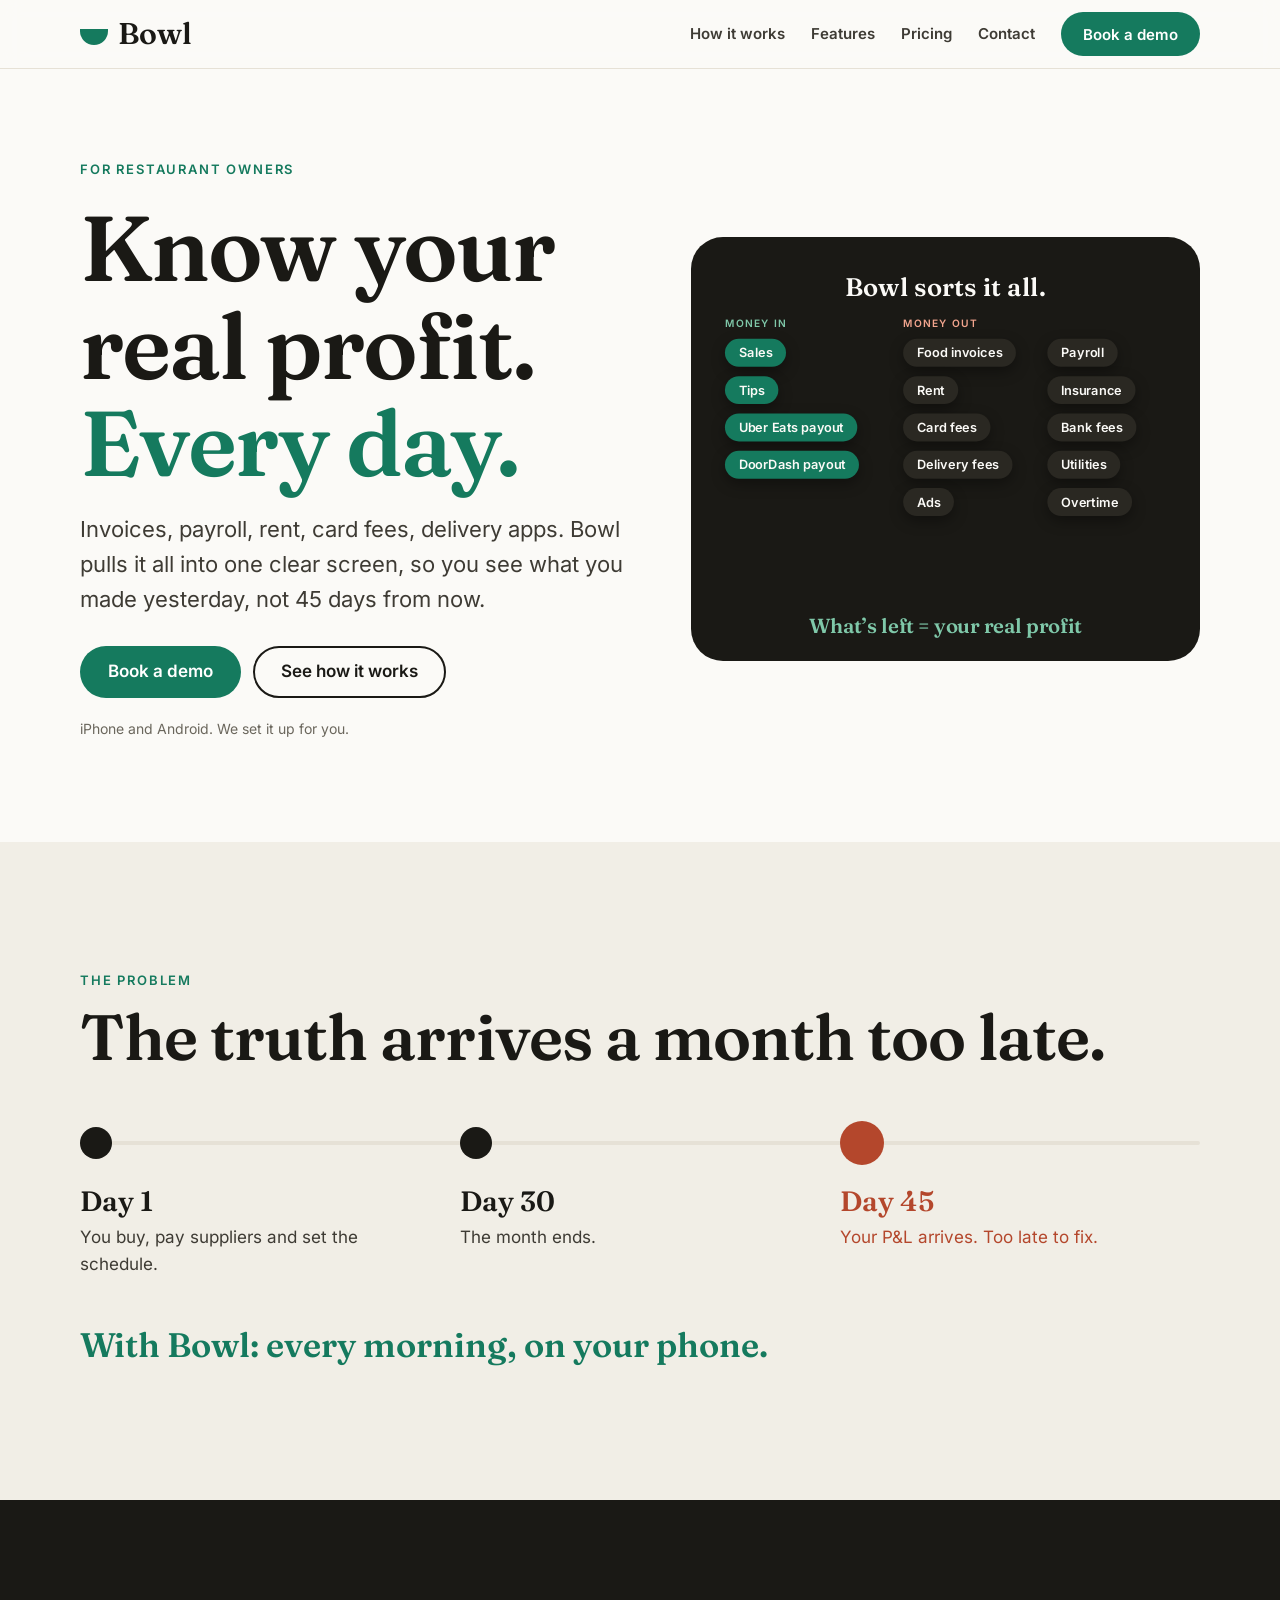
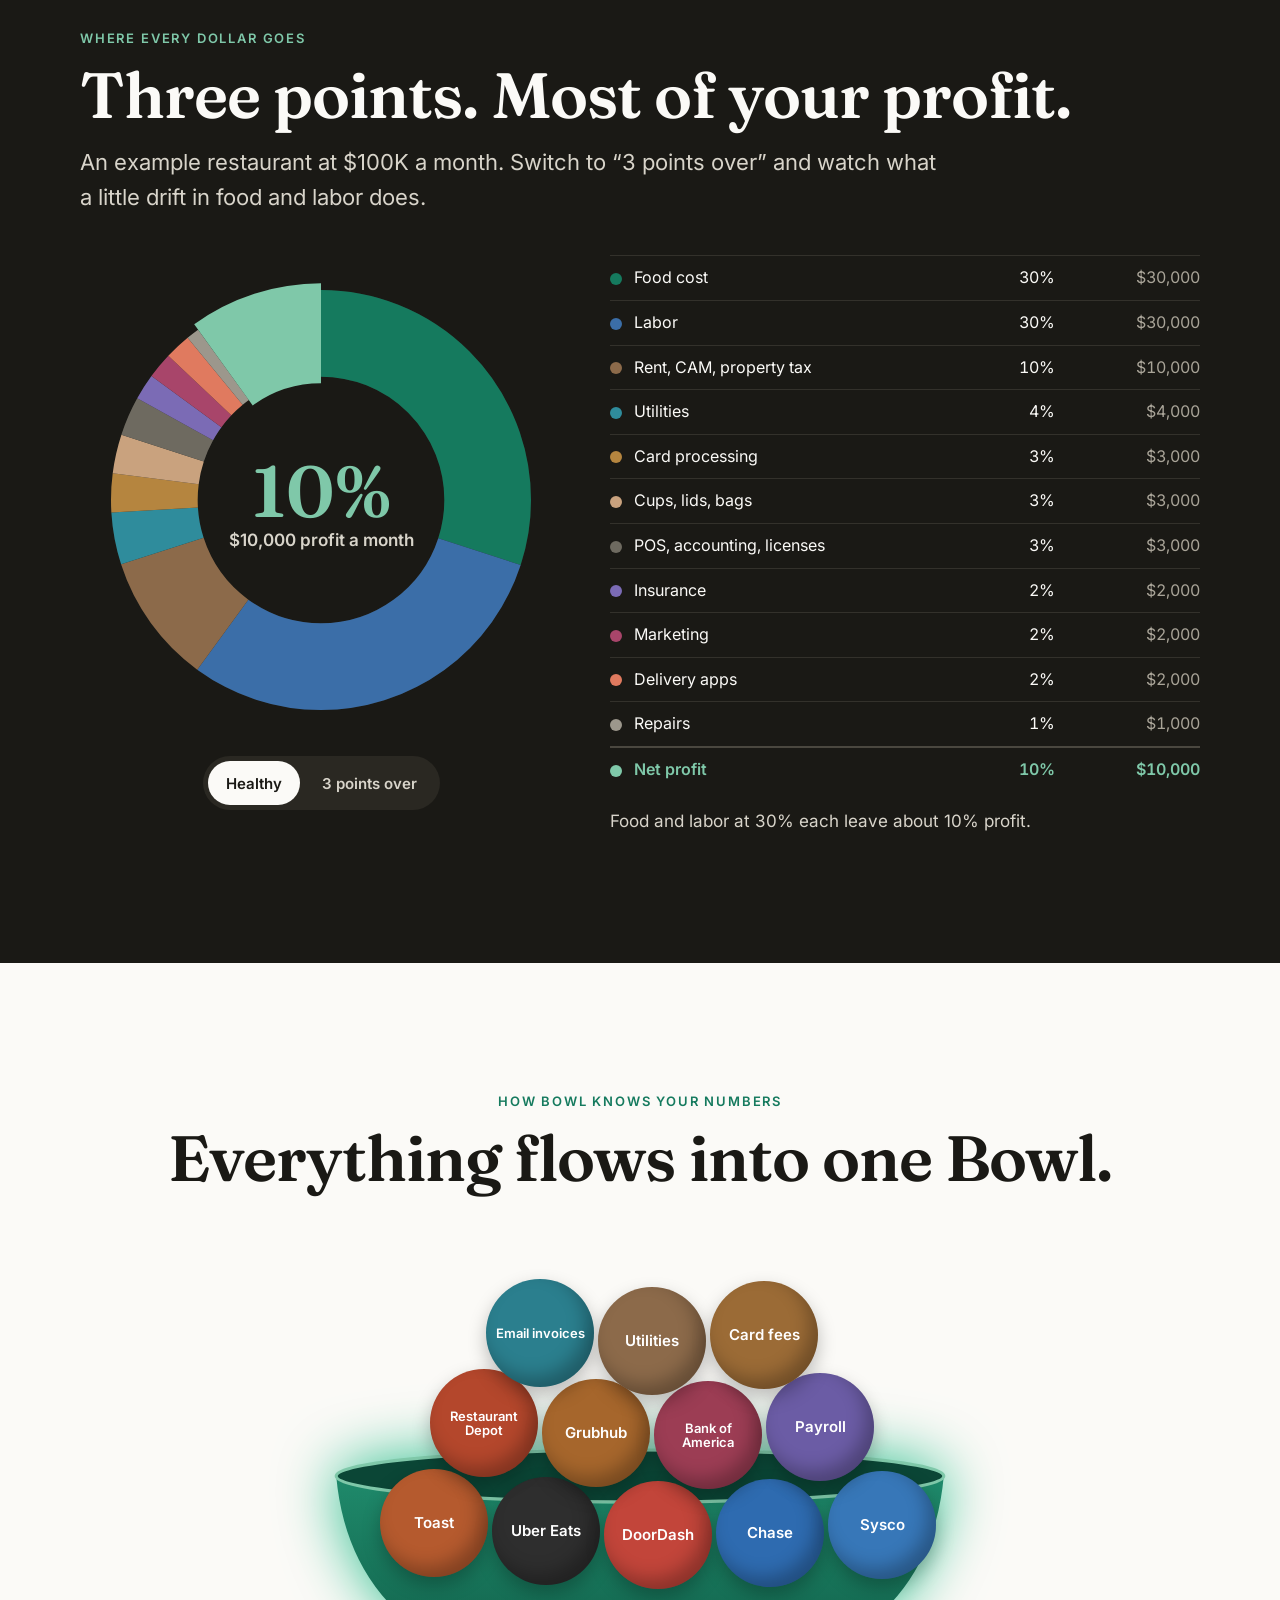
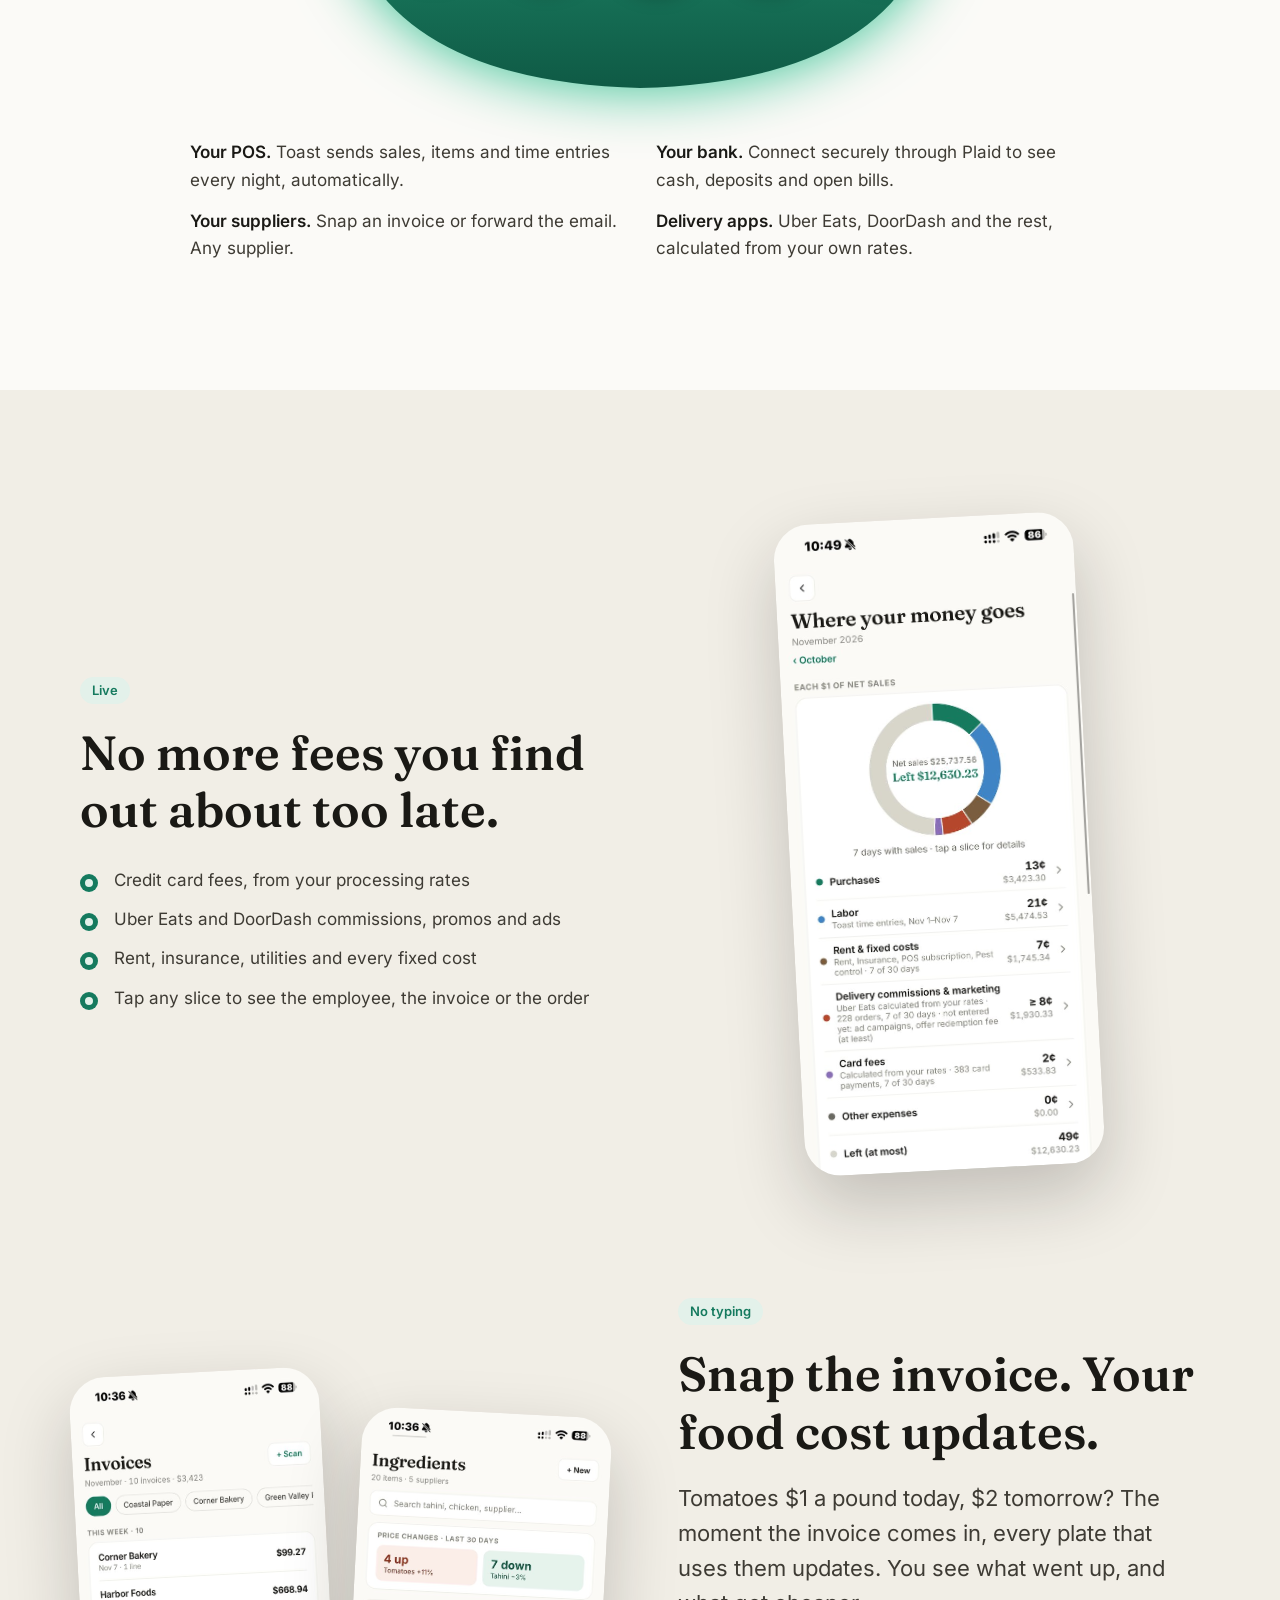
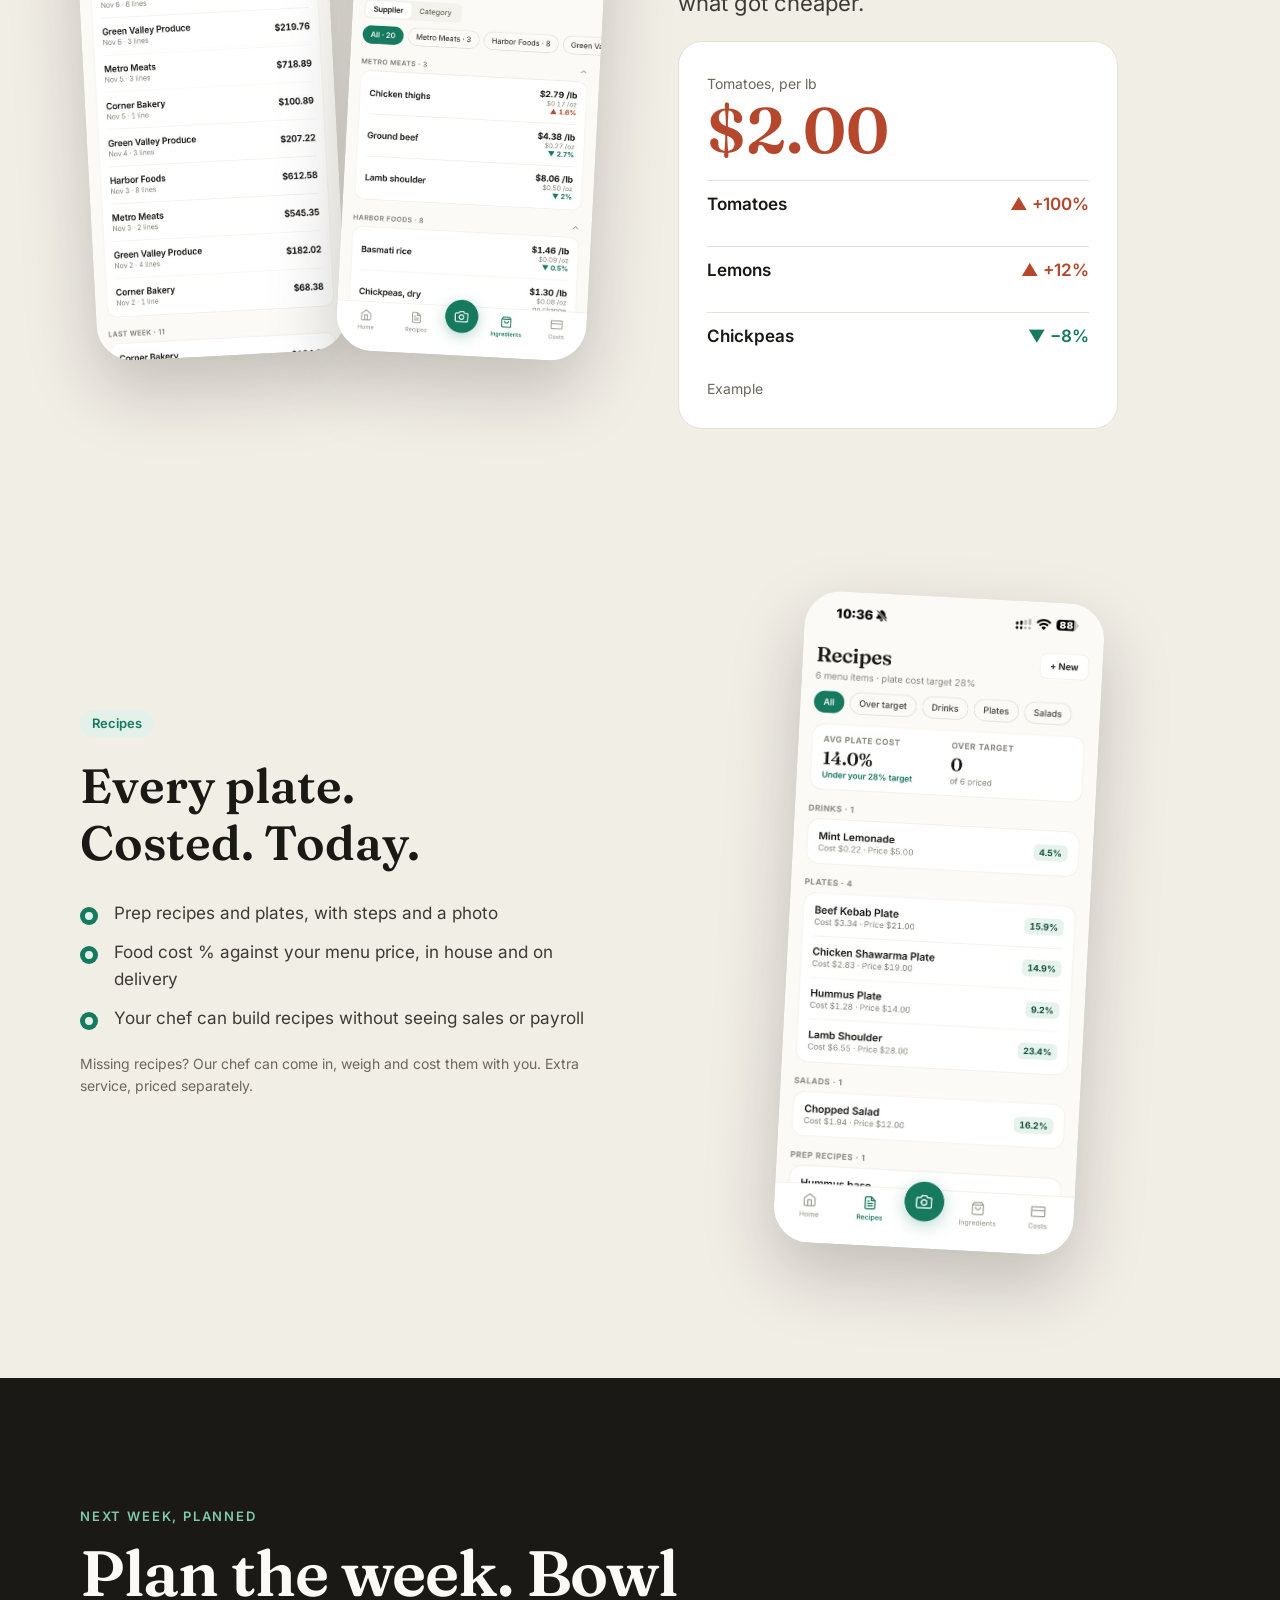
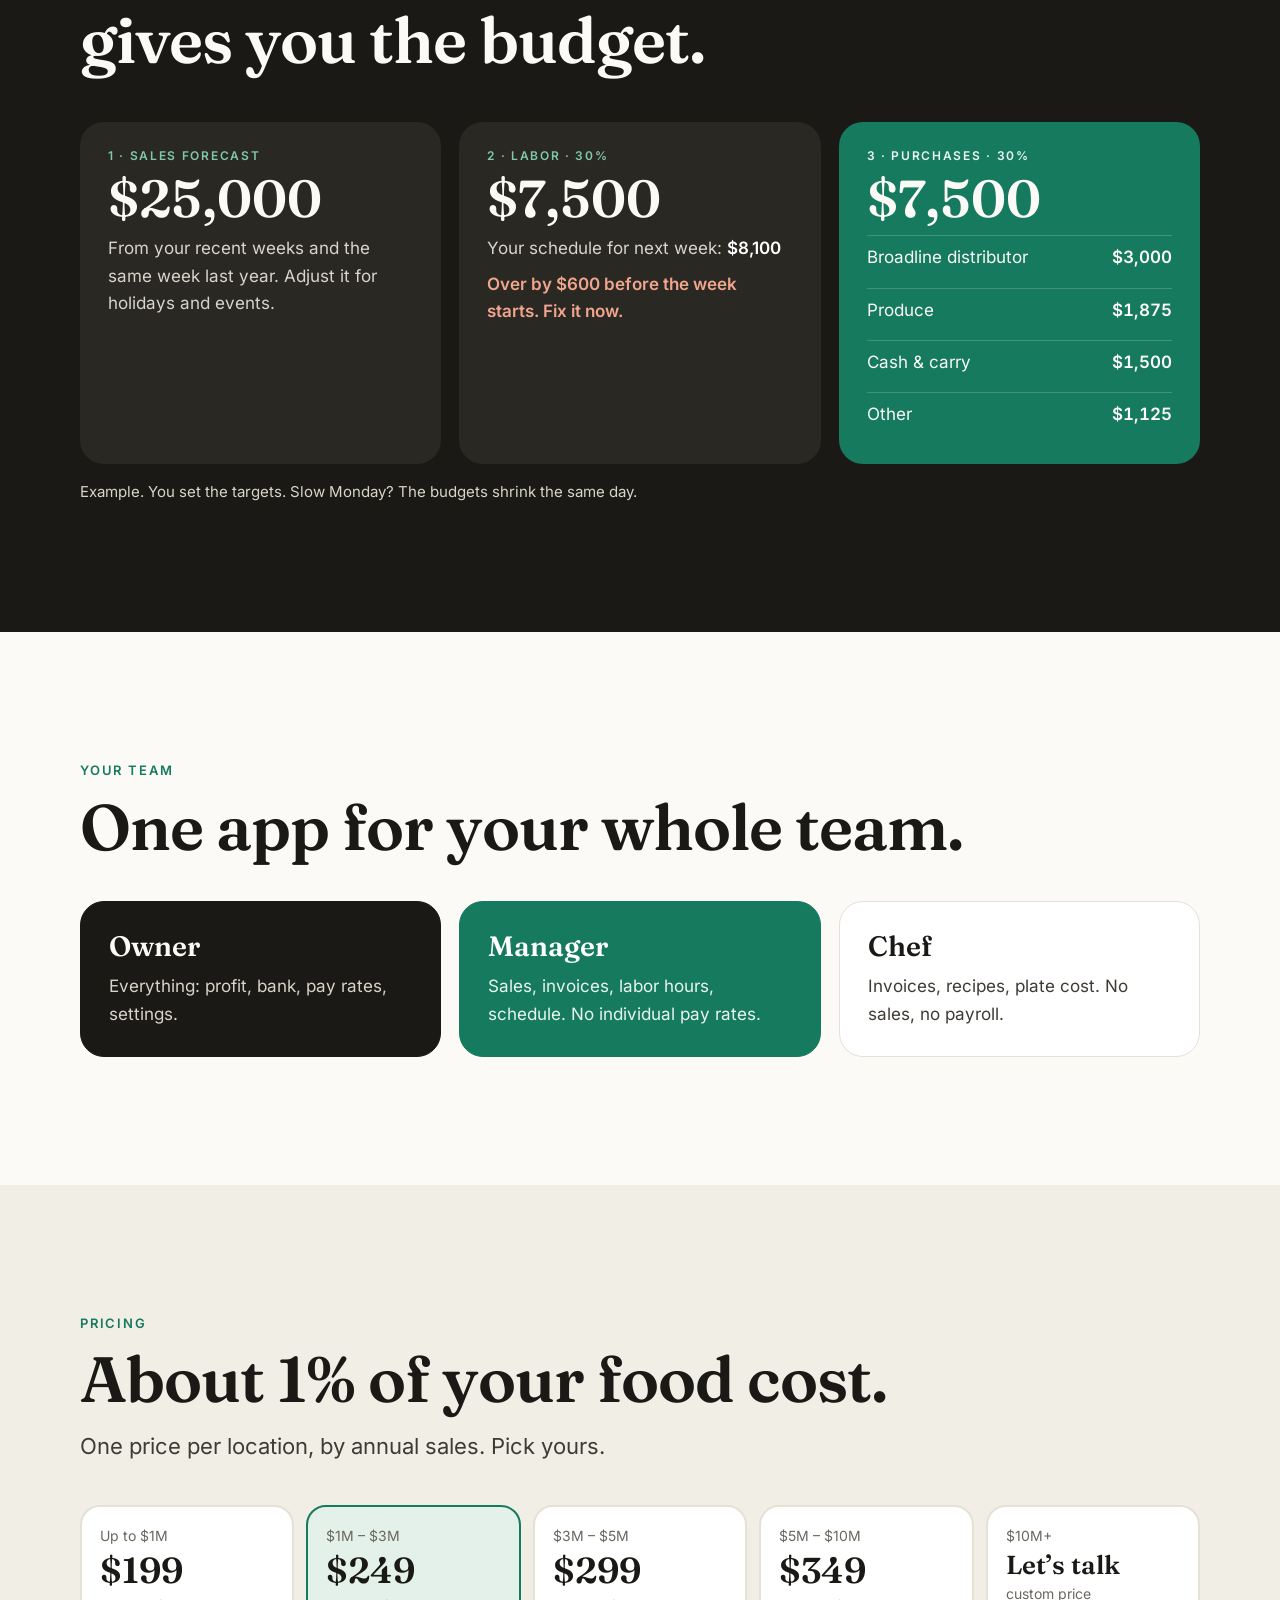
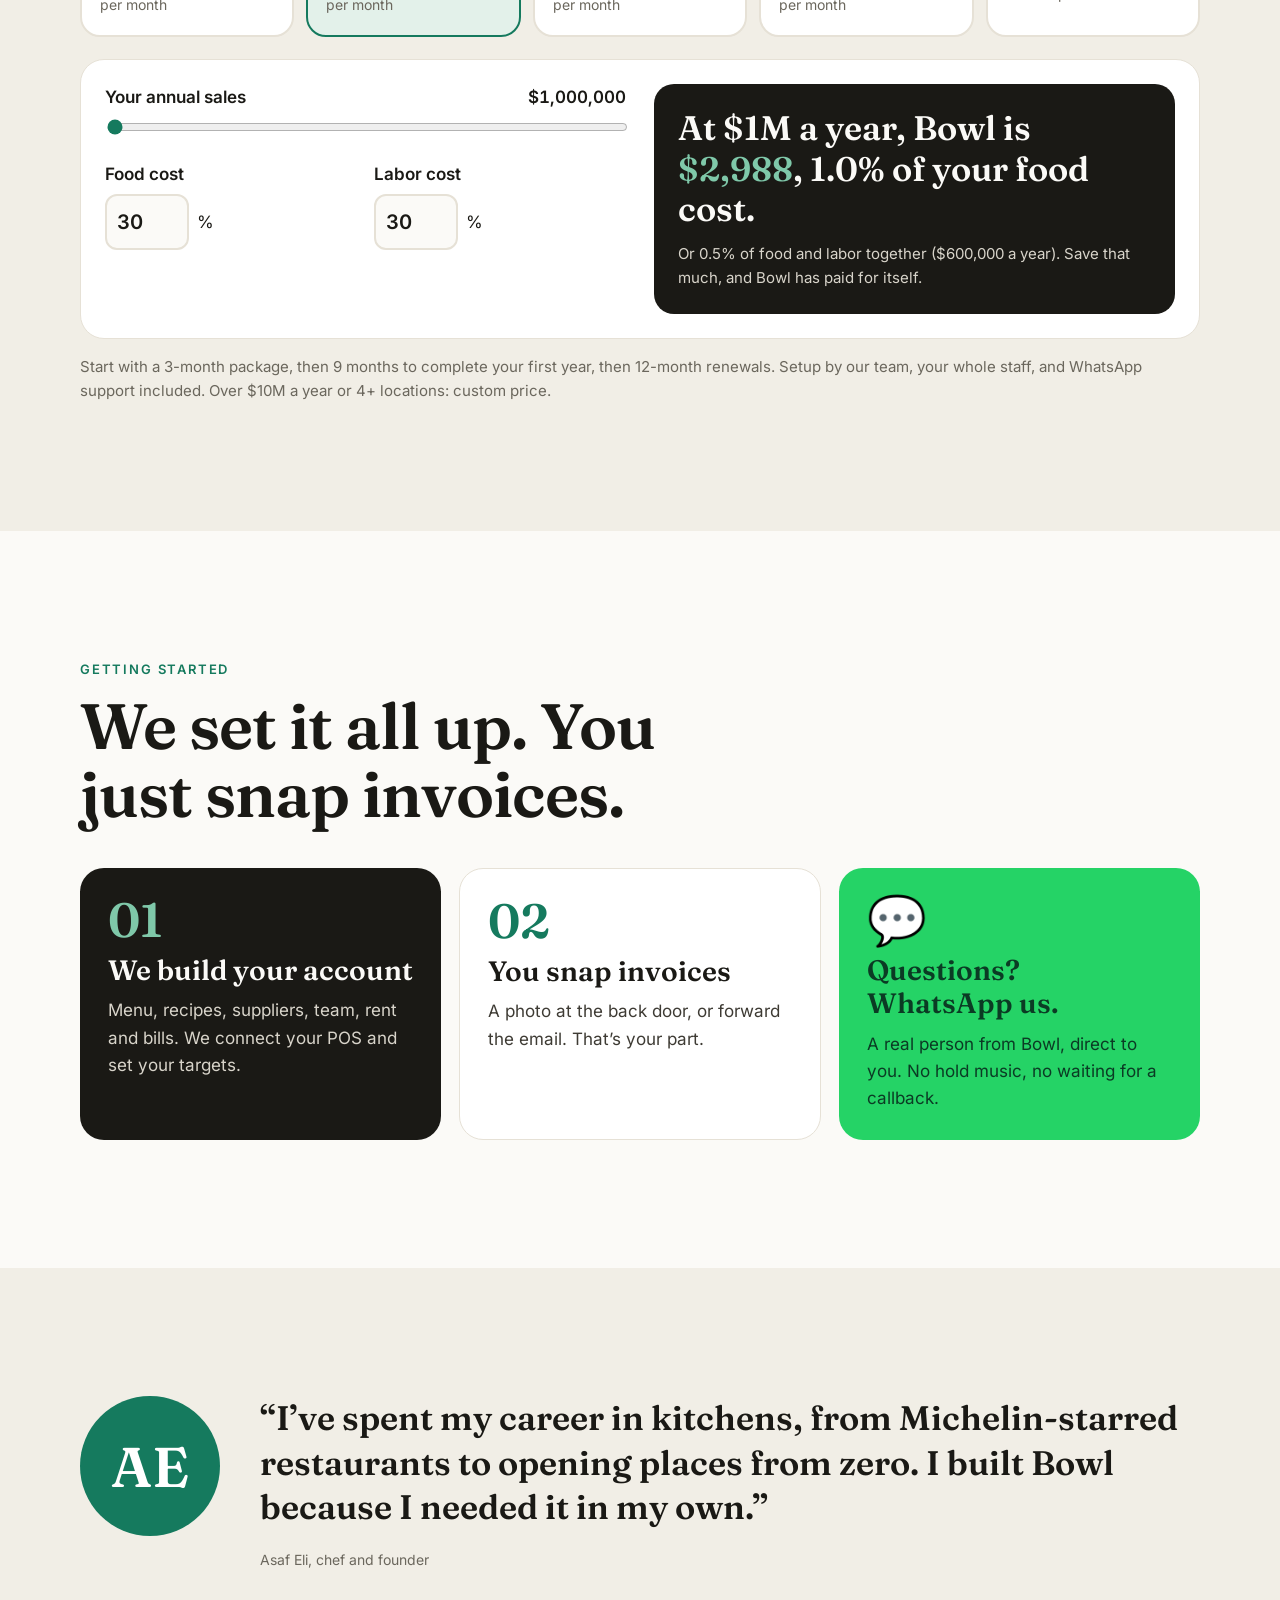
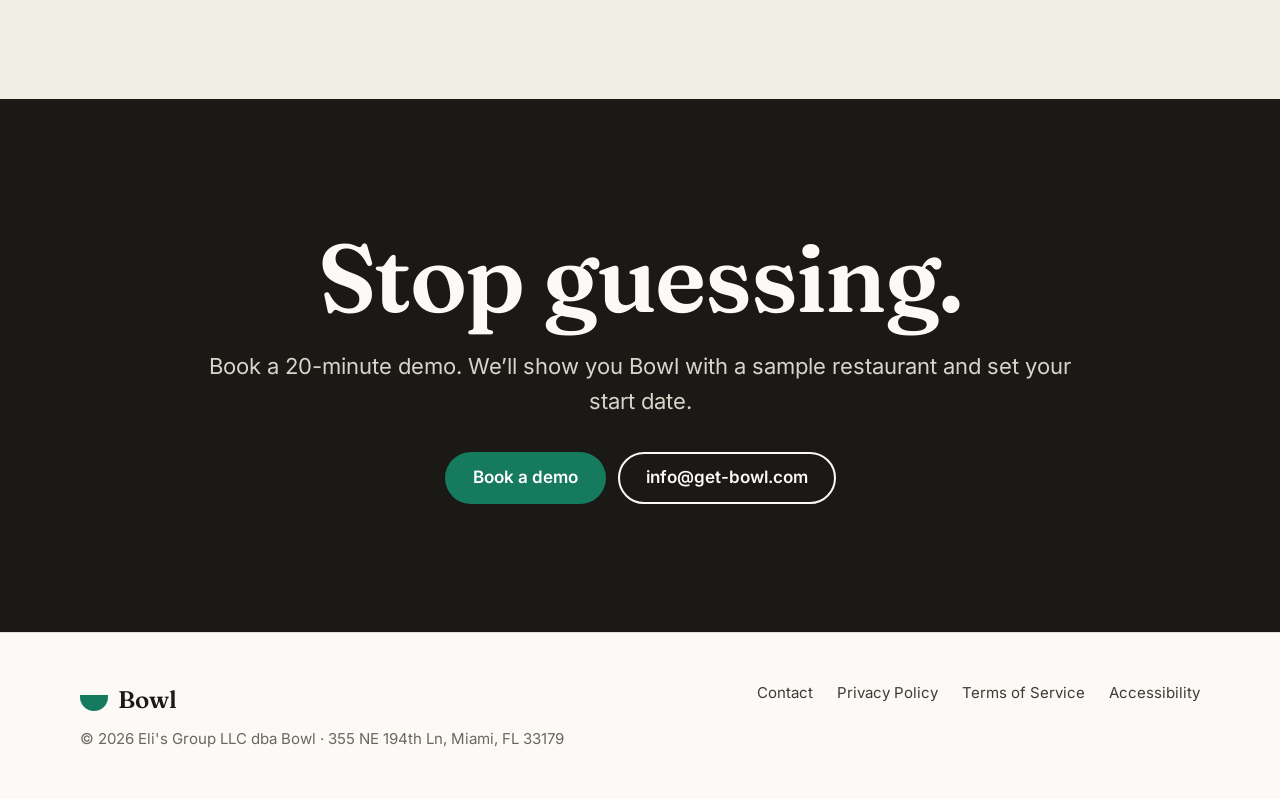
<file: index.html>
<!doctype html>
<html lang="en">
<head>
<!-- site:head -->
<meta charset="utf-8">
<meta name="viewport" content="width=device-width, initial-scale=1, minimum-scale=1, viewport-fit=cover">
<meta name="theme-color" content="#157A5E">
<link rel="icon" href="/favicon.png">
<link rel="apple-touch-icon" href="/apple-touch-icon.png">
<link rel="preload" href="/fonts/Fraunces-600.ttf" as="font" type="font/ttf" crossorigin>
<link rel="preload" href="/fonts/Inter-400.ttf" as="font" type="font/ttf" crossorigin>
<link rel="stylesheet" href="/site.css">
<!-- /site:head -->
<title>Bowl · Know your real profit, every day</title>
<meta name="description" content="Bowl shows restaurant owners their real profit every day: food cost, labor and every fee, live from your POS, bank and invoices.">
<link rel="canonical" href="https://get-bowl.com/">
<meta property="og:type" content="website">
<meta property="og:site_name" content="Bowl">
<meta property="og:title" content="Bowl · Know your real profit, every day">
<meta property="og:description" content="Bowl shows restaurant owners their real profit every day: food cost, labor and every fee, live from your POS, bank and invoices.">
<meta property="og:url" content="https://get-bowl.com/">
<meta property="og:image" content="https://get-bowl.com/screens/3-sales.jpg">
<meta property="og:image:width" content="603">
<meta property="og:image:height" content="1311">
<meta property="og:image:alt" content="The Bowl app's home screen: sales this week against the forecast, with the purchases and labor budgets (example restaurant)">
<meta name="twitter:card" content="summary">
</head>
<body>
<!-- site:header -->
<a class="skip" href="#main">Skip to content</a>
<header class="top">
  <div class="wrap">
    <a class="logo" href="/" aria-label="Bowl home"><i aria-hidden="true"></i>Bowl</a>
    <nav class="nav" aria-label="Main">
      <a href="/#how">How it works</a>
      <a href="/#features">Features</a>
      <a href="/#pricing">Pricing</a>
      <a href="/contact">Contact</a>
      <a class="btn btn-primary" href="/contact">Book a demo</a>
    </nav>
  </div>
</header>
<!-- /site:header -->

<main id="main">

<!-- HERO -->
<section class="hero" aria-labelledby="h-hero">
  <div class="wrap">
    <div class="stack">
      <p class="eyebrow">For restaurant owners</p>
      <h1 id="h-hero">Know your real profit. <em>Every day.</em></h1>
      <p class="lead">Invoices, payroll, rent, card fees, delivery apps. Bowl pulls it all into one clear screen, so you see what you made yesterday, not 45 days from now.</p>
      <div class="row" style="margin-top:8px">
        <a class="btn btn-primary" href="/contact">Book a demo</a>
        <a class="btn btn-ghost" href="#how">See how it works</a>
      </div>
      <p class="hint">iPhone and Android. We set it up for you.</p>
    </div>
    <div class="stage" id="stage" role="img" aria-label="Animation: bills, payroll, rent and fees fall into a bowl, then Bowl sorts them into money in and money out.">
      <div class="stage-in" id="stageIn">
        <svg id="sBowl" width="440" height="170" viewBox="0 0 900 340" style="position:absolute;left:80px;top:300px;transition:opacity .8s,filter .8s" aria-hidden="true"><path d="M10 40 Q450 120 890 40 Q860 320 450 330 Q40 320 10 40Z" fill="#2A2822" stroke="#3E3B34" stroke-width="6"/><ellipse cx="450" cy="40" rx="440" ry="34" fill="none" stroke="#5A564C" stroke-width="6"/></svg>
        <div class="cap" id="sCap1" style="top:36px">Invoices. Payroll. Rent. Fees.</div>
        <div class="cap" id="sCap2" style="top:36px;opacity:0">Bowl sorts it all.</div>
        <div class="lbl" id="sIn" style="left:40px;top:96px;opacity:0">MONEY IN</div>
        <div class="lbl" id="sOut" style="left:250px;top:96px;opacity:0;color:#F2A58E">MONEY OUT</div>
        <div class="cap" id="sLeft" style="top:440px;font-size:24px;color:#7FC8A9;opacity:0">What’s left = your real profit</div>
      </div>
    </div>
  </div>
</section>

<!-- PROBLEM -->
<section class="band" id="how" aria-labelledby="h-late">
  <div class="wrap">
    <p class="eyebrow">The problem</p>
    <h2 id="h-late" style="margin-top:12px">The truth arrives a month too late.</h2>
    <div class="tl">
      <div><b>Day 1</b><p>You buy, pay suppliers and set the schedule.</p></div>
      <div><b>Day 30</b><p>The month ends.</p></div>
      <div><b>Day 45</b><p>Your P&amp;L arrives. Too late to fix.</p></div>
    </div>
    <p class="callout">With Bowl: every morning, on your phone.</p>
  </div>
</section>

<!-- DONUT -->
<section class="dark" aria-labelledby="h-points">
  <div class="wrap">
    <p class="eyebrow">Where every dollar goes</p>
    <h2 id="h-points" style="margin-top:12px">Three points. Most of your profit.</h2>
    <p class="lead" style="margin-top:16px">An example restaurant at $100K a month. Switch to “3 points over” and watch what a little drift in food and labor does.</p>
    <div class="donut-grid">
      <div>
        <div class="donut">
          <svg viewBox="0 0 660 660" aria-hidden="true"><g id="dG" transform="rotate(-90 330 330)"><circle cx="330" cy="330" r="250" fill="none" stroke="#2A2822" stroke-width="130"/></g></svg>
          <div class="mid"><b id="dPct">10%</b><span id="dAmt">$10,000 profit a month</span></div>
        </div>
        <div style="text-align:center"><div class="toggle" role="group" aria-label="Scenario">
          <button type="button" id="tHealthy" aria-pressed="true">Healthy</button>
          <button type="button" id="tOver" aria-pressed="false">3 points over</button>
        </div></div>
      </div>
      <div class="tablewrap">
        <table class="legend" aria-describedby="dNote"><caption class="sr">Monthly costs for an example restaurant with $100,000 in sales</caption><thead class="sr-head"><tr><th scope="col">Cost</th><th scope="col">Share of sales</th><th scope="col">Per month</th></tr></thead><tbody id="dRows"></tbody></table>
        <p id="dNote" style="margin-top:16px;color:var(--on-dark2)" aria-live="polite">Food and labor at 30% each leave about 10% profit.</p>
      </div>
    </div>
  </div>
</section>

<!-- CONNECT -->
<section aria-labelledby="h-connect">
  <div class="wrap">
    <p class="eyebrow" style="text-align:center">How Bowl knows your numbers</p>
    <h2 id="h-connect" style="text-align:center;margin-top:12px">Everything flows into one Bowl.</h2>
    <div class="bowl-stage" id="bStage" role="img" aria-label="Toast, Uber Eats, DoorDash, your bank, suppliers, payroll and bills drop into one bowl.">
      <div class="bowl-in" id="bIn">
        <svg width="620" height="250" viewBox="0 0 1000 400" style="position:absolute;left:100px;top:205px;transition:filter 1s" id="bBowl" aria-hidden="true"><defs><linearGradient id="gr" x1="0" y1="0" x2="0" y2="1"><stop offset="0" stop-color="#1F8A6B"/><stop offset="1" stop-color="#0F5A45"/></linearGradient></defs><path d="M10 50 Q500 140 990 50 Q960 380 500 392 Q40 380 10 50Z" fill="url(#gr)"/><ellipse cx="500" cy="50" rx="490" ry="42" fill="#0B4636"/><ellipse cx="500" cy="50" rx="490" ry="42" fill="none" stroke="#7FC8A9" stroke-width="5"/></svg>
      </div>
    </div>
    <div class="how-list">
      <p><b>Your POS.</b> Toast sends sales, items and time entries every night, automatically.</p>
      <p><b>Your bank.</b> Connect securely through Plaid to see cash, deposits and open bills.</p>
      <p><b>Your suppliers.</b> Snap an invoice or forward the email. Any supplier.</p>
      <p><b>Delivery apps.</b> Uber Eats, DoorDash and the rest, calculated from your own rates.</p>
    </div>
  </div>
</section>

<!-- FEATURES -->
<section class="band" id="features" aria-labelledby="h-feat">
  <div class="wrap">
    <h2 id="h-feat" class="sr">Features</h2>

    <div class="feat rv">
      <div class="stack">
        <span class="pill">Live</span>
        <h3 style="font-size:clamp(30px,4vw,48px)">No more fees you find out about too late.</h3>
        <ul class="ticks">
          <li>Credit card fees, from your processing rates</li>
          <li>Uber Eats and DoorDash commissions, promos and ads</li>
          <li>Rent, insurance, utilities and every fixed cost</li>
          <li>Tap any slice to see the employee, the invoice or the order</li>
        </ul>
      </div>
      <div class="shot"><img class="phone tilt-l" src="screens/2-money.jpg" alt="Bowl screen: where your money goes, each dollar of sales split into purchases, labor, rent, delivery and card fees" width="603" height="1311" loading="lazy"></div>
    </div>

    <div class="feat flip rv">
      <div class="stack">
        <span class="pill">No typing</span>
        <h3 style="font-size:clamp(30px,4vw,48px)">Snap the invoice. Your food cost updates.</h3>
        <p class="lead">Tomatoes $1 a pound today, $2 tomorrow? The moment the invoice comes in, every plate that uses them updates. You see what went up, and what got cheaper.</p>
        <div class="price-card" aria-label="Example price change">
          <div><span class="hint">Tomatoes, per lb</span><div class="big" id="tom">$1.00</div></div>
          <div class="chg"><span>Tomatoes</span><span class="up">▲ +100%</span></div>
          <div class="chg"><span>Lemons</span><span class="up">▲ +12%</span></div>
          <div class="chg"><span>Chickpeas</span><span class="dn">▼ −8%</span></div>
          <span class="hint">Example</span>
        </div>
      </div>
      <div class="shot"><img class="phone small tilt-l" src="screens/5-invoices.jpg" alt="Bowl invoices screen grouped by supplier" width="603" height="1311" loading="lazy"><img class="phone small tilt-r" src="screens/7-ingredients.jpg" alt="Bowl ingredients screen with current prices" width="603" height="1311" loading="lazy"></div>
    </div>

    <div class="feat rv">
      <div class="stack">
        <span class="pill">Recipes</span>
        <h3 style="font-size:clamp(30px,4vw,48px)">Every plate. Costed. Today.</h3>
        <ul class="ticks">
          <li>Prep recipes and plates, with steps and a photo</li>
          <li>Food cost % against your menu price, in house and on delivery</li>
          <li>Your chef can build recipes without seeing sales or payroll</li>
        </ul>
        <p class="hint">Missing recipes? Our chef can come in, weigh and cost them with you. Extra service, priced separately.</p>
      </div>
      <div class="shot"><img class="phone tilt-r" src="screens/6-recipes.jpg" alt="Bowl recipes screen with plate cost and food cost percentage" width="603" height="1311" loading="lazy"></div>
    </div>
  </div>
</section>

<!-- BUDGET -->
<section class="dark" aria-labelledby="h-budget">
  <div class="wrap">
    <p class="eyebrow">Next week, planned</p>
    <h2 id="h-budget" style="margin-top:12px">Plan the week. Bowl gives you the budget.</h2>
    <div class="steps3">
      <div class="step rv"><span class="k">1 · SALES FORECAST</span><span class="n">$25,000</span><p>From your recent weeks and the same week last year. Adjust it for holidays and events.</p></div>
      <div class="step rv"><span class="k">2 · LABOR · 30%</span><span class="n">$7,500</span><p>Your schedule for next week: <b style="color:#fff">$8,100</b></p><p class="warn">Over by $600 before the week starts. Fix it now.</p></div>
      <div class="step go rv"><span class="k">3 · PURCHASES · 30%</span><span class="n">$7,500</span>
        <div class="sup"><span>Broadline distributor</span><b>$3,000</b></div>
        <div class="sup"><span>Produce</span><b>$1,875</b></div>
        <div class="sup"><span>Cash &amp; carry</span><b>$1,500</b></div>
        <div class="sup"><span>Other</span><b>$1,125</b></div></div>
    </div>
    <p class="fine" style="color:var(--on-dark2)">Example. You set the targets. Slow Monday? The budgets shrink the same day.</p>
  </div>
</section>

<!-- TEAM -->
<section aria-labelledby="h-team">
  <div class="wrap">
    <p class="eyebrow">Your team</p>
    <h2 id="h-team" style="margin-top:12px">One app for your whole team.</h2>
    <div class="roles">
      <div class="role o rv"><h3>Owner</h3><p>Everything: profit, bank, pay rates, settings.</p></div>
      <div class="role m rv"><h3>Manager</h3><p>Sales, invoices, labor hours, schedule. No individual pay rates.</p></div>
      <div class="role rv"><h3>Chef</h3><p>Invoices, recipes, plate cost. No sales, no payroll.</p></div>
    </div>
  </div>
</section>

<!-- PRICING -->
<section class="band" id="pricing" aria-labelledby="h-price">
  <div class="wrap">
    <p class="eyebrow">Pricing</p>
    <h2 id="h-price" style="margin-top:12px">About 1% of your food cost.</h2>
    <p class="lead" style="margin-top:16px">One price per location, by annual sales. Pick yours.</p>
    <div class="tiers" role="group" aria-label="Annual sales" id="tiers"></div>
    <div class="calc">
      <div>
        <label for="rev">Your annual sales <output id="revOut" for="rev"></output></label>
        <input type="range" id="rev">
        <div class="two">
          <div><label for="food">Food cost</label><div class="numin"><input id="food" type="number" min="0" max="100" value="30" inputmode="numeric"><span>%</span></div></div>
          <div><label for="labor">Labor cost</label><div class="numin"><input id="labor" type="number" min="0" max="100" value="30" inputmode="numeric"><span>%</span></div></div>
        </div>
      </div>
      <div class="result" aria-live="polite">
        <div class="big" id="rBig"></div>
        <small id="rSmall"></small>
      </div>
    </div>
    <p class="fine">Start with a 3-month package, then 9 months to complete your first year, then 12-month renewals. Setup by our team, your whole staff, and WhatsApp support included. Over $10M a year or 4+ locations: custom price.</p>
  </div>
</section>

<!-- SETUP -->
<section aria-labelledby="h-setup">
  <div class="wrap">
    <p class="eyebrow">Getting started</p>
    <h2 id="h-setup" style="margin-top:12px">We set it all up. You just snap invoices.</h2>
    <div class="setup">
      <div class="card c1 rv"><span class="num">01</span><h3>We build your account</h3><p>Menu, recipes, suppliers, team, rent and bills. We connect your POS and set your targets.</p></div>
      <div class="card c2 rv"><span class="num">02</span><h3>You snap invoices</h3><p>A photo at the back door, or forward the email. That’s your part.</p></div>
      <div class="card c3 rv"><span class="num" aria-hidden="true">💬</span><h3>Questions? WhatsApp us.</h3><p>A real person from Bowl, direct to you. No hold music, no waiting for a callback.</p></div>
    </div>
  </div>
</section>

<!-- FOUNDER -->
<section class="band" aria-labelledby="h-founder">
  <div class="wrap founder">
    <div class="mono" aria-hidden="true">AE</div>
    <div class="stack">
      <h2 id="h-founder" class="sr">From the founder</h2>
      <blockquote>“I’ve spent my career in kitchens, from Michelin-starred restaurants to opening places from zero. I built Bowl because I needed it in my own.”</blockquote>
      <p class="hint">Asaf Eli, chef and founder</p>
    </div>
  </div>
</section>

<!-- CTA -->
<section class="dark cta" aria-labelledby="h-cta">
  <div class="wrap">
    <h2 id="h-cta" style="font-size:clamp(44px,8vw,96px)">Stop guessing.</h2>
    <p class="lead" style="margin:20px auto 0">Book a 20-minute demo. We’ll show you Bowl with a sample restaurant and set your start date.</p>
    <div class="row"><a class="btn btn-primary" href="/contact">Book a demo</a><a class="btn btn-ghost" href="mailto:info@get-bowl.com">info@get-bowl.com</a></div>
  </div>
</section>
</main>

<!-- site:footer -->
<footer>
  <div class="wrap">
    <div class="stack" style="gap:8px">
      <a class="logo" href="/" style="font-size:24px"><i aria-hidden="true"></i>Bowl</a>
      <span>© 2026 Eli's Group LLC dba Bowl · 355 NE 194th Ln, Miami, FL 33179</span>
    </div>
    <nav aria-label="Footer">
      <a href="/contact">Contact</a>
      <a href="/privacy">Privacy Policy</a>
      <a href="/terms">Terms of Service</a>
      <a href="/accessibility">Accessibility</a>
    </nav>
  </div>
</footer>
<!-- /site:footer -->

<script>
(function(){
var RM=window.matchMedia&&matchMedia('(prefers-reduced-motion: reduce)').matches;
document.documentElement.classList.add('js');
function $(i){return document.getElementById(i)}
function fitBox(box,inner,w){function f(){inner.style.transform='scale('+(box.clientWidth/w)+')'}f();addEventListener('resize',f)}
function onView(el,fn){if(!('IntersectionObserver' in window)){fn();return}var io=new IntersectionObserver(function(es){es.forEach(function(e){if(e.isIntersecting){io.disconnect();fn()}})},{threshold:.35});io.observe(el)}

/* reveal: anything already on screen shows at once, and everything shows after 1.5s no matter what */
var rv=[].slice.call(document.querySelectorAll('.rv'));
if('IntersectionObserver' in window){var io=new IntersectionObserver(function(es){es.forEach(function(e){if(e.isIntersecting){e.target.classList.add('in');io.unobserve(e.target)}})},{threshold:.12});rv.forEach(function(el){io.observe(el)})}
setTimeout(function(){rv.forEach(function(el){el.classList.add('in')})},1500);

/* HERO: chips fall into the bowl, then sort into money in / money out */
var sIn=$('stageIn');fitBox($('stage'),sIn,600);
var IN=['Sales','Tips','Uber Eats payout','DoorDash payout'],OUT=['Food invoices','Payroll','Rent','Insurance','Card fees','Bank fees','Delivery fees','Utilities','Ads','Overtime'];
var COL=['#B4472C','#3B6EA8','#7A5A3C','#6B5CA5','#976835','#5A564C','#BA5238','#2F7D8C','#9C3D54','#8C6B2F'];
var all=OUT.map(function(n,i){return{n:n,inn:false,k:i}}).concat(IN.map(function(n,i){return{n:n,inn:true,k:i}}));
function mv(c,x,y,r){c.style.transform='translate('+x+'px,'+y+'px) rotate('+r+'deg)'}
function sorted(a){if(a.inn){mv(a.c,40,120+a.k*44,0)}else{mv(a.c,250+(a.k%2)*170,120+Math.floor(a.k/2)*44,0);a.c.style.background='#2A2822'}}
all.forEach(function(a,i){var c=document.createElement('div');c.className='chip';c.textContent=a.n;c.style.background=a.inn?'#157A5E':COL[i%COL.length];sIn.appendChild(c);a.c=c});
function endState(){all.forEach(sorted);$('sBowl').style.opacity=0;$('sCap1').style.opacity=0;$('sCap2').style.opacity=1;$('sIn').style.opacity=1;$('sOut').style.opacity=1;$('sLeft').style.opacity=1}
if(RM){all.forEach(function(a){a.c.style.transition='none'});endState()}else{
  var order=all.slice().sort(function(){return Math.random()-.5});
  order.forEach(function(a){a.c.style.transition='none';mv(a.c,40+Math.random()*440,-60,Math.random()*60-30)});
  order.forEach(function(a,i){setTimeout(function(){a.c.style.transition='';mv(a.c,110+Math.random()*290,300+Math.random()*80,Math.random()*60-30)},300+i*170)});
  setTimeout(function(){$('sBowl').style.filter='drop-shadow(0 0 24px #157A5E)';$('sCap1').style.opacity=0;$('sCap2').style.opacity=1},3400);
  setTimeout(function(){all.forEach(function(a){a.c.style.transition='transform 1s cubic-bezier(.2,.8,.2,1),background .8s'});endState()},4000);
}

/* DONUT: healthy vs 3 points over */
var D=[['Food cost',30,33,'#157A5E'],['Labor',30,33,'#3B6EA8'],['Rent, CAM, property tax',10,10,'#8C6A4A'],['Utilities',4,4,'#2F8C9C'],['Card processing',3,3,'#B5853F'],['Cups, lids, bags',3,3,'#C9A27E'],['POS, accounting, licenses',3,3,'#6E6A60'],['Insurance',2,2,'#7B6BB5'],['Marketing',2,2,'#A8456A'],['Delivery apps',2,2,'#E07A5F'],['Repairs',1,1,'#9C978C'],['Net profit',10,4,'#7FC8A9']];
var C=1571,NS='http://www.w3.org/2000/svg',segs=[],rows=[];
D.forEach(function(d,i){var c=document.createElementNS(NS,'circle');['cx','cy'].forEach(function(a){c.setAttribute(a,330)});c.setAttribute('r',250);c.setAttribute('fill','none');c.setAttribute('stroke',d[3]);c.setAttribute('stroke-width',i==11?150:130);$('dG').appendChild(c);segs.push(c);
var tr=document.createElement('tr');if(i==11)tr.className='profit';tr.innerHTML='<th scope="row"><span class="dot" aria-hidden="true" style="background:'+d[3]+'"></span>'+d[0]+'</th><td class="p"></td><td class="m"></td>';$('dRows').appendChild(tr);rows.push(tr)});
function setD(over){var o=0;D.forEach(function(d,i){var v=over?d[2]:d[1];segs[i].setAttribute('stroke-dashoffset',-o*C/100);segs[i].setAttribute('stroke-dasharray',(v*C/100)+' '+C);o+=v;
rows[i].querySelector('.p').textContent=v+'%';rows[i].querySelector('.m').textContent='$'+(v*1000).toLocaleString('en-US');rows[i].classList.toggle('hot',over&&d[1]!==d[2]&&i!==11)});
$('dPct').textContent=over?'4%':'10%';$('dPct').style.color=over?'#F2A58E':'';$('dAmt').textContent=(over?'$4,000':'$10,000')+' profit a month';
$('dNote').textContent=over?'Food and labor 3 points over each: profit falls from $10,000 to $4,000 a month. That’s $72,000 a year.':'Food and labor at 30% each leave about 10% profit.';
$('tHealthy').setAttribute('aria-pressed',!over);$('tOver').setAttribute('aria-pressed',over)}
segs.forEach(function(s){s.setAttribute('stroke-dasharray','0 '+C)});
$('tHealthy').onclick=function(){setD(false)};$('tOver').onclick=function(){setD(true)};
setD(false);

/* CONNECT: balls fall into the bowl when scrolled into view */
var bIn=$('bIn');fitBox($('bStage'),bIn,820);
var N=[['Toast','#B55A2E'],['Uber Eats','#2E2E2E'],['DoorDash','#C2453A'],['Chase','#2E6BB0'],['Sysco','#3777B8'],['Restaurant Depot','#B4472C'],['Grubhub','#A6662C'],['Bank of America','#9C3D54'],['Payroll','#6B5CA5'],['Email invoices','#2B7F8E'],['Utilities','#8C6A4A'],['Card fees','#9B6B36']];
var P=[[150,230],[262,238],[374,242],[486,240],[598,232],[200,130],[312,140],[424,142],[536,134],[256,40],[368,48],[480,42]];
var balls=N.map(function(n,i){var b=document.createElement('div');b.className='ball';b.textContent=n[0];b.style.background=n[1];if(n[0].length>12)b.style.fontSize='13px';bIn.appendChild(b);return b});
function place(i){balls[i].style.transform='translate('+P[i][0]+'px,'+P[i][1]+'px)'}
if(RM){balls.forEach(function(b,i){b.style.transition='none';place(i)})}else{
  balls.forEach(function(b,i){b.style.transition='none';b.style.transform='translate('+P[i][0]+'px,-160px)'});
  onView($('bStage'),function(){balls.forEach(function(b,i){setTimeout(function(){b.style.transition='';place(i)},i*170)});setTimeout(function(){$('bBowl').style.filter='drop-shadow(0 0 30px #2FBF8F)'},N.length*170+900)});
  setTimeout(function(){balls.forEach(function(b,i){if(b.style.transition==='none'){b.style.transition='';place(i)}})},6000);
}

/* TOMATO price ticker */
onView($('tom'),function(){if(RM){$('tom').textContent='$2.00';$('tom').style.color='var(--coral)';return}var i=0,t=setInterval(function(){i++;$('tom').textContent='$'+(1+i*.05).toFixed(2);if(i>=20){clearInterval(t);$('tom').style.color='var(--coral)'}},70)});

/* PRICING calculator */
var T=[{p:199,lo:250000,hi:1000000,d:750000,n:'Up to $1M'},{p:249,lo:1000000,hi:3000000,d:1000000,n:'$1M – $3M'},{p:299,lo:3000000,hi:5000000,d:3000000,n:'$3M – $5M'},{p:349,lo:5000000,hi:10000000,d:5000000,n:'$5M – $10M'},{p:0,lo:10000000,hi:30000000,d:10000000,n:'$10M+'}],cur=1;
var money=function(n){return '$'+Math.round(n).toLocaleString('en-US')},pct=function(n){return (n<.1?n.toFixed(2):n.toFixed(1))+'%'};
var short=function(n){return n>=1e6?'$'+(Math.round(n/1e5)/10)+'M':'$'+Math.round(n/1e3)+'K'};
T.forEach(function(t,i){var b=document.createElement('button');b.type='button';b.className='tier';b.id='tier'+i;b.innerHTML='<span>'+t.n+'</span>'+(t.p?'<b>$'+t.p+'</b><span>per month</span>':'<b style="font-size:26px">Let’s talk</b><span>custom price</span>');b.onclick=function(){pick(i)};$('tiers').appendChild(b)});
function pick(i){cur=i;T.forEach(function(_,j){$('tier'+j).setAttribute('aria-pressed',j===i)});var r=$('rev');r.min=T[i].lo;r.max=T[i].hi;r.step=50000;r.value=T[i].d;calc()}
function calc(){var t=T[cur],rev=+$('rev').value,f=Math.max(0,+$('food').value||0),l=Math.max(0,+$('labor').value||0),fc=rev*f/100,lc=rev*l/100;$('revOut').textContent=money(rev);
if(!t.p){$('rBig').innerHTML='Over $10M a year? <em>Let’s build your price together.</em>';$('rSmall').textContent='You spend '+money(fc+lc)+' a year on food and labor.';return}
var y=t.p*12;$('rBig').innerHTML='At '+short(rev)+' a year, Bowl is <em>'+money(y)+'</em>, '+(fc?pct(y/fc*100):'–')+' of your food cost.';
$('rSmall').textContent='Or '+((fc+lc)?pct(y/(fc+lc)*100):'–')+' of food and labor together ('+money(fc+lc)+' a year). Save that much, and Bowl has paid for itself.'}
['rev','food','labor'].forEach(function(i){$(i).addEventListener('input',calc)});pick(1);
})();
</script>
</body>
</html>
</file>
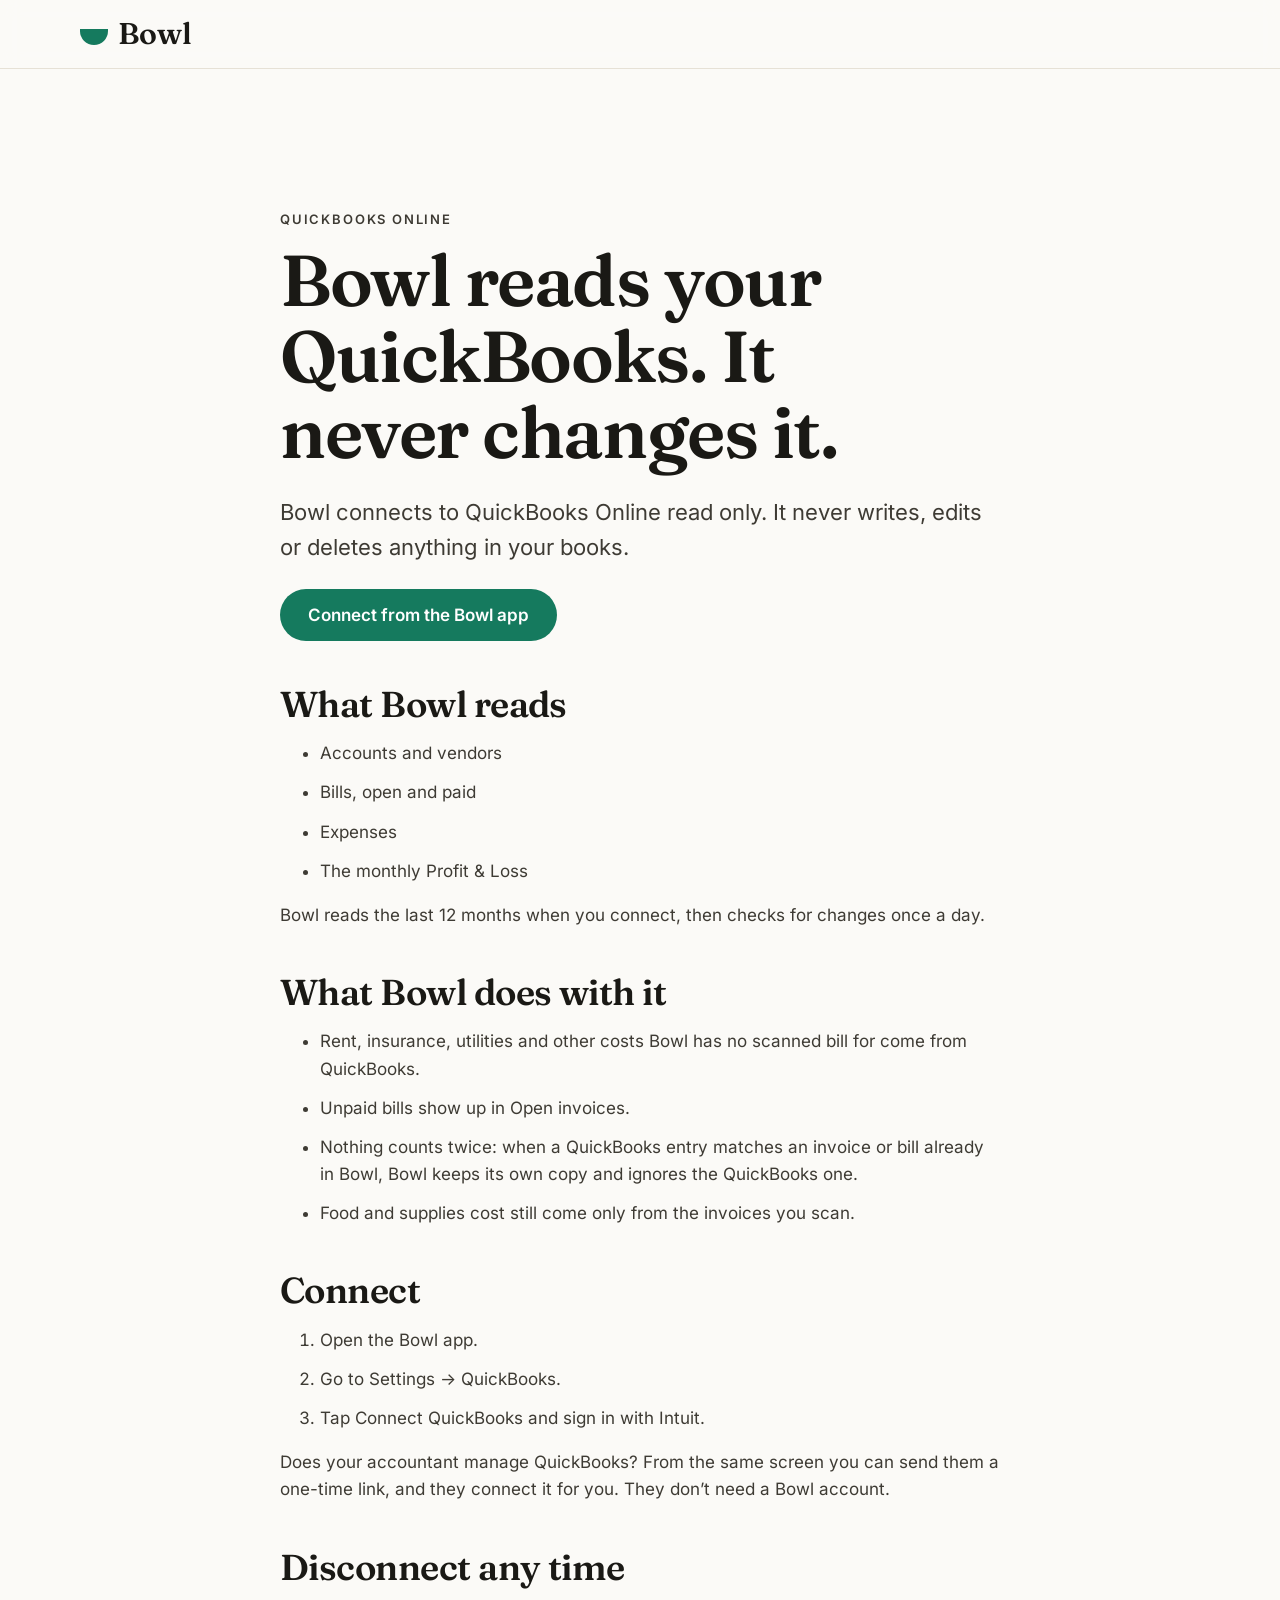
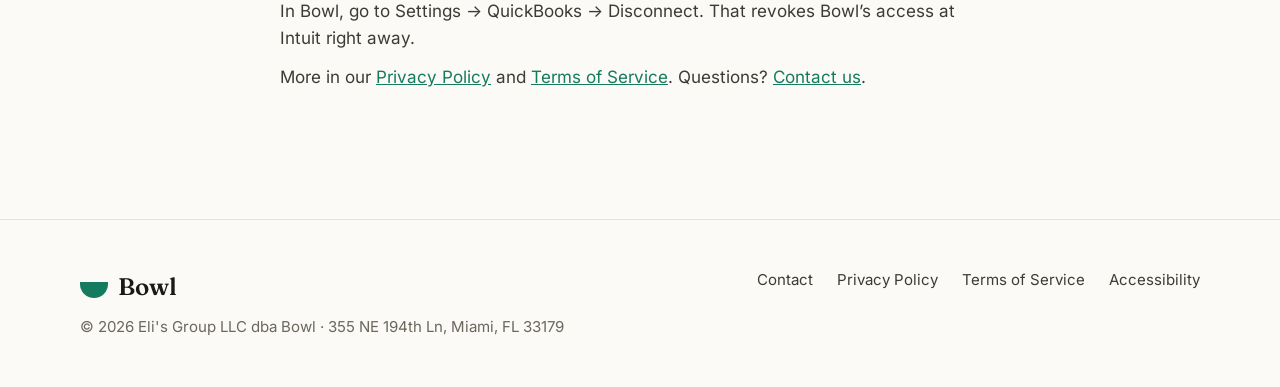
<file: quickbooks/index.html>
<!doctype html>
<html lang="en">
<head>
<!-- site:head -->
<meta charset="utf-8">
<meta name="viewport" content="width=device-width, initial-scale=1, minimum-scale=1, viewport-fit=cover">
<meta name="theme-color" content="#157A5E">
<link rel="icon" href="/favicon.png">
<link rel="apple-touch-icon" href="/apple-touch-icon.png">
<link rel="preload" href="/fonts/Fraunces-600.ttf" as="font" type="font/ttf" crossorigin>
<link rel="preload" href="/fonts/Inter-400.ttf" as="font" type="font/ttf" crossorigin>
<link rel="stylesheet" href="/site.css">
<!-- /site:head -->
<title>Bowl and QuickBooks</title>
<meta name="description" content="How Bowl connects to QuickBooks Online, read only.">
</head>
<body>
<!-- site:header -->
<a class="skip" href="#main">Skip to content</a>
<header class="top">
  <div class="wrap">
    <span class="logo"><i aria-hidden="true"></i>Bowl</span>
  </div>
</header>
<!-- /site:header -->

<main id="main">
<section>
  <div class="wrap doc">
    <p class="eyebrow">QuickBooks Online</p>
    <h1 style="margin-top:12px;font-size:clamp(40px,7vw,72px)">Bowl reads your QuickBooks. It never changes it.</h1>
    <p class="lead" style="margin-top:24px">Bowl connects to QuickBooks Online read only. It never writes, edits or deletes anything in your books.</p>
    <p style="margin-top:24px"><a class="btn btn-primary" href="#connect">Connect from the Bowl app</a></p>

    <h2>What Bowl reads</h2>
    <ul>
      <li>Accounts and vendors</li>
      <li>Bills, open and paid</li>
      <li>Expenses</li>
      <li>The monthly Profit &amp; Loss</li>
    </ul>
    <p>Bowl reads the last 12 months when you connect, then checks for changes once a day.</p>

    <h2>What Bowl does with it</h2>
    <ul>
      <li>Rent, insurance, utilities and other costs Bowl has no scanned bill for come from QuickBooks.</li>
      <li>Unpaid bills show up in Open invoices.</li>
      <li>Nothing counts twice: when a QuickBooks entry matches an invoice or bill already in Bowl, Bowl keeps its own copy and ignores the QuickBooks one.</li>
      <li>Food and supplies cost still come only from the invoices you scan.</li>
    </ul>

    <h2 id="connect">Connect</h2>
    <ol>
      <li>Open the Bowl app.</li>
      <li>Go to Settings → QuickBooks.</li>
      <li>Tap Connect QuickBooks and sign in with Intuit.</li>
    </ol>
    <p>Does your accountant manage QuickBooks? From the same screen you can send them a one-time link, and they connect it for you. They don’t need a Bowl account.</p>

    <h2>Disconnect any time</h2>
    <p>In Bowl, go to Settings → QuickBooks → Disconnect. That revokes Bowl’s access at Intuit right away.</p>
    <p>More in our <a href="/privacy">Privacy Policy</a> and <a href="/terms">Terms of Service</a>. Questions? <a href="/contact">Contact us</a>.</p>
  </div>
</section>
</main>

<!-- site:footer -->
<footer>
  <div class="wrap">
    <div class="stack" style="gap:8px">
      <span class="logo" style="font-size:24px"><i aria-hidden="true"></i>Bowl</span>
      <span>© 2026 Eli's Group LLC dba Bowl · 355 NE 194th Ln, Miami, FL 33179</span>
    </div>
    <nav aria-label="Footer">
      <a href="/contact">Contact</a>
      <a href="/privacy">Privacy Policy</a>
      <a href="/terms">Terms of Service</a>
      <a href="/accessibility">Accessibility</a>
    </nav>
  </div>
</footer>
<!-- /site:footer -->
</body>
</html>
</file>
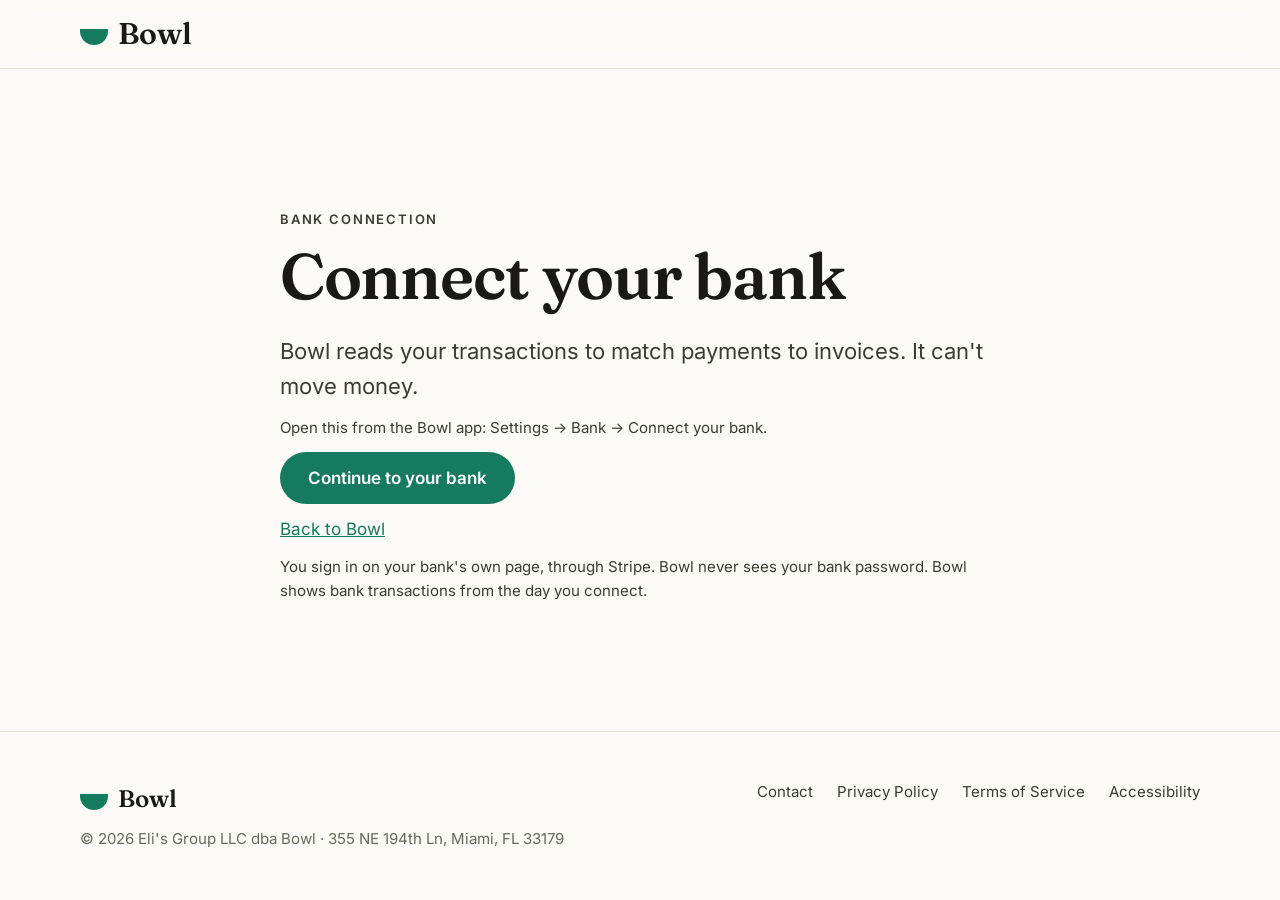
<file: bank/connect/index.html>
<!doctype html>
<html lang="en">
<head>
<!-- site:head -->
<meta charset="utf-8">
<meta name="viewport" content="width=device-width, initial-scale=1, minimum-scale=1, viewport-fit=cover">
<meta name="theme-color" content="#157A5E">
<link rel="icon" href="/favicon.png">
<link rel="apple-touch-icon" href="/apple-touch-icon.png">
<link rel="preload" href="/fonts/Fraunces-600.ttf" as="font" type="font/ttf" crossorigin>
<link rel="preload" href="/fonts/Inter-400.ttf" as="font" type="font/ttf" crossorigin>
<link rel="stylesheet" href="/site.css">
<!-- /site:head -->
<title>Connect your bank</title>
<meta name="robots" content="noindex, nofollow">
<meta name="description" content="Connect your restaurant's bank to Bowl, read only.">
<meta name="referrer" content="no-referrer">
</head>
<body>
<!-- site:header -->
<a class="skip" href="#main">Skip to content</a>
<header class="top">
  <div class="wrap">
    <span class="logo"><i aria-hidden="true"></i>Bowl</span>
  </div>
</header>
<!-- /site:header -->
<main id="main">
<section>
  <div class="wrap doc">
    <p class="eyebrow">Bank connection</p>
    <h1 style="margin-top:12px;font-size:clamp(36px,6vw,64px)">Connect your bank</h1>
    <p class="lead" id="lead" style="margin-top:24px">Bowl reads your transactions to match payments to invoices. It can't move money.</p>
    <p class="fine" id="msg" role="status" aria-live="polite"></p>
    <p><button class="btn btn-primary" id="go" type="button" hidden>Continue to your bank</button></p>
    <p><a href="bowl://bank-linked?status=cancelled" id="back">Back to Bowl</a></p>
    <p class="fine">You sign in on your bank's own page, through Stripe. Bowl never sees your bank password. Bowl shows bank transactions from the day you connect.</p>
  </div>
</section>
</main>
<!-- site:footer -->
<footer>
  <div class="wrap">
    <div class="stack" style="gap:8px">
      <span class="logo" style="font-size:24px"><i aria-hidden="true"></i>Bowl</span>
      <span>© 2026 Eli's Group LLC dba Bowl · 355 NE 194th Ln, Miami, FL 33179</span>
    </div>
    <nav aria-label="Footer">
      <a href="/contact">Contact</a>
      <a href="/privacy">Privacy Policy</a>
      <a href="/terms">Terms of Service</a>
      <a href="/accessibility">Accessibility</a>
    </nav>
  </div>
</footer>
<!-- /site:footer -->
<script>
(function(){
// Opened by the Bowl app (Settings → Bank → Connect your bank). The bank function puts the Financial
// Connections session secret (s) and Stripe's publishable key (k) in the fragment, which never reaches
// a server; it's kept for this tab only (a bank that signs in on its own site can send the person back
// here) and cleared from the address bar. Back to the app: bowl://bank-linked, which ends the in-app
// browser; the app then asks Bowl's server what was connected.
var KEY='bowl.fc.v1', msg=document.getElementById('msg'), go=document.getElementById('go');
var done=function(status){ try{ sessionStorage.removeItem(KEY); }catch(e){} location.href='bowl://bank-linked?status='+status; };
var say=function(t){ msg.textContent=t; };
var p=new URLSearchParams(location.hash.slice(1)), s=p.get('s'), k=p.get('k');
try{
  if(s&&k){ sessionStorage.setItem(KEY, JSON.stringify({s:s,k:k})); }
  else { var saved=JSON.parse(sessionStorage.getItem(KEY)||'null'); if(saved){ s=saved.s; k=saved.k; } }
}catch(e){}
if(location.hash) history.replaceState(null,'',location.pathname);
if(!s||!k||!/^fcsess_/.test(s)||!/^pk_(test|live)_/.test(k)){
  say('Open this from the Bowl app: Settings → Bank → Connect your bank.');
  return;
}
var stripe=null, busy=false;
var run=function(){
  if(busy) return;
  if(!stripe){ say('Loading…'); return; }
  busy=true; go.hidden=true; say('Opening your bank…');
  stripe.collectFinancialConnectionsAccounts({clientSecret:s}).then(function(r){
    busy=false;
    if(r&&r.error){ say(r.error.message||'Your bank didn\'t finish connecting. Try again.'); go.hidden=false; return; }
    var n=(r&&r.financialConnectionsSession&&r.financialConnectionsSession.accounts||[]).length;
    if(n>0){ say('Connected. Going back to Bowl…'); done('success'); }
    else { say('Nothing was connected.'); done('cancelled'); }
  }, function(){ busy=false; say('Your bank didn\'t finish connecting. Try again.'); go.hidden=false; });
};
go.addEventListener('click', run);
var js=document.createElement('script');
js.src='https://js.stripe.com/v3/';
js.onload=function(){ try{ stripe=window.Stripe(k); go.hidden=false; say(''); run(); }catch(e){ say('Couldn\'t load the bank connection. Try again.'); } };
js.onerror=function(){ say('Couldn\'t load the bank connection. Check your connection and try again.'); };
document.head.appendChild(js);
})();
</script>
</body>
</html>
</file>
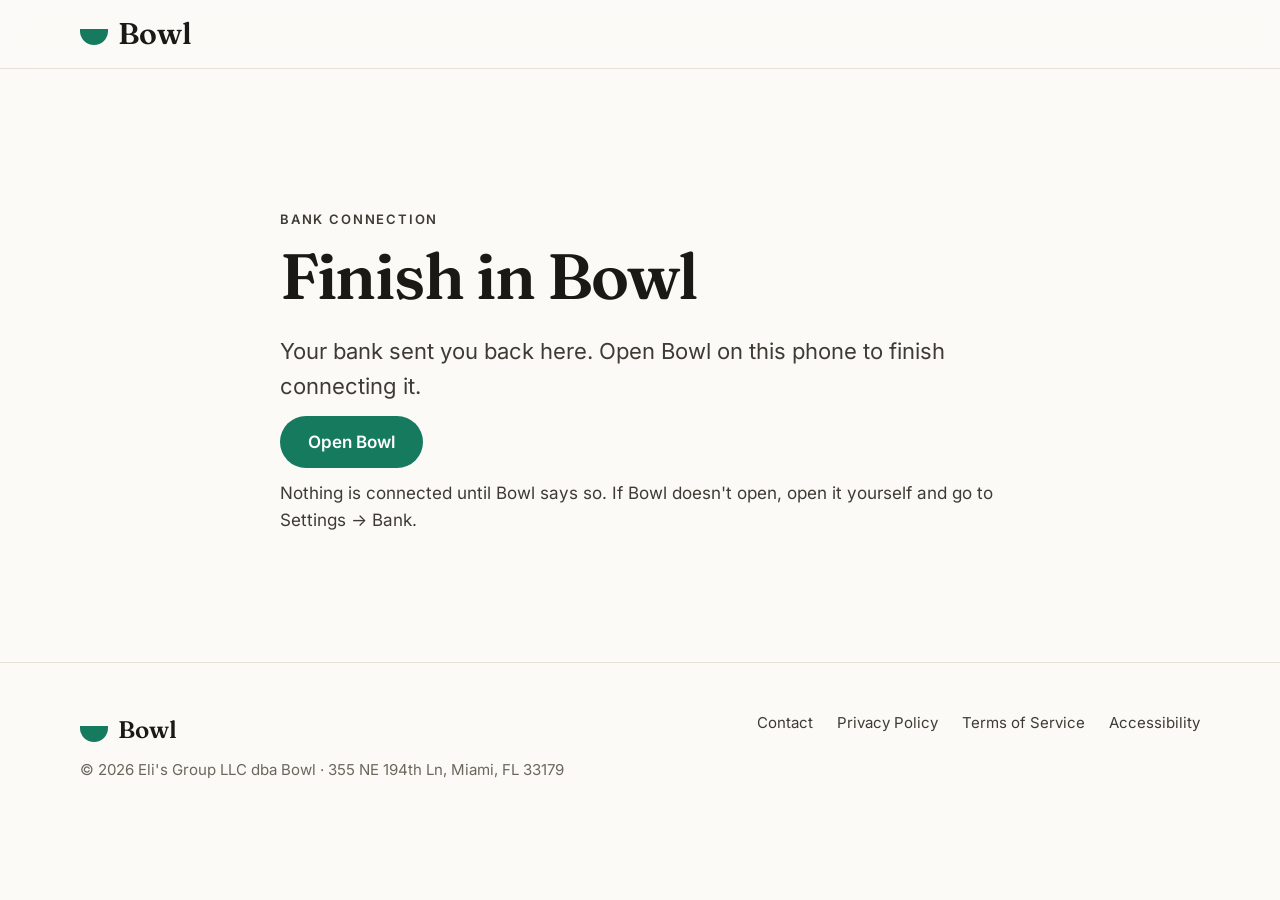
<file: plaid/oauth/index.html>
<!doctype html>
<html lang="en">
<head>
<!-- site:head -->
<meta charset="utf-8">
<meta name="viewport" content="width=device-width, initial-scale=1, minimum-scale=1, viewport-fit=cover">
<meta name="theme-color" content="#157A5E">
<link rel="icon" href="/favicon.png">
<link rel="apple-touch-icon" href="/apple-touch-icon.png">
<link rel="preload" href="/fonts/Fraunces-600.ttf" as="font" type="font/ttf" crossorigin>
<link rel="preload" href="/fonts/Inter-400.ttf" as="font" type="font/ttf" crossorigin>
<link rel="stylesheet" href="/site.css">
<!-- /site:head -->
<title>Finish connecting your bank</title>
<meta name="robots" content="noindex, nofollow">
<meta name="description" content="Back from your bank: finish connecting it in Bowl.">
</head>
<body>
<!-- site:header -->
<a class="skip" href="#main">Skip to content</a>
<header class="top">
  <div class="wrap">
    <span class="logo"><i aria-hidden="true"></i>Bowl</span>
  </div>
</header>
<!-- /site:header -->
<main id="main">
<section>
  <div class="wrap doc">
    <p class="eyebrow">Bank connection</p>
    <h1 style="margin-top:12px;font-size:clamp(36px,6vw,64px)">Finish in Bowl</h1>
    <p class="lead" style="margin-top:24px">Your bank sent you back here. Open Bowl on this phone to finish connecting it.</p>
    <p><a class="btn btn-primary" id="open" href="bowl://plaid-oauth">Open Bowl</a></p>
    <p>Nothing is connected until Bowl says so. If Bowl doesn't open, open it yourself and go to Settings → Bank.</p>
  </div>
</section>
</main>
<!-- site:footer -->
<footer>
  <div class="wrap">
    <div class="stack" style="gap:8px">
      <span class="logo" style="font-size:24px"><i aria-hidden="true"></i>Bowl</span>
      <span>© 2026 Eli's Group LLC dba Bowl · 355 NE 194th Ln, Miami, FL 33179</span>
    </div>
    <nav aria-label="Footer">
      <a href="/contact">Contact</a>
      <a href="/privacy">Privacy Policy</a>
      <a href="/terms">Terms of Service</a>
      <a href="/accessibility">Accessibility</a>
    </nav>
  </div>
</footer>
<!-- /site:footer -->
<script>
(function(){
// Plaid sends the person back with ?oauth_state_id=…; Bowl's bank window picks the session up again.
// This page only shows when the Universal Link / App Link didn't open Bowl (an older app, or a browser).
var q=location.search.slice(0,2000);
var a=document.getElementById('open');
a.href='bowl://plaid-oauth'+q;
setTimeout(function(){ location.href=a.href; }, 300);
})();
</script>
</body>
</html>
</file>
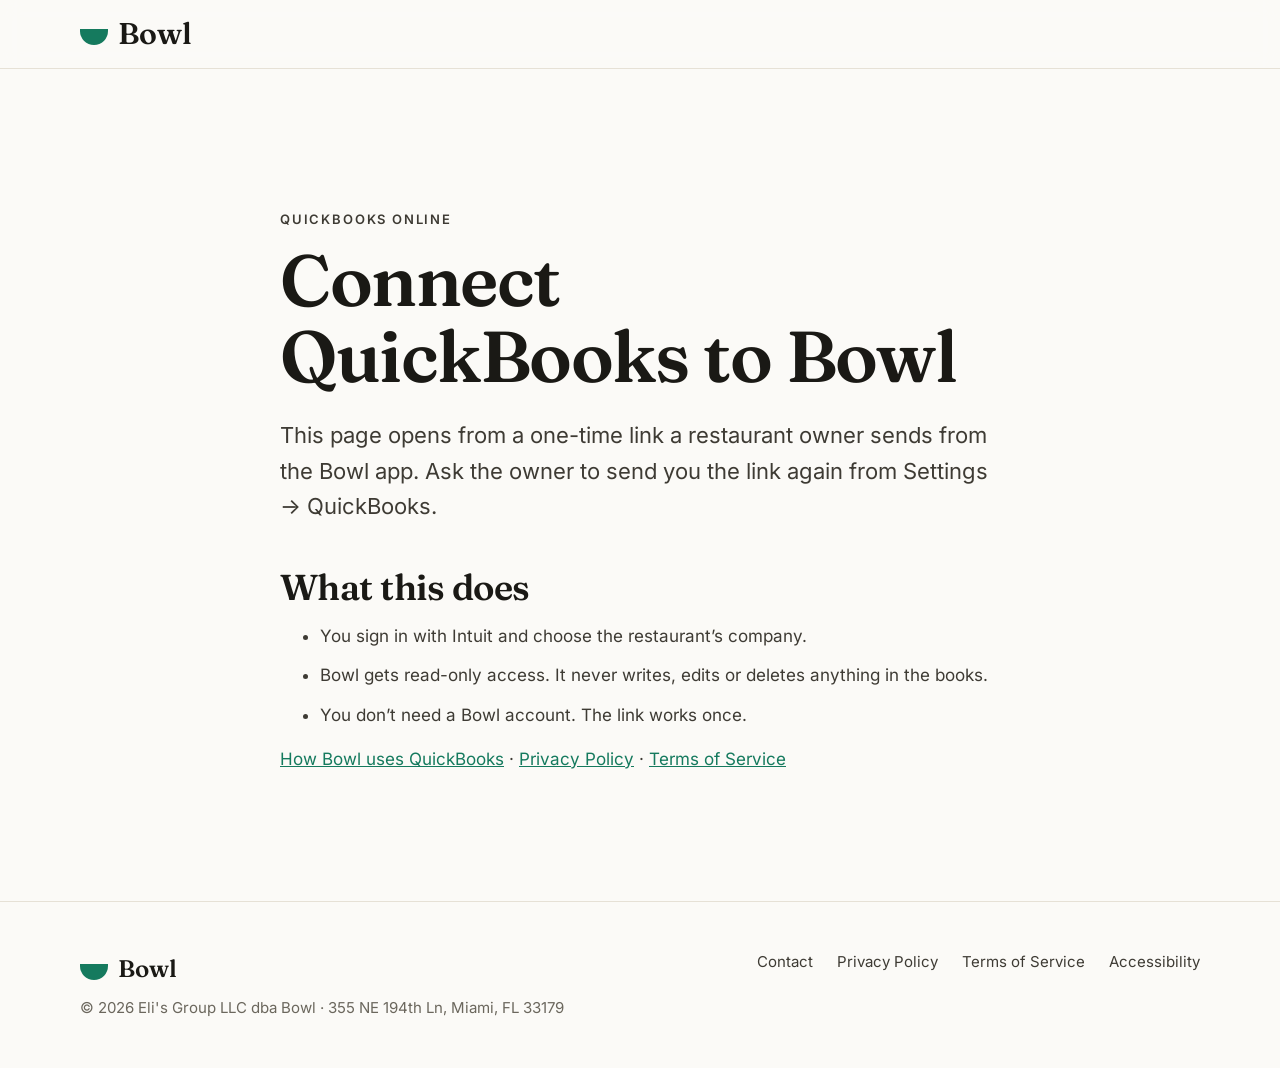
<file: quickbooks/connect/index.html>
<!doctype html>
<html lang="en">
<head>
<!-- site:head -->
<meta charset="utf-8">
<meta name="viewport" content="width=device-width, initial-scale=1, minimum-scale=1, viewport-fit=cover">
<meta name="theme-color" content="#157A5E">
<link rel="icon" href="/favicon.png">
<link rel="apple-touch-icon" href="/apple-touch-icon.png">
<link rel="preload" href="/fonts/Fraunces-600.ttf" as="font" type="font/ttf" crossorigin>
<link rel="preload" href="/fonts/Inter-400.ttf" as="font" type="font/ttf" crossorigin>
<link rel="stylesheet" href="/site.css">
<!-- /site:head -->
<title>Connect QuickBooks to Bowl</title>
<meta name="robots" content="noindex, nofollow">
<meta name="description" content="Connect a restaurant’s QuickBooks Online to Bowl, read only.">
</head>
<body>
<!-- site:header -->
<a class="skip" href="#main">Skip to content</a>
<header class="top">
  <div class="wrap">
    <span class="logo"><i aria-hidden="true"></i>Bowl</span>
  </div>
</header>
<!-- /site:header -->

<main id="main">
<section>
  <div class="wrap doc">
    <p class="eyebrow">QuickBooks Online</p>
    <h1 id="title" style="margin-top:12px;font-size:clamp(40px,7vw,72px)">Connect QuickBooks to Bowl</h1>
    <p class="lead" id="intro" style="margin-top:24px">Checking your link…</p>
    <div id="act" hidden>
      <p style="margin-top:24px"><button class="btn btn-primary" type="button" id="go">Connect QuickBooks</button></p>
      <p class="hint" id="expires"></p>
    </div>
    <div id="status" role="status" aria-live="polite" style="margin-top:24px"></div>

    <h2>What this does</h2>
    <ul>
      <li>You sign in with Intuit and choose the restaurant’s company.</li>
      <li>Bowl gets read-only access. It never writes, edits or deletes anything in the books.</li>
      <li>You don’t need a Bowl account. The link works once.</li>
    </ul>
    <p><a href="/quickbooks/">How Bowl uses QuickBooks</a> · <a href="/privacy">Privacy Policy</a> · <a href="/terms">Terms of Service</a></p>
  </div>
</section>
</main>

<!-- site:footer -->
<footer>
  <div class="wrap">
    <div class="stack" style="gap:8px">
      <span class="logo" style="font-size:24px"><i aria-hidden="true"></i>Bowl</span>
      <span>© 2026 Eli's Group LLC dba Bowl · 355 NE 194th Ln, Miami, FL 33179</span>
    </div>
    <nav aria-label="Footer">
      <a href="/contact">Contact</a>
      <a href="/privacy">Privacy Policy</a>
      <a href="/terms">Terms of Service</a>
      <a href="/accessibility">Accessibility</a>
    </nav>
  </div>
</footer>
<!-- /site:footer -->
<script>
(function(){
var ENDPOINT='https://yxjzvprrfurrxubdpgoe.supabase.co/functions/v1/quickbooks';
function $(id){return document.getElementById(id)}
var token=location.hash.replace(/^#/,''),st=$('status'),btn=$('go');
function say(cls,text){st.className=cls;st.textContent=text}
function call(mode){
  return fetch(ENDPOINT,{method:'POST',headers:{'Content-Type':'application/json'},body:JSON.stringify({mode:mode,token:token})})
  .then(function(r){return r.json().catch(function(){return {}}).then(function(j){return {ok:r.ok,j:j}})});
}
var FAIL='We couldn\u2019t reach Bowl. Check your connection and try again.';
if(!token){
  $('intro').textContent='This page opens from a one-time link a restaurant owner sends from the Bowl app. Ask the owner to send you the link again from Settings \u2192 QuickBooks.';
  return;
}
call('accountant_check').then(function(res){
  if(!res.ok){$('intro').textContent='This link can\u2019t be used.';say('status bad',(res.j.error||'The link has expired or was already used.')+' Ask the owner to send a new link from Bowl.');return}
  $('intro').textContent=(res.j.restaurantName||'A restaurant')+' asked you to connect their QuickBooks Online to Bowl (read only).';
  if(res.j.expiresAt){var d=new Date(res.j.expiresAt);if(!isNaN(d))$('expires').textContent='This link works until '+d.toLocaleString()+'.'}
  $('act').hidden=false;
}).catch(function(){$('intro').textContent='We couldn\u2019t check this link.';say('status bad',FAIL)});
btn.addEventListener('click',function(){
  say('','');btn.disabled=true;btn.textContent='Opening Intuit\u2026';
  call('accountant_start').then(function(res){
    if(res.ok&&typeof res.j.url==='string'&&res.j.url.indexOf('https://appcenter.intuit.com/')===0){window.location.assign(res.j.url);return}
    say('status bad',res.j.error||'We couldn\u2019t start the connection. Ask the owner to send a new link from Bowl.');
    btn.disabled=false;btn.textContent='Connect QuickBooks';
  }).catch(function(){say('status bad',FAIL);btn.disabled=false;btn.textContent='Connect QuickBooks'});
});
})();
</script>
</body>
</html>
</file>
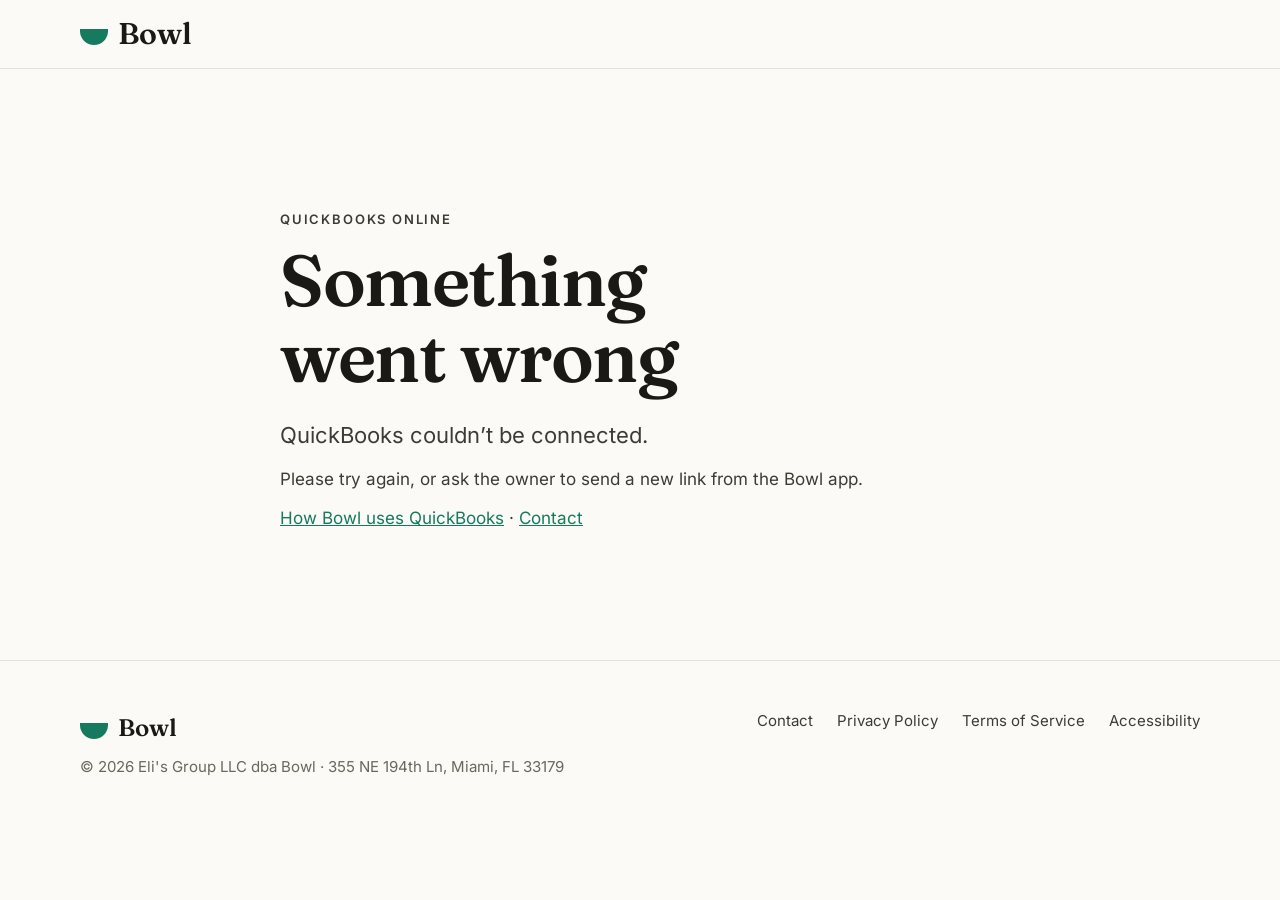
<file: quickbooks/connected/index.html>
<!doctype html>
<html lang="en">
<head>
<!-- site:head -->
<meta charset="utf-8">
<meta name="viewport" content="width=device-width, initial-scale=1, minimum-scale=1, viewport-fit=cover">
<meta name="theme-color" content="#157A5E">
<link rel="icon" href="/favicon.png">
<link rel="apple-touch-icon" href="/apple-touch-icon.png">
<link rel="preload" href="/fonts/Fraunces-600.ttf" as="font" type="font/ttf" crossorigin>
<link rel="preload" href="/fonts/Inter-400.ttf" as="font" type="font/ttf" crossorigin>
<link rel="stylesheet" href="/site.css">
<!-- /site:head -->
<title>QuickBooks and Bowl</title>
<meta name="robots" content="noindex, nofollow">
<meta name="description" content="The result of connecting QuickBooks to Bowl.">
</head>
<body>
<!-- site:header -->
<a class="skip" href="#main">Skip to content</a>
<header class="top">
  <div class="wrap">
    <span class="logo"><i aria-hidden="true"></i>Bowl</span>
  </div>
</header>
<!-- /site:header -->

<main id="main">
<section>
  <div class="wrap doc">
    <p class="eyebrow">QuickBooks Online</p>
    <h1 id="title" style="margin-top:12px;font-size:clamp(40px,7vw,72px)">QuickBooks and Bowl</h1>
    <p class="lead" id="msg" style="margin-top:24px"></p>
    <p id="more"></p>
    <p><a href="/quickbooks/">How Bowl uses QuickBooks</a> · <a href="/contact">Contact</a></p>
  </div>
</section>
</main>

<!-- site:footer -->
<footer>
  <div class="wrap">
    <div class="stack" style="gap:8px">
      <span class="logo" style="font-size:24px"><i aria-hidden="true"></i>Bowl</span>
      <span>© 2026 Eli's Group LLC dba Bowl · 355 NE 194th Ln, Miami, FL 33179</span>
    </div>
    <nav aria-label="Footer">
      <a href="/contact">Contact</a>
      <a href="/privacy">Privacy Policy</a>
      <a href="/terms">Terms of Service</a>
      <a href="/accessibility">Accessibility</a>
    </nav>
  </div>
</footer>
<!-- /site:footer -->
<script>
(function(){
var q=new URLSearchParams(location.search),s=q.get('status'),co=(q.get('company')||'').slice(0,200),m=(q.get('message')||'').slice(0,500);
var t=document.getElementById('title'),msg=document.getElementById('msg'),more=document.getElementById('more');
if(s==='connected'){
  t.textContent='QuickBooks is connected';
  msg.textContent=co?co+' is now connected to Bowl, read only.':'The company is now connected to Bowl, read only.';
  more.textContent='The restaurant\u2019s owner has been notified. You can close this window.';
}else if(s==='cancelled'){
  t.textContent='Nothing was connected';
  msg.textContent='The connection was cancelled, so Bowl has no access to QuickBooks.';
  more.textContent='To try again, ask the owner to send a new link from the Bowl app if this one no longer works.';
}else{
  t.textContent='Something went wrong';
  msg.textContent=m||'QuickBooks couldn\u2019t be connected.';
  more.textContent='Please try again, or ask the owner to send a new link from the Bowl app.';
}
document.title=t.textContent+' \u00b7 Bowl';
})();
</script>
</body>
</html>
</file>
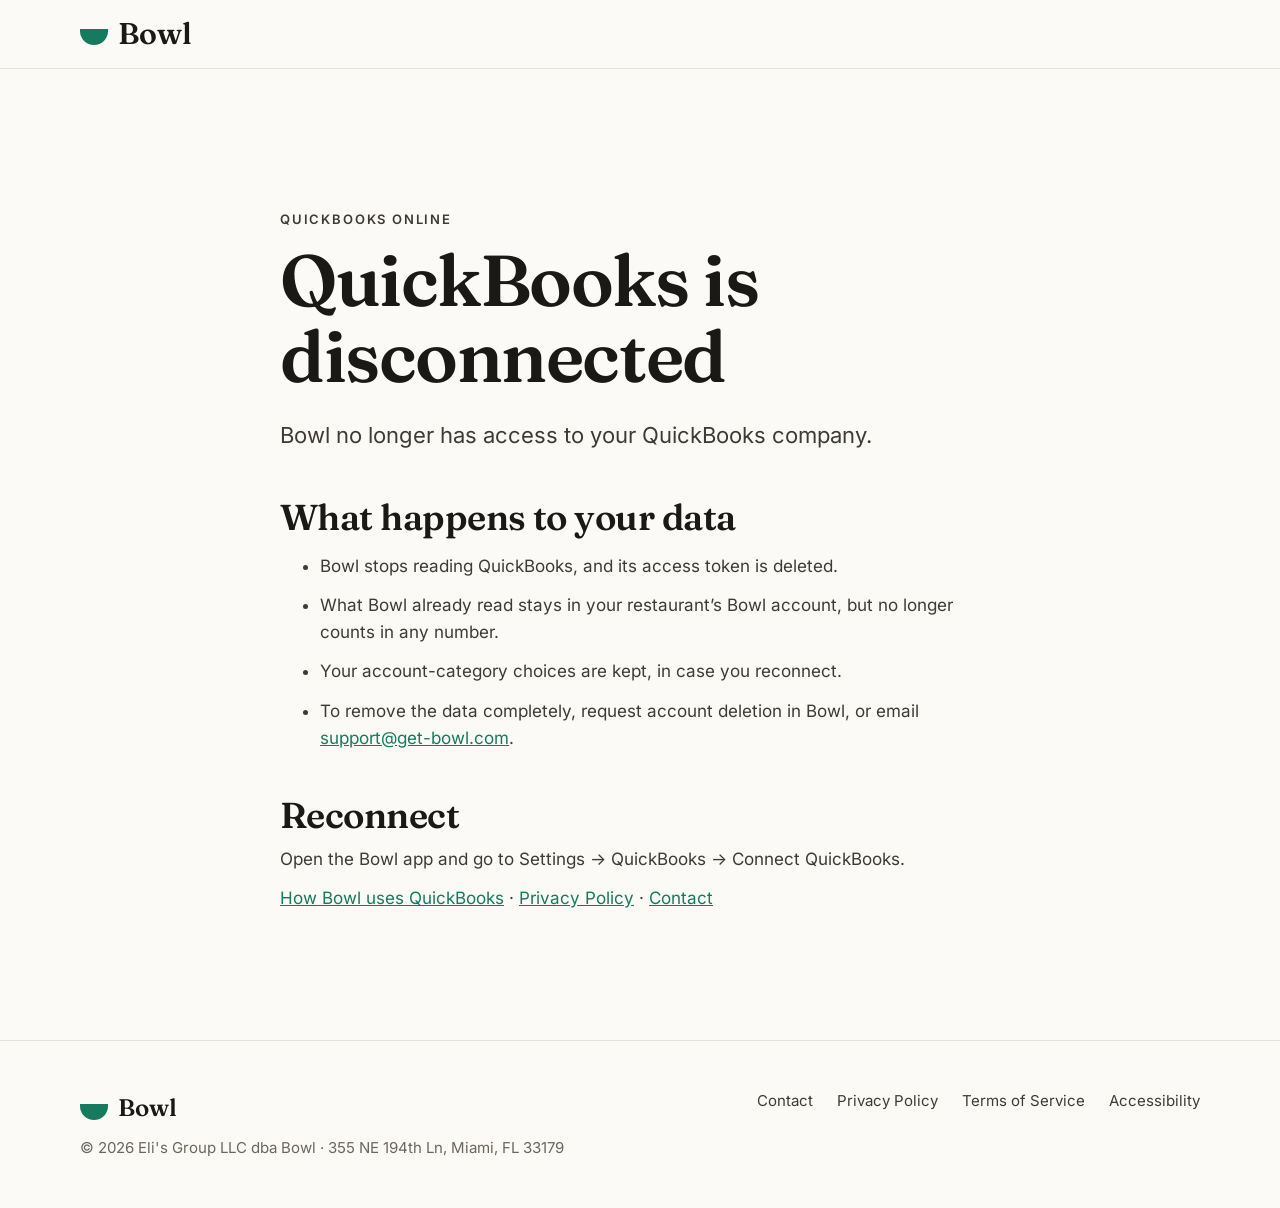
<file: quickbooks/disconnected/index.html>
<!doctype html>
<html lang="en">
<head>
<!-- site:head -->
<meta charset="utf-8">
<meta name="viewport" content="width=device-width, initial-scale=1, minimum-scale=1, viewport-fit=cover">
<meta name="theme-color" content="#157A5E">
<link rel="icon" href="/favicon.png">
<link rel="apple-touch-icon" href="/apple-touch-icon.png">
<link rel="preload" href="/fonts/Fraunces-600.ttf" as="font" type="font/ttf" crossorigin>
<link rel="preload" href="/fonts/Inter-400.ttf" as="font" type="font/ttf" crossorigin>
<link rel="stylesheet" href="/site.css">
<!-- /site:head -->
<title>QuickBooks disconnected</title>
<meta name="robots" content="noindex, nofollow">
<meta name="description" content="QuickBooks is disconnected from Bowl.">
</head>
<body>
<!-- site:header -->
<a class="skip" href="#main">Skip to content</a>
<header class="top">
  <div class="wrap">
    <span class="logo"><i aria-hidden="true"></i>Bowl</span>
  </div>
</header>
<!-- /site:header -->

<main id="main">
<section>
  <div class="wrap doc">
    <p class="eyebrow">QuickBooks Online</p>
    <h1 style="margin-top:12px;font-size:clamp(40px,7vw,72px)">QuickBooks is disconnected</h1>
    <p class="lead" style="margin-top:24px">Bowl no longer has access to your QuickBooks company.</p>

    <h2>What happens to your data</h2>
    <ul>
      <li>Bowl stops reading QuickBooks, and its access token is deleted.</li>
      <li>What Bowl already read stays in your restaurant’s Bowl account, but no longer counts in any number.</li>
      <li>Your account-category choices are kept, in case you reconnect.</li>
      <li>To remove the data completely, request account deletion in Bowl, or email <a href="mailto:support@get-bowl.com">support@get-bowl.com</a>.</li>
    </ul>

    <h2>Reconnect</h2>
    <p>Open the Bowl app and go to Settings → QuickBooks → Connect QuickBooks.</p>
    <p><a href="/quickbooks/">How Bowl uses QuickBooks</a> · <a href="/privacy">Privacy Policy</a> · <a href="/contact">Contact</a></p>
  </div>
</section>
</main>

<!-- site:footer -->
<footer>
  <div class="wrap">
    <div class="stack" style="gap:8px">
      <span class="logo" style="font-size:24px"><i aria-hidden="true"></i>Bowl</span>
      <span>© 2026 Eli's Group LLC dba Bowl · 355 NE 194th Ln, Miami, FL 33179</span>
    </div>
    <nav aria-label="Footer">
      <a href="/contact">Contact</a>
      <a href="/privacy">Privacy Policy</a>
      <a href="/terms">Terms of Service</a>
      <a href="/accessibility">Accessibility</a>
    </nav>
  </div>
</footer>
<!-- /site:footer -->
</body>
</html>
</file>
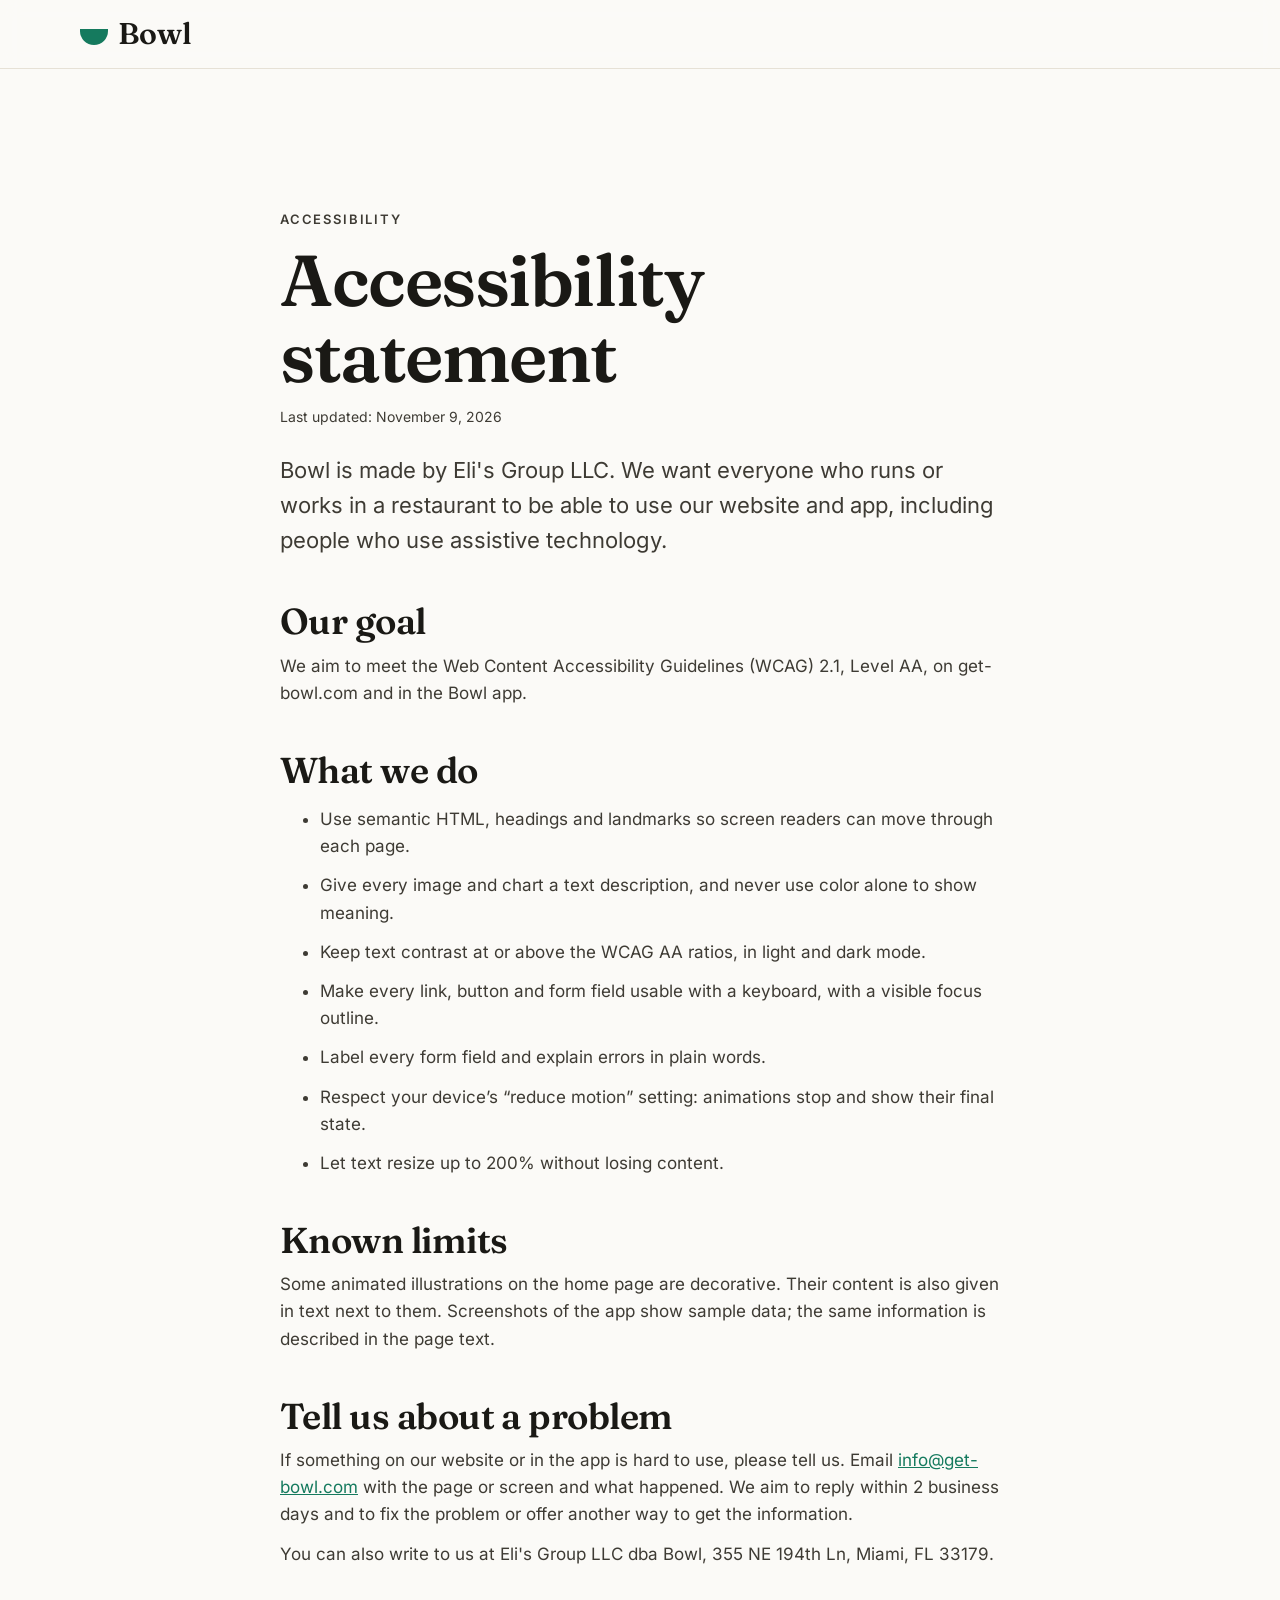
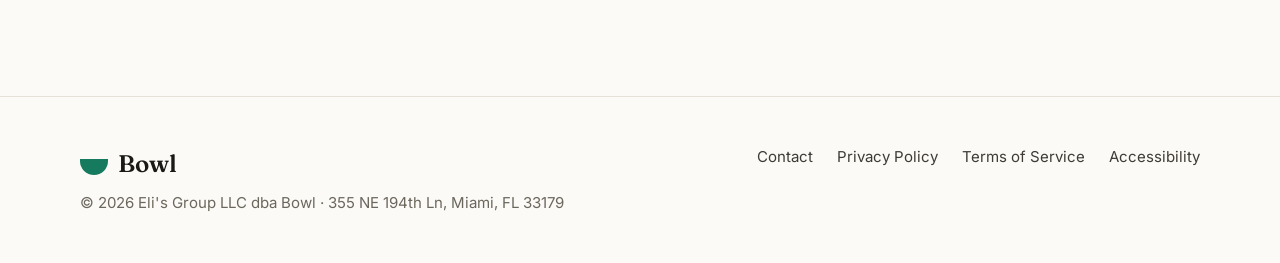
<file: accessibility.html>
<!doctype html>
<html lang="en">
<head>
<!-- site:head -->
<meta charset="utf-8">
<meta name="viewport" content="width=device-width, initial-scale=1, minimum-scale=1, viewport-fit=cover">
<meta name="theme-color" content="#157A5E">
<link rel="icon" href="/favicon.png">
<link rel="apple-touch-icon" href="/apple-touch-icon.png">
<link rel="preload" href="/fonts/Fraunces-600.ttf" as="font" type="font/ttf" crossorigin>
<link rel="preload" href="/fonts/Inter-400.ttf" as="font" type="font/ttf" crossorigin>
<link rel="stylesheet" href="/site.css">
<!-- /site:head -->
<title>Accessibility · Bowl</title>
<meta name="description" content="Bowl's accessibility statement and how to reach us about an accessibility issue.">
<link rel="canonical" href="https://get-bowl.com/accessibility">
<meta property="og:type" content="website">
<meta property="og:site_name" content="Bowl">
<meta property="og:title" content="Accessibility · Bowl">
<meta property="og:description" content="Bowl's accessibility statement and how to reach us about an accessibility issue.">
<meta property="og:url" content="https://get-bowl.com/accessibility">
<meta property="og:image" content="https://get-bowl.com/screens/3-sales.jpg">
<meta property="og:image:width" content="603">
<meta property="og:image:height" content="1311">
<meta property="og:image:alt" content="The Bowl app's home screen: sales this week against the forecast, with the purchases and labor budgets (example restaurant)">
<meta name="twitter:card" content="summary">
</head>
<body>
<!-- site:header -->
<a class="skip" href="#main">Skip to content</a>
<header class="top">
  <div class="wrap">
    <span class="logo"><i aria-hidden="true"></i>Bowl</span>
  </div>
</header>
<!-- /site:header -->

<main id="main">
<section>
  <div class="wrap doc">
    <p class="eyebrow">Accessibility</p>
    <h1 style="margin-top:12px;font-size:clamp(40px,7vw,72px)">Accessibility statement</h1>
    <p class="hint" style="margin-top:12px">Last updated: November 9, 2026</p>

    <p class="lead" style="margin-top:24px">Bowl is made by Eli's Group LLC. We want everyone who runs or works in a restaurant to be able to use our website and app, including people who use assistive technology.</p>

    <h2>Our goal</h2>
    <p>We aim to meet the Web Content Accessibility Guidelines (WCAG) 2.1, Level AA, on get-bowl.com and in the Bowl app.</p>

    <h2>What we do</h2>
    <ul>
      <li>Use semantic HTML, headings and landmarks so screen readers can move through each page.</li>
      <li>Give every image and chart a text description, and never use color alone to show meaning.</li>
      <li>Keep text contrast at or above the WCAG AA ratios, in light and dark mode.</li>
      <li>Make every link, button and form field usable with a keyboard, with a visible focus outline.</li>
      <li>Label every form field and explain errors in plain words.</li>
      <li>Respect your device’s “reduce motion” setting: animations stop and show their final state.</li>
      <li>Let text resize up to 200% without losing content.</li>
    </ul>

    <h2>Known limits</h2>
    <p>Some animated illustrations on the home page are decorative. Their content is also given in text next to them. Screenshots of the app show sample data; the same information is described in the page text.</p>

    <h2>Tell us about a problem</h2>
    <p>If something on our website or in the app is hard to use, please tell us. Email <a href="mailto:info@get-bowl.com">info@get-bowl.com</a> with the page or screen and what happened. We aim to reply within 2 business days and to fix the problem or offer another way to get the information.</p>
    <p>You can also write to us at Eli's Group LLC dba Bowl, 355 NE 194th Ln, Miami, FL 33179.</p>
  </div>
</section>
</main>

<!-- site:footer -->
<footer>
  <div class="wrap">
    <div class="stack" style="gap:8px">
      <span class="logo" style="font-size:24px"><i aria-hidden="true"></i>Bowl</span>
      <span>© 2026 Eli's Group LLC dba Bowl · 355 NE 194th Ln, Miami, FL 33179</span>
    </div>
    <nav aria-label="Footer">
      <a href="/contact">Contact</a>
      <a href="/privacy">Privacy Policy</a>
      <a href="/terms">Terms of Service</a>
      <a href="/accessibility" aria-current="page">Accessibility</a>
    </nav>
  </div>
</footer>
<!-- /site:footer -->
</body>
</html>
</file>
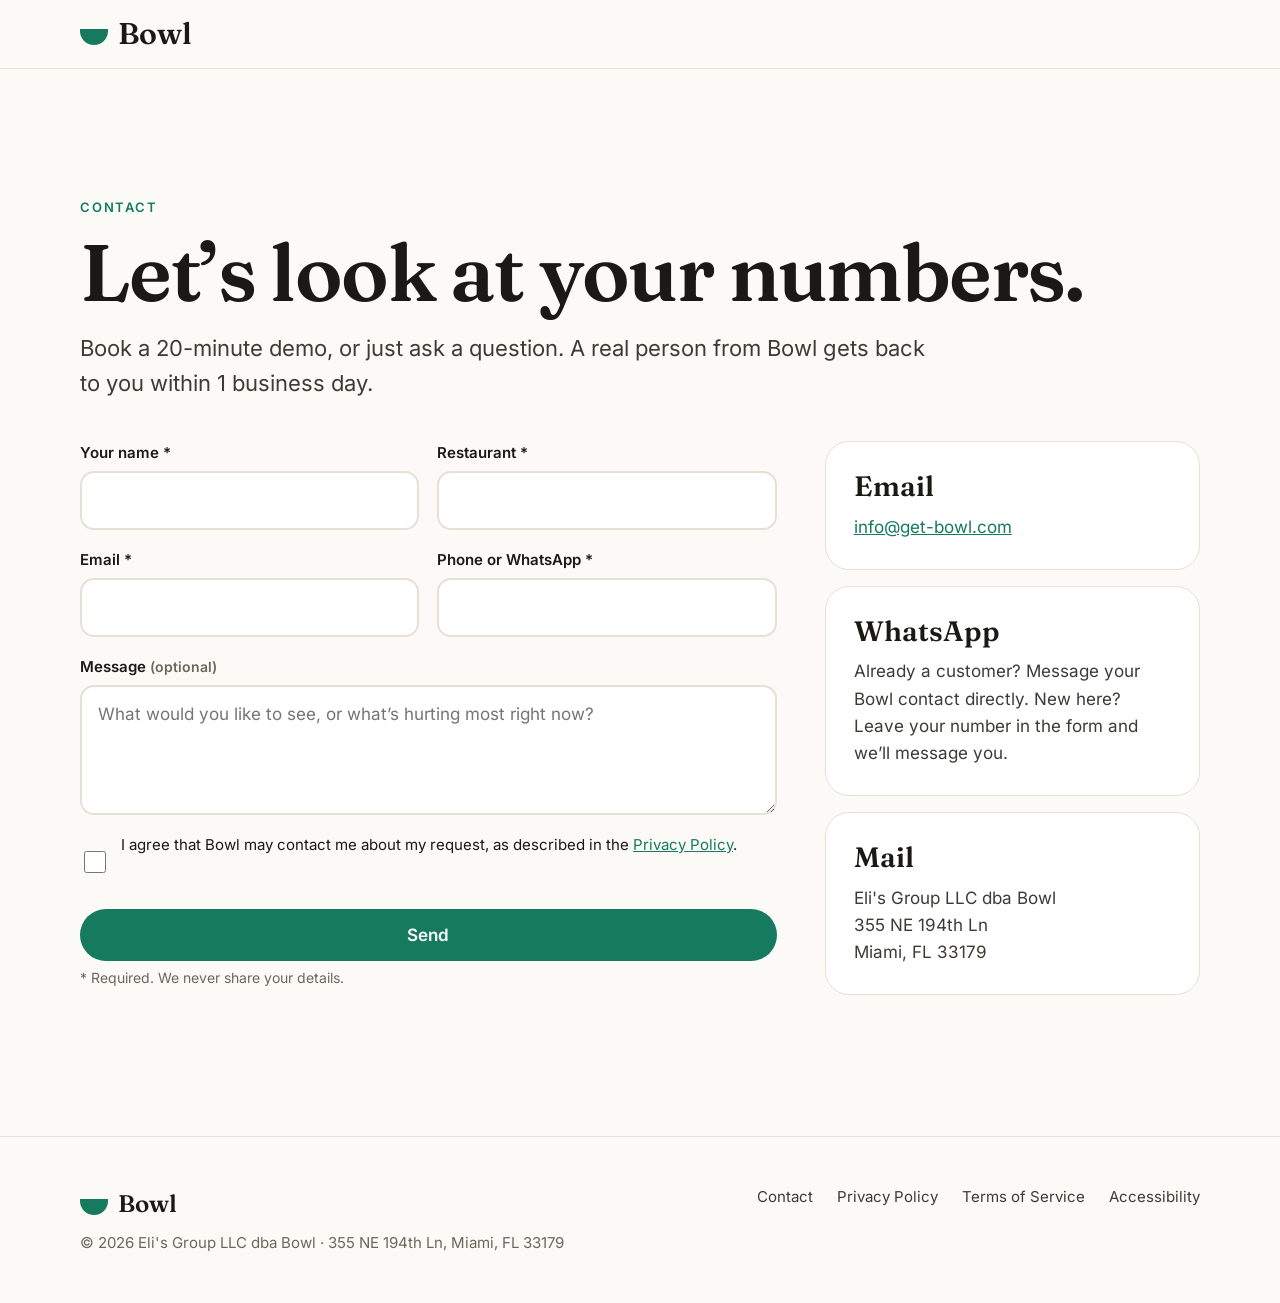
<file: contact.html>
<!doctype html>
<html lang="en">
<head>
<!-- site:head -->
<meta charset="utf-8">
<meta name="viewport" content="width=device-width, initial-scale=1, minimum-scale=1, viewport-fit=cover">
<meta name="theme-color" content="#157A5E">
<link rel="icon" href="/favicon.png">
<link rel="apple-touch-icon" href="/apple-touch-icon.png">
<link rel="preload" href="/fonts/Fraunces-600.ttf" as="font" type="font/ttf" crossorigin>
<link rel="preload" href="/fonts/Inter-400.ttf" as="font" type="font/ttf" crossorigin>
<link rel="stylesheet" href="/site.css">
<!-- /site:head -->
<title>Contact Bowl</title>
<meta name="description" content="Book a demo of Bowl or ask us anything. We answer by email or WhatsApp.">
<link rel="canonical" href="https://get-bowl.com/contact">
<meta property="og:type" content="website">
<meta property="og:site_name" content="Bowl">
<meta property="og:title" content="Contact Bowl">
<meta property="og:description" content="Book a demo of Bowl or ask us anything. We answer by email or WhatsApp.">
<meta property="og:url" content="https://get-bowl.com/contact">
<meta property="og:image" content="https://get-bowl.com/screens/3-sales.jpg">
<meta property="og:image:width" content="603">
<meta property="og:image:height" content="1311">
<meta property="og:image:alt" content="The Bowl app's home screen: sales this week against the forecast, with the purchases and labor budgets (example restaurant)">
<meta name="twitter:card" content="summary">
</head>
<body>
<!-- site:header -->
<a class="skip" href="#main">Skip to content</a>
<header class="top">
  <div class="wrap">
    <span class="logo"><i aria-hidden="true"></i>Bowl</span>
  </div>
</header>
<!-- /site:header -->

<main id="main">
<section>
  <div class="wrap">
    <p class="eyebrow">Contact</p>
    <h1 style="margin-top:12px;font-size:clamp(40px,7vw,80px)">Let’s look at your numbers.</h1>
    <p class="lead" style="margin-top:16px">Book a 20-minute demo, or just ask a question. A real person from Bowl gets back to you within 1 business day.</p>

    <div class="contact-grid">
      <form id="cf" class="form" novalidate aria-describedby="formNote">
        <div class="field"><label for="name">Your name <span aria-hidden="true">*</span></label><input id="name" name="name" maxlength="100" autocomplete="name" required aria-required="true"><span class="err" id="name-err" hidden></span></div>
        <div class="field"><label for="restaurant">Restaurant <span aria-hidden="true">*</span></label><input id="restaurant" name="restaurant" maxlength="150" autocomplete="organization" required aria-required="true"><span class="err" id="restaurant-err" hidden></span></div>
        <div class="field"><label for="email">Email <span aria-hidden="true">*</span></label><input id="email" name="email" maxlength="254" type="email" autocomplete="email" required aria-required="true"><span class="err" id="email-err" hidden></span></div>
        <div class="field"><label for="phone">Phone or WhatsApp <span aria-hidden="true">*</span></label><input id="phone" name="phone" maxlength="40" type="tel" autocomplete="tel" inputmode="tel" required aria-required="true"><span class="err" id="phone-err" hidden></span></div>
        <div class="field full"><label for="message">Message <span class="hint">(optional)</span></label><textarea id="message" name="message" maxlength="5000" placeholder="What would you like to see, or what’s hurting most right now?"></textarea><span class="err" id="message-err" hidden></span></div>
        <div class="hp" aria-hidden="true"><label for="company_site">Leave this empty</label><input type="text" name="company_site" id="company_site" tabindex="-1" autocomplete="off"></div>
        <div class="field full"><div class="consent"><input type="checkbox" id="consent" name="consent" required aria-required="true"><label for="consent" style="font-weight:400">I agree that Bowl may contact me about my request, as described in the <a href="/privacy">Privacy Policy</a>.</label></div><span class="err" id="consent-err" hidden></span></div>
        <div class="field full"><button class="btn btn-primary" type="submit" id="send" style="width:100%">Send</button><p class="hint" id="formNote">* Required. We never share your details.</p></div>
        <div class="field full" id="status" role="status" aria-live="polite"></div>
      </form>

      <aside class="side" aria-labelledby="h-other">
        <h2 id="h-other" class="sr">Other ways to reach us</h2>
        <div class="card"><h3>Email</h3><p><a href="mailto:info@get-bowl.com">info@get-bowl.com</a></p></div>
        <div class="card"><h3>WhatsApp</h3><p>Already a customer? Message your Bowl contact directly. New here? Leave your number in the form and we’ll message you.</p></div>
        <div class="card"><h3>Mail</h3><p>Eli's Group LLC dba Bowl<br>355 NE 194th Ln<br>Miami, FL 33179</p></div>
      </aside>
    </div>
  </div>
</section>
</main>

<!-- site:footer -->
<footer>
  <div class="wrap">
    <div class="stack" style="gap:8px">
      <span class="logo" style="font-size:24px"><i aria-hidden="true"></i>Bowl</span>
      <span>© 2026 Eli's Group LLC dba Bowl · 355 NE 194th Ln, Miami, FL 33179</span>
    </div>
    <nav aria-label="Footer">
      <a href="/contact" aria-current="page">Contact</a>
      <a href="/privacy">Privacy Policy</a>
      <a href="/terms">Terms of Service</a>
      <a href="/accessibility">Accessibility</a>
    </nav>
  </div>
</footer>
<!-- /site:footer -->

<script>
(function(){
// Supabase Edge Function "contact" (supabase/functions/contact). It checks
// everything again; this only saves a round trip.
var ENDPOINT='https://yxjzvprrfurrxubdpgoe.supabase.co/functions/v1/contact';
function $(id){return document.getElementById(id)}
var f=$('cf'),st=$('status'),btn=$('send');
var LABEL={name:'Your name',restaurant:'Restaurant',email:'Email',phone:'Phone or WhatsApp',consent:'Consent'};
function err(id,msg){var e=$(id+'-err'),i=$(id);e.hidden=!msg;e.textContent=msg||'';i.setAttribute('aria-invalid',msg?'true':'false');if(msg)i.setAttribute('aria-describedby',id+'-err');else i.removeAttribute('aria-describedby');return !msg}
function say(cls,text){st.className=cls;st.textContent=text}
f.addEventListener('submit',function(ev){ev.preventDefault();say('','');
  var checks={
    name:$('name').value.trim()?'':'Please enter your name.',
    restaurant:$('restaurant').value.trim()?'':'Please enter your restaurant\u2019s name.',
    email:/^[^\s@]+@[^\s@]+\.[^\s@]+$/.test($('email').value.trim())?'':'Please enter a valid email address, like name@restaurant.com.',
    phone:/^[0-9+()\-. ]{7,40}$/.test($('phone').value.trim())&&$('phone').value.replace(/\D/g,'').length>=7?'':($('phone').value.trim()?'Please enter a phone number, like (305) 555-0100.':'Please enter a phone or WhatsApp number.'),
    consent:$('consent').checked?'':'Please check this box so we can contact you.'
  };
  var bad=Object.keys(checks).filter(function(k){return !err(k,checks[k])});
  if(bad.length){
    say('status bad','Please check '+(bad.length===1?'this field':'these fields')+': '+bad.map(function(k){return LABEL[k]}).join(', ')+'.');
    $(bad[0]).focus();return}
  var data={};new FormData(f).forEach(function(v,k){data[k]=typeof v==='string'?v.trim():v});data.consent=true;
  btn.disabled=true;btn.textContent='Sending\u2026';
  fetch(ENDPOINT,{method:'POST',headers:{'Content-Type':'application/json'},body:JSON.stringify(data)})
  .then(function(r){return r.json().catch(function(){return {}}).then(function(j){return {ok:r.ok,status:r.status,j:j}})})
  .then(function(res){
    if(res.ok){say('status ok','Thanks, '+data.name.split(' ')[0]+'. We\u2019ll get back to you within 1 business day.'+(res.j.confirmation?' A confirmation is on its way to '+data.email+'.':''));f.reset();return}
    if(res.status===400&&res.j.fields){Object.keys(res.j.fields).forEach(function(k){if($(k+'-err'))err(k,res.j.fields[k])})}
    say('status bad',(res.j&&res.j.error)||'We couldn\u2019t send your message. Please email us at info@get-bowl.com and we\u2019ll answer from there.');
  })
  .catch(function(){say('status bad','We couldn\u2019t send your message. Please email us at info@get-bowl.com and we\u2019ll answer from there.')})
  .then(function(){btn.disabled=false;btn.textContent='Send';st.setAttribute('tabindex','-1');st.focus()});
});
})();
</script>
</body>
</html>
</file>
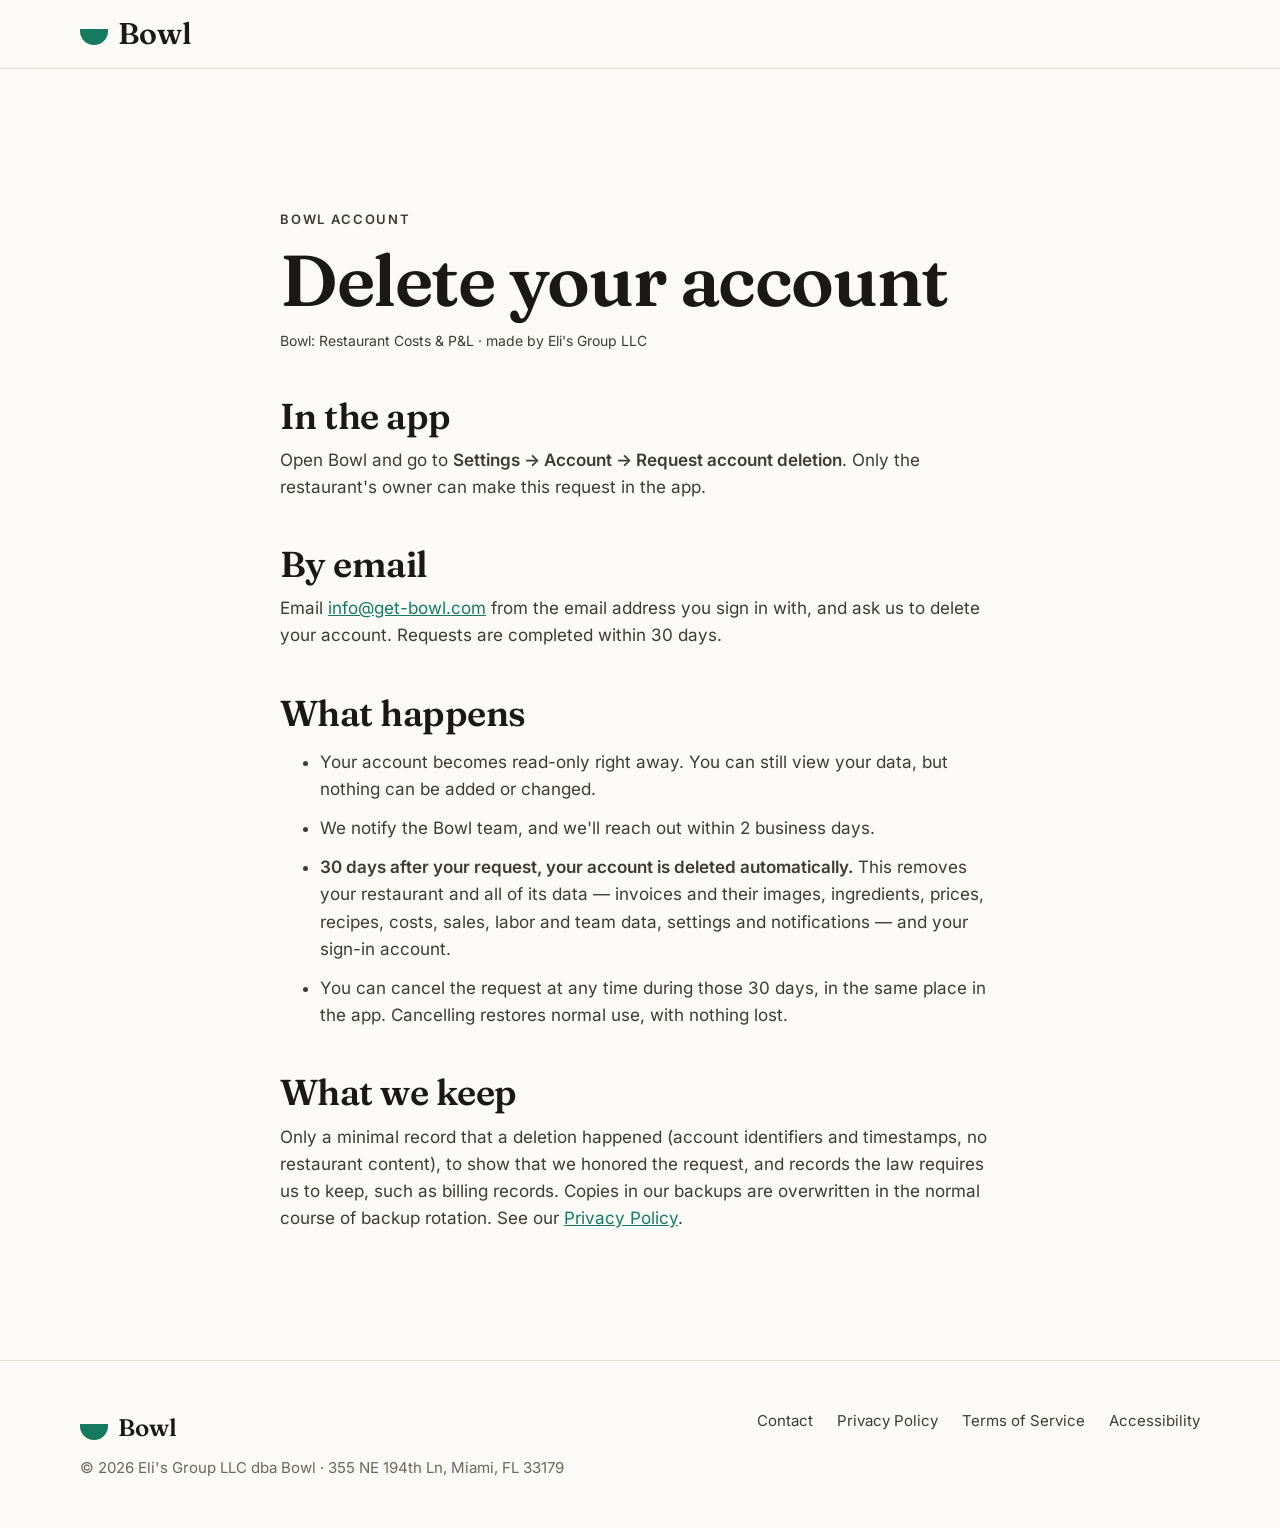
<file: delete-account.html>
<!doctype html>
<html lang="en">
<head>
<!-- site:head -->
<meta charset="utf-8">
<meta name="viewport" content="width=device-width, initial-scale=1, minimum-scale=1, viewport-fit=cover">
<meta name="theme-color" content="#157A5E">
<link rel="icon" href="/favicon.png">
<link rel="apple-touch-icon" href="/apple-touch-icon.png">
<link rel="preload" href="/fonts/Fraunces-600.ttf" as="font" type="font/ttf" crossorigin>
<link rel="preload" href="/fonts/Inter-400.ttf" as="font" type="font/ttf" crossorigin>
<link rel="stylesheet" href="/site.css">
<!-- /site:head -->
<title>Delete your account · Bowl</title>
<meta name="description" content="How to delete your Bowl account and your restaurant's data.">
<link rel="canonical" href="https://get-bowl.com/delete-account">
<meta name="robots" content="noindex">
</head>
<body>
<!-- site:header -->
<a class="skip" href="#main">Skip to content</a>
<header class="top">
  <div class="wrap">
    <span class="logo"><i aria-hidden="true"></i>Bowl</span>
  </div>
</header>
<!-- /site:header -->

<main id="main">
<section>
  <div class="wrap doc">
    <p class="eyebrow">Bowl account</p>
    <h1 style="margin-top:12px;font-size:clamp(40px,7vw,72px)">Delete your account</h1>
    <p class="hint" style="margin-top:12px">Bowl: Restaurant Costs &amp; P&amp;L · made by Eli's Group LLC</p>

    <h2>In the app</h2>
    <p>Open Bowl and go to <strong>Settings → Account → Request account deletion</strong>. Only the restaurant's owner can make this request in the app.</p>

    <h2>By email</h2>
    <p>Email <a href="mailto:info@get-bowl.com?subject=Delete%20my%20Bowl%20account">info@get-bowl.com</a> from the email address you sign in with, and ask us to delete your account. Requests are completed within 30 days.</p>

    <h2>What happens</h2>
    <ul>
      <li>Your account becomes read-only right away. You can still view your data, but nothing can be added or changed.</li>
      <li>We notify the Bowl team, and we'll reach out within 2 business days.</li>
      <li><strong>30 days after your request, your account is deleted automatically.</strong> This removes your restaurant and all of its data — invoices and their images, ingredients, prices, recipes, costs, sales, labor and team data, settings and notifications — and your sign-in account.</li>
      <li>You can cancel the request at any time during those 30 days, in the same place in the app. Cancelling restores normal use, with nothing lost.</li>
    </ul>

    <h2>What we keep</h2>
    <p>Only a minimal record that a deletion happened (account identifiers and timestamps, no restaurant content), to show that we honored the request, and records the law requires us to keep, such as billing records. Copies in our backups are overwritten in the normal course of backup rotation. See our <a href="/privacy">Privacy Policy</a>.</p>
  </div>
</section>
</main>

<!-- site:footer -->
<footer>
  <div class="wrap">
    <div class="stack" style="gap:8px">
      <span class="logo" style="font-size:24px"><i aria-hidden="true"></i>Bowl</span>
      <span>© 2026 Eli's Group LLC dba Bowl · 355 NE 194th Ln, Miami, FL 33179</span>
    </div>
    <nav aria-label="Footer">
      <a href="/contact">Contact</a>
      <a href="/privacy">Privacy Policy</a>
      <a href="/terms">Terms of Service</a>
      <a href="/accessibility">Accessibility</a>
    </nav>
  </div>
</footer>
<!-- /site:footer -->
</body>
</html>
</file>
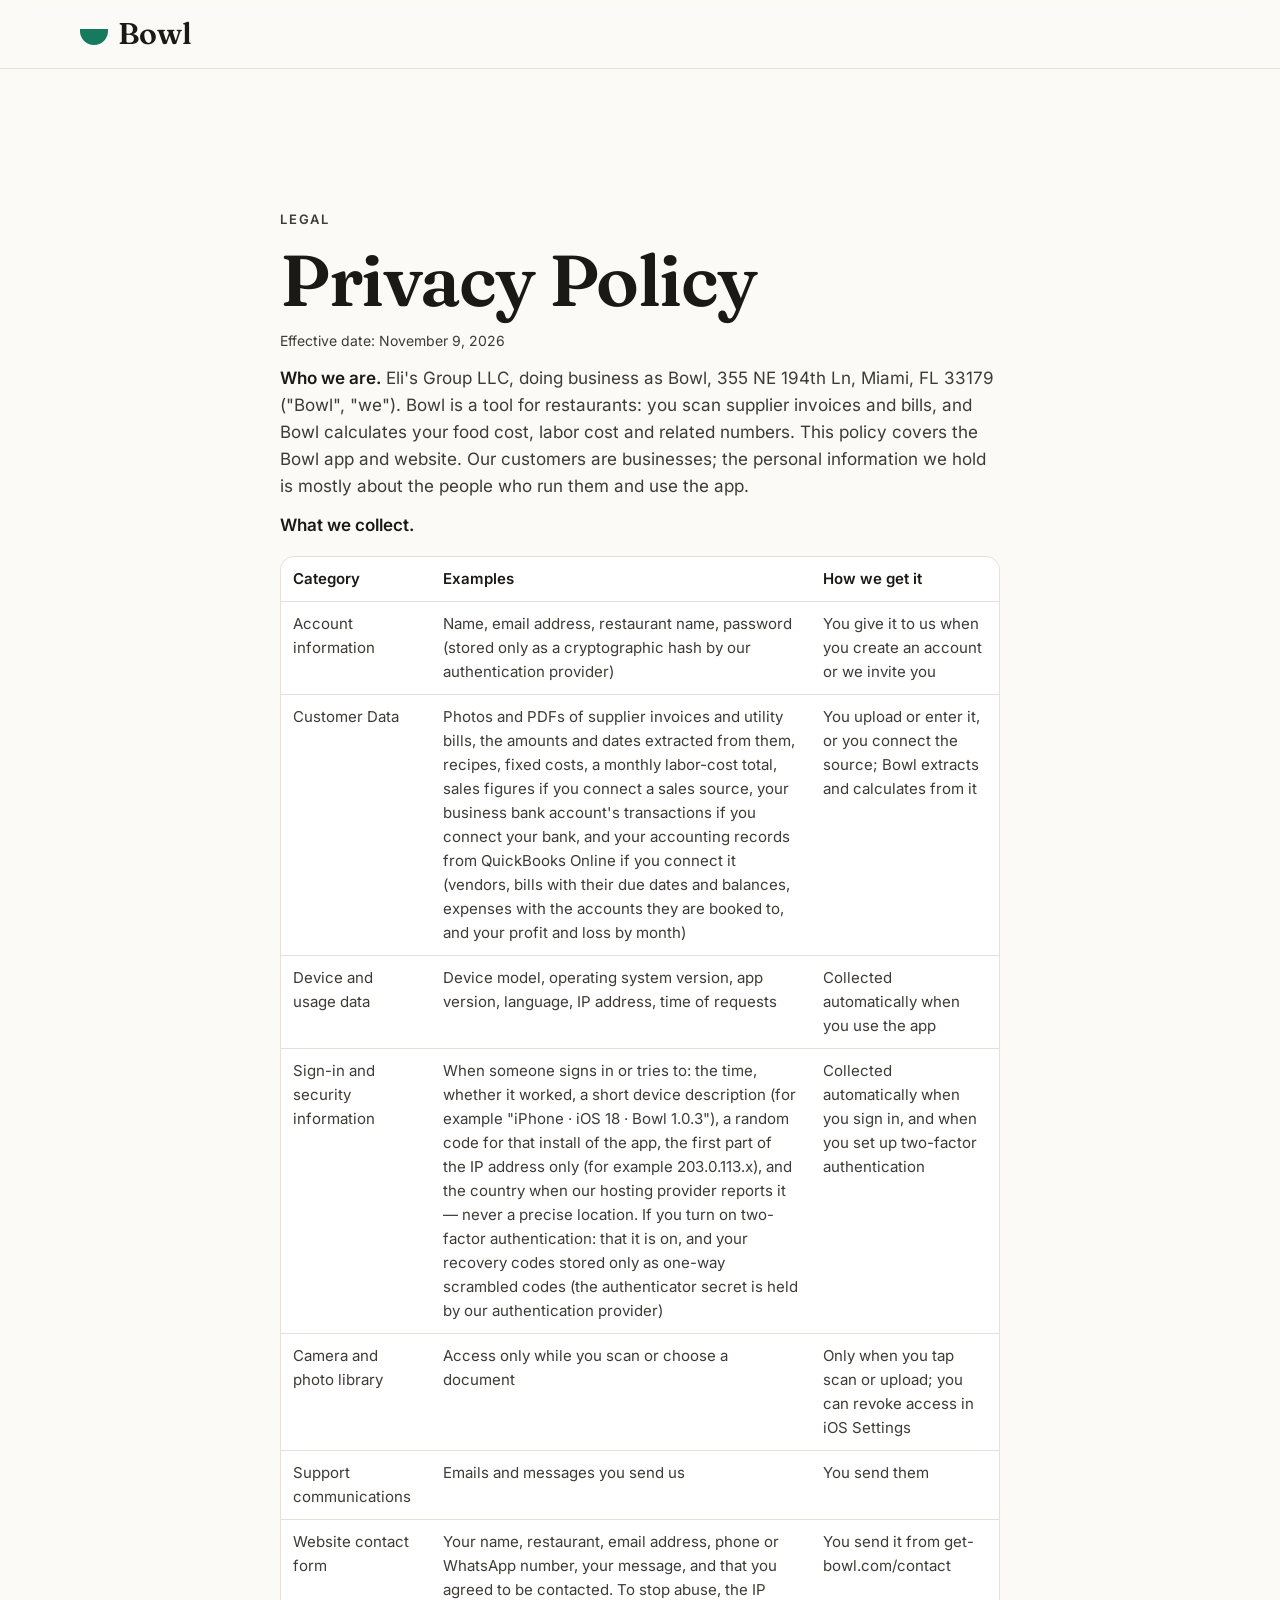
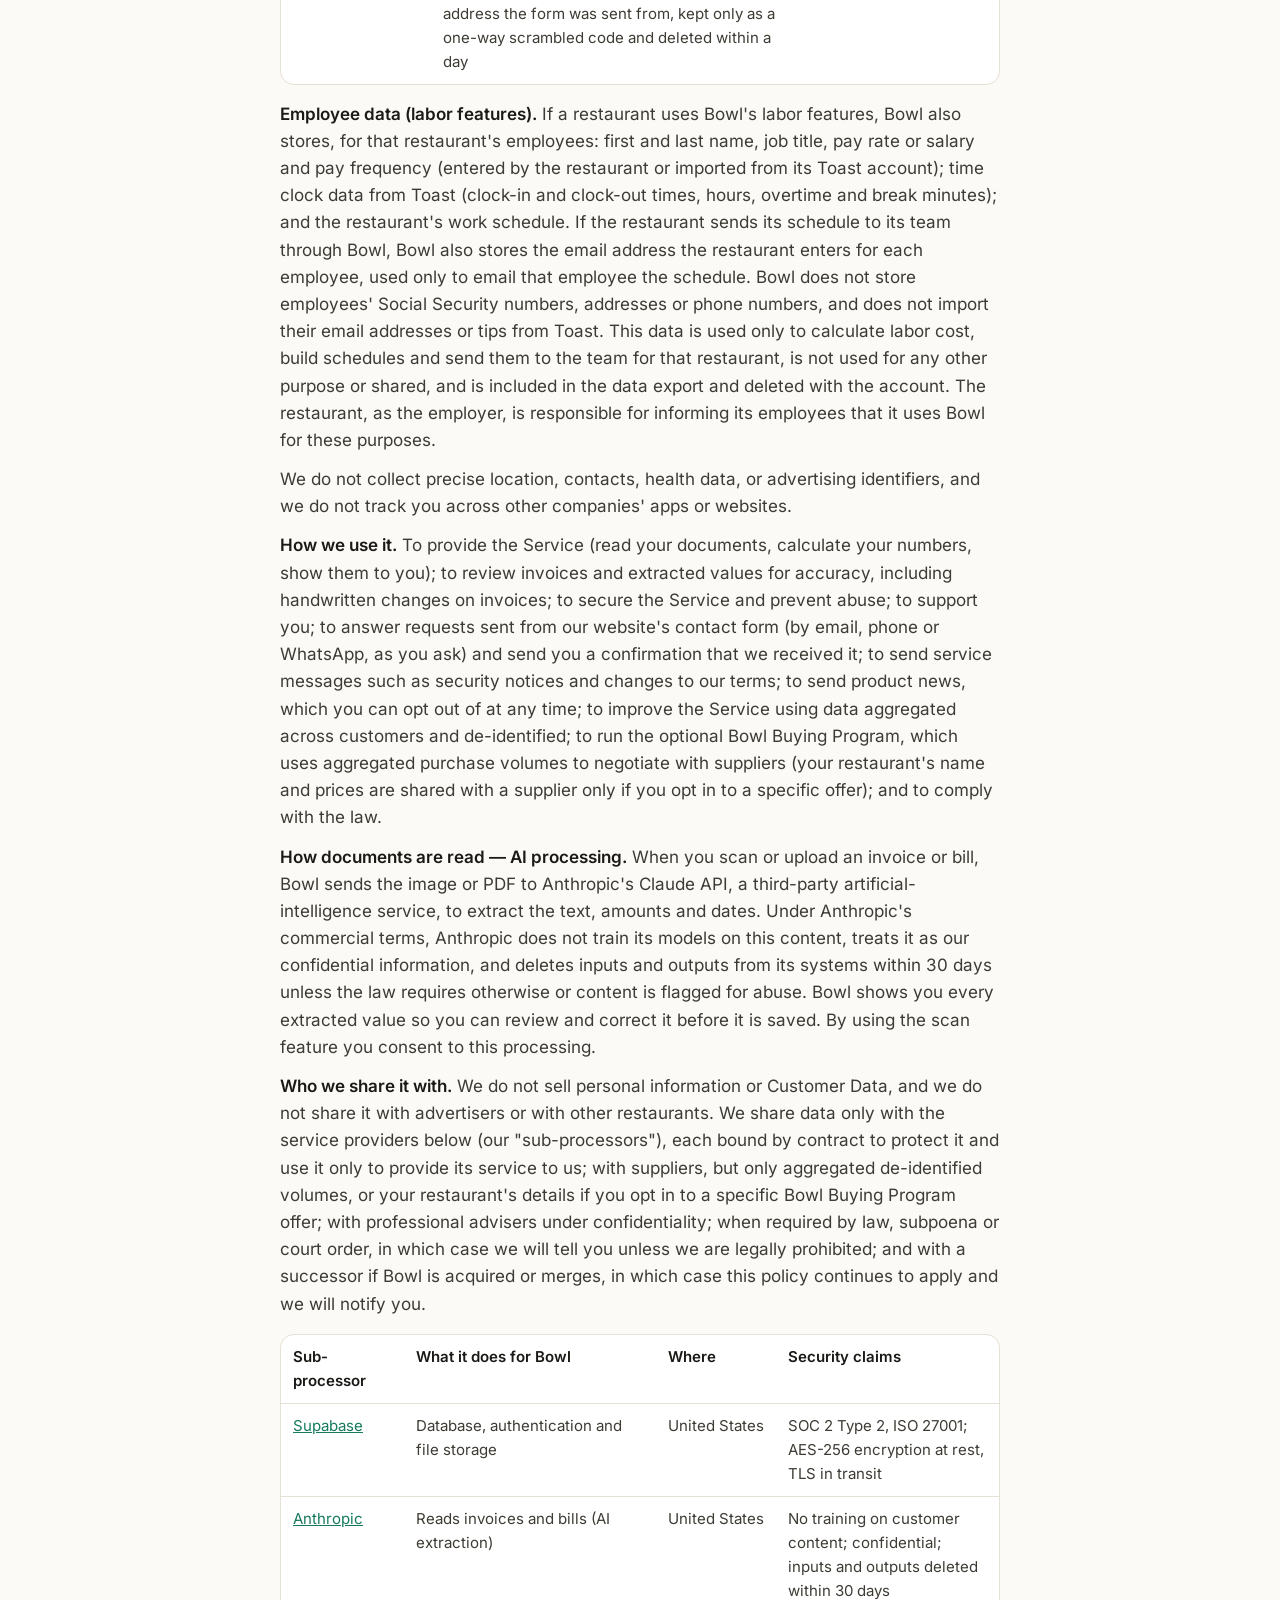
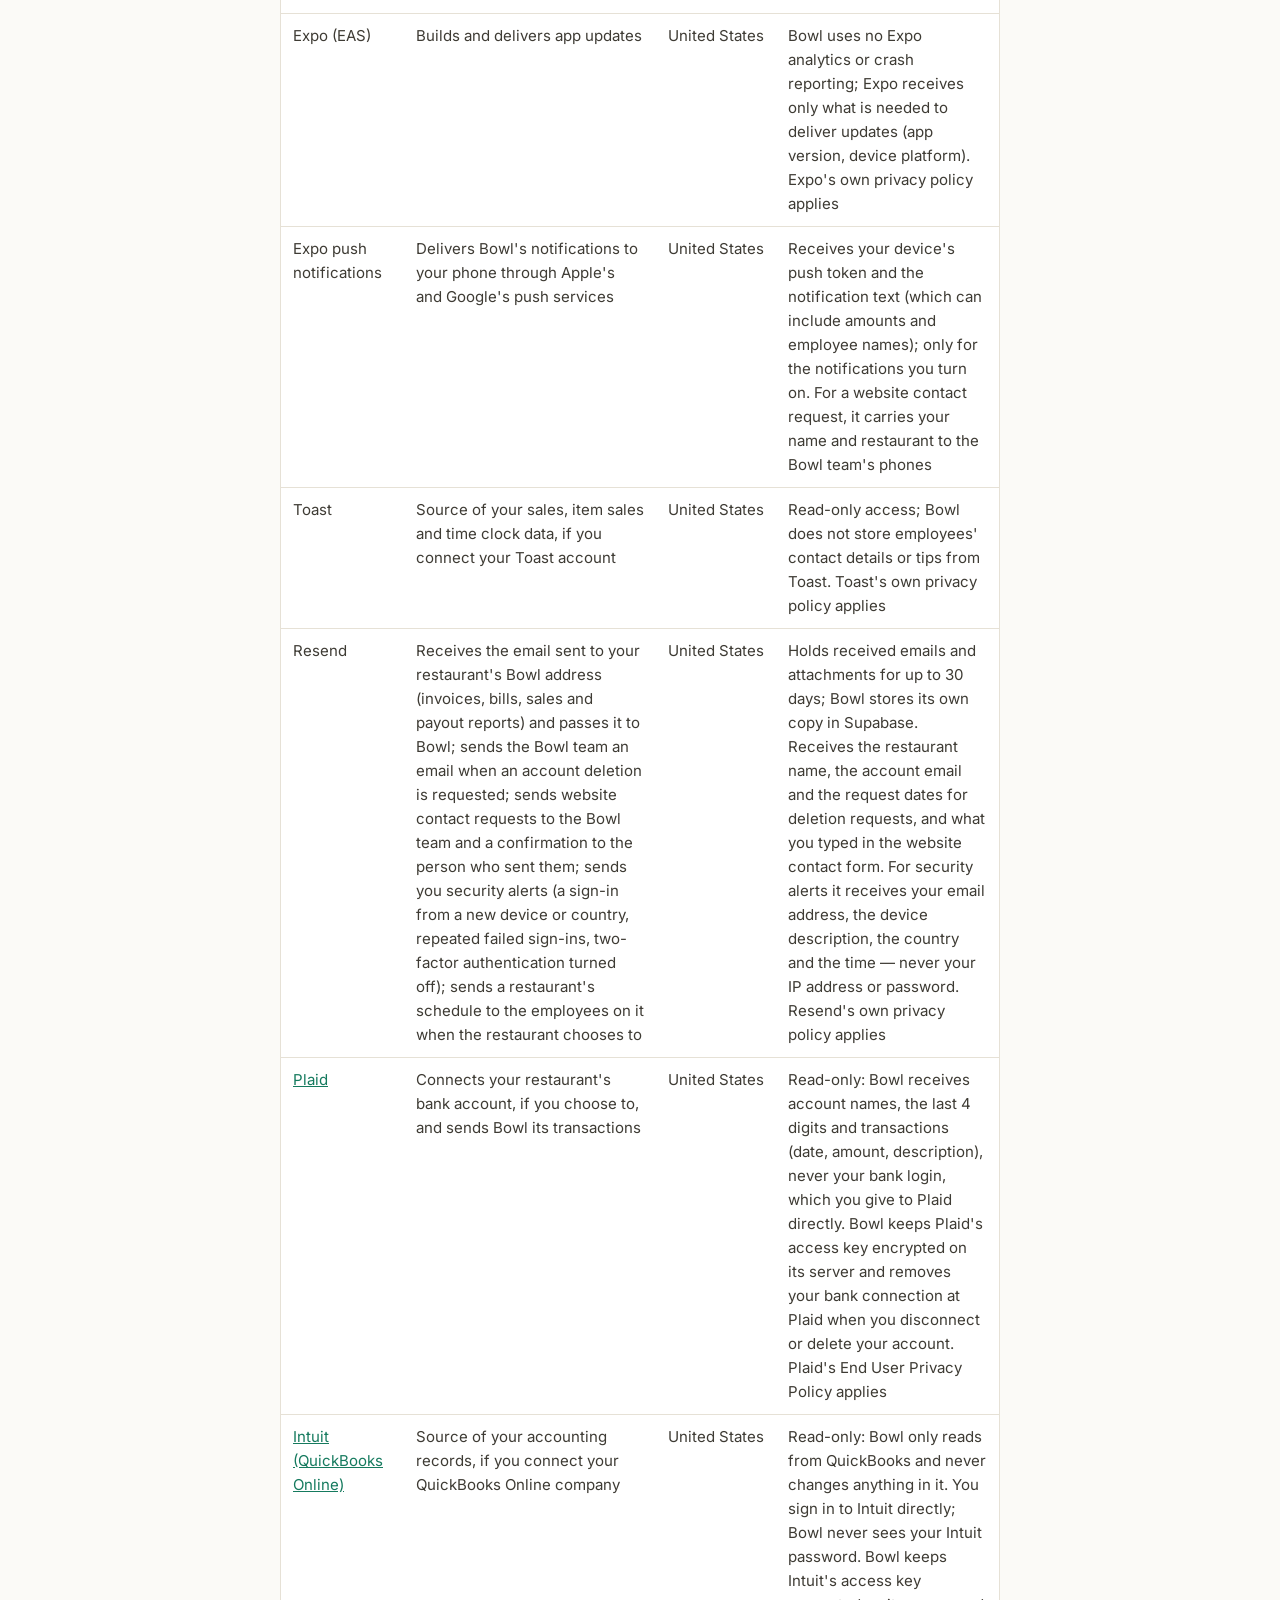
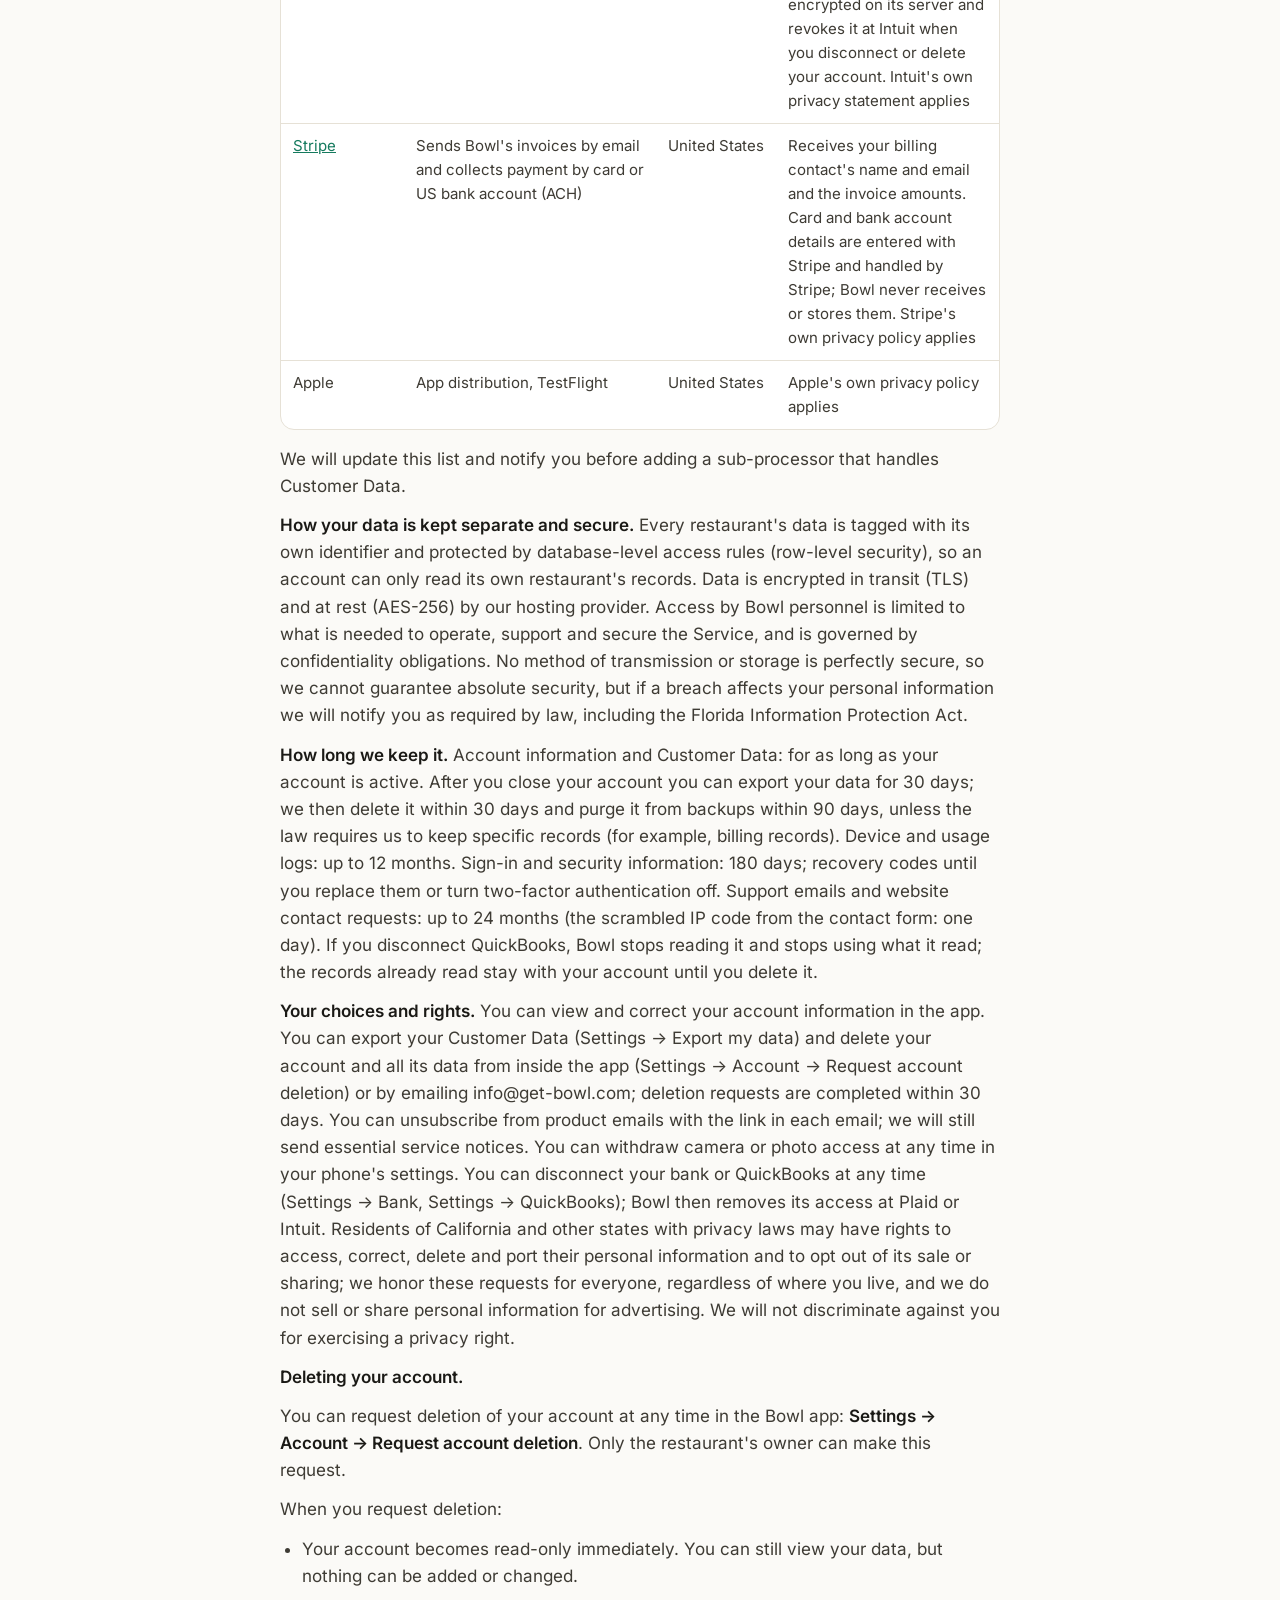
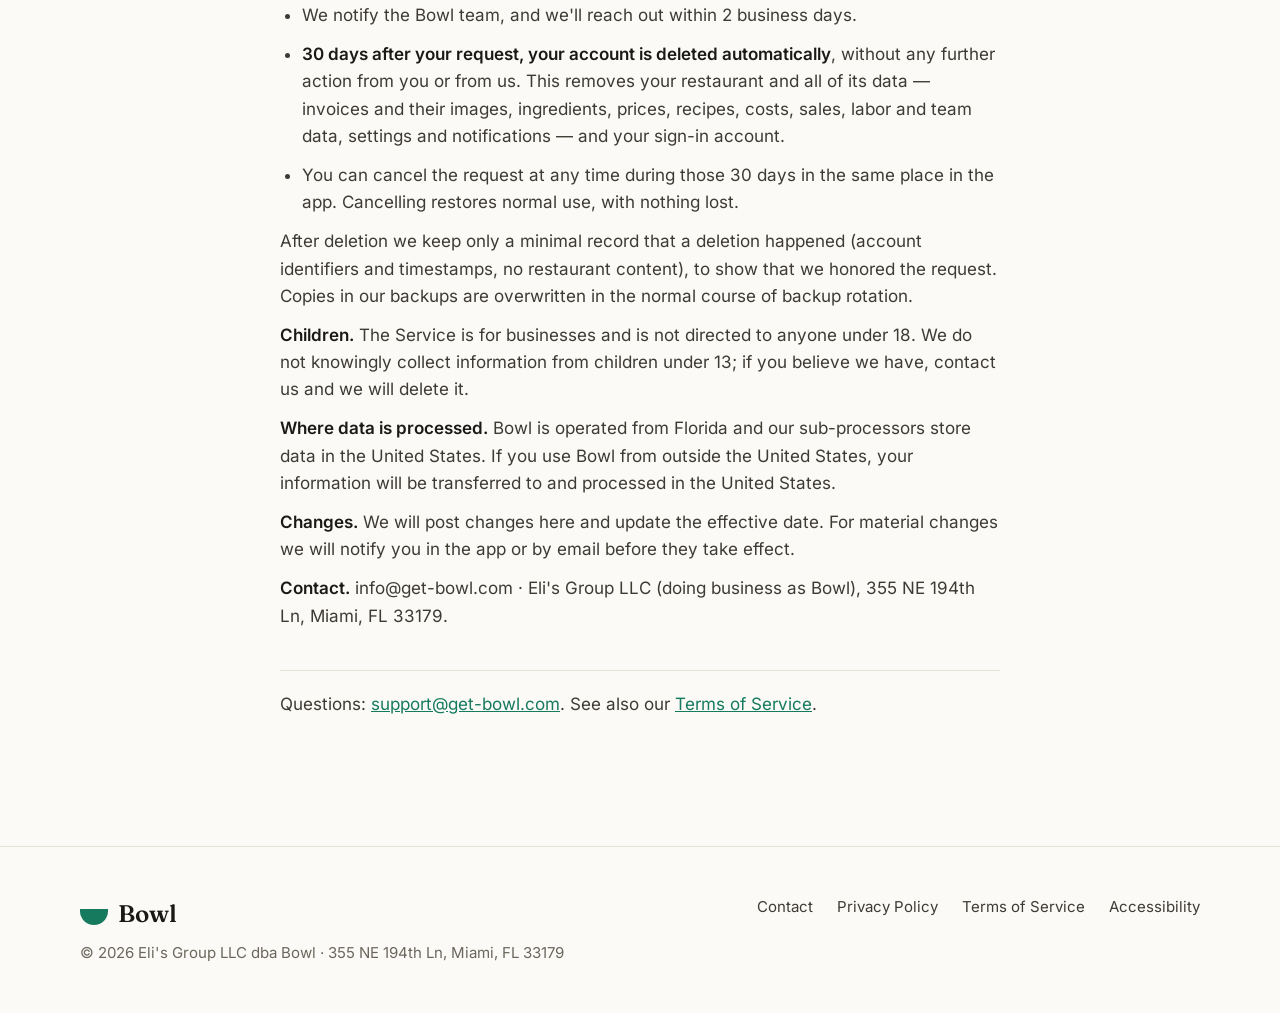
<file: privacy.html>
<!doctype html>
<html lang="en">
<head>
<meta charset="utf-8">
<meta name="viewport" content="width=device-width, initial-scale=1, minimum-scale=1, viewport-fit=cover">
<meta name="theme-color" content="#157A5E">
<link rel="icon" href="/favicon.png">
<link rel="apple-touch-icon" href="/apple-touch-icon.png">
<link rel="preload" href="/fonts/Fraunces-600.ttf" as="font" type="font/ttf" crossorigin>
<link rel="preload" href="/fonts/Inter-400.ttf" as="font" type="font/ttf" crossorigin>
<link rel="stylesheet" href="/site.css">
<title>Privacy Policy · Bowl</title>
<meta name="description" content="Bowl Privacy Policy">
<link rel="canonical" href="https://get-bowl.com/privacy">
</head>
<body>
<a class="skip" href="#main">Skip to content</a>
<header class="top">
  <div class="wrap">
    <span class="logo"><i aria-hidden="true"></i>Bowl</span>
  </div>
</header>

<main id="main">
<section>
  <div class="wrap doc legal">
    <p class="eyebrow">Legal</p>
    <h1>Privacy Policy</h1>
    <p class="hint">Effective date: November 9, 2026</p>
<p><strong>Who we are.</strong> Eli's Group LLC, doing business as Bowl, 355 NE 194th Ln, Miami, FL 33179 ("Bowl", "we"). Bowl is a tool for restaurants: you scan supplier invoices and bills, and Bowl calculates your food cost, labor cost and related numbers. This policy covers the Bowl app and website. Our customers are businesses; the personal information we hold is mostly about the people who run them and use the app.</p>
<p><strong>What we collect.</strong></p>
<div class="table" tabindex="0" role="region" aria-label="Table: Category, Examples, How we get it"><table><thead><tr><th scope="col">Category</th><th scope="col">Examples</th><th scope="col">How we get it</th></tr></thead><tbody><tr><td>Account information</td><td>Name, email address, restaurant name, password (stored only as a cryptographic hash by our authentication provider)</td><td>You give it to us when you create an account or we invite you</td></tr><tr><td>Customer Data</td><td>Photos and PDFs of supplier invoices and utility bills, the amounts and dates extracted from them, recipes, fixed costs, a monthly labor-cost total, sales figures if you connect a sales source, your business bank account's transactions if you connect your bank, and your accounting records from QuickBooks Online if you connect it (vendors, bills with their due dates and balances, expenses with the accounts they are booked to, and your profit and loss by month)</td><td>You upload or enter it, or you connect the source; Bowl extracts and calculates from it</td></tr><tr><td>Device and usage data</td><td>Device model, operating system version, app version, language, IP address, time of requests</td><td>Collected automatically when you use the app</td></tr><tr><td>Sign-in and security information</td><td>When someone signs in or tries to: the time, whether it worked, a short device description (for example "iPhone · iOS 18 · Bowl 1.0.3"), a random code for that install of the app, the first part of the IP address only (for example 203.0.113.x), and the country when our hosting provider reports it — never a precise location. If you turn on two-factor authentication: that it is on, and your recovery codes stored only as one-way scrambled codes (the authenticator secret is held by our authentication provider)</td><td>Collected automatically when you sign in, and when you set up two-factor authentication</td></tr><tr><td>Camera and photo library</td><td>Access only while you scan or choose a document</td><td>Only when you tap scan or upload; you can revoke access in iOS Settings</td></tr><tr><td>Support communications</td><td>Emails and messages you send us</td><td>You send them</td></tr><tr><td>Website contact form</td><td>Your name, restaurant, email address, phone or WhatsApp number, your message, and that you agreed to be contacted. To stop abuse, the IP address the form was sent from, kept only as a one-way scrambled code and deleted within a day</td><td>You send it from get-bowl.com/contact</td></tr></tbody></table></div>
<p><strong>Employee data (labor features).</strong> If a restaurant uses Bowl's labor features, Bowl also stores, for that restaurant's employees: first and last name, job title, pay rate or salary and pay frequency (entered by the restaurant or imported from its Toast account); time clock data from Toast (clock-in and clock-out times, hours, overtime and break minutes); and the restaurant's work schedule. If the restaurant sends its schedule to its team through Bowl, Bowl also stores the email address the restaurant enters for each employee, used only to email that employee the schedule. Bowl does not store employees' Social Security numbers, addresses or phone numbers, and does not import their email addresses or tips from Toast. This data is used only to calculate labor cost, build schedules and send them to the team for that restaurant, is not used for any other purpose or shared, and is included in the data export and deleted with the account. The restaurant, as the employer, is responsible for informing its employees that it uses Bowl for these purposes.</p>
<p>We do not collect precise location, contacts, health data, or advertising identifiers, and we do not track you across other companies' apps or websites.</p>
<p><strong>How we use it.</strong> To provide the Service (read your documents, calculate your numbers, show them to you); to review invoices and extracted values for accuracy, including handwritten changes on invoices; to secure the Service and prevent abuse; to support you; to answer requests sent from our website's contact form (by email, phone or WhatsApp, as you ask) and send you a confirmation that we received it; to send service messages such as security notices and changes to our terms; to send product news, which you can opt out of at any time; to improve the Service using data aggregated across customers and de-identified; to run the optional Bowl Buying Program, which uses aggregated purchase volumes to negotiate with suppliers (your restaurant's name and prices are shared with a supplier only if you opt in to a specific offer); and to comply with the law.</p>
<p><strong>How documents are read — AI processing.</strong> When you scan or upload an invoice or bill, Bowl sends the image or PDF to Anthropic's Claude API, a third-party artificial-intelligence service, to extract the text, amounts and dates. Under Anthropic's commercial terms, Anthropic does not train its models on this content, treats it as our confidential information, and deletes inputs and outputs from its systems within 30 days unless the law requires otherwise or content is flagged for abuse. Bowl shows you every extracted value so you can review and correct it before it is saved. By using the scan feature you consent to this processing.</p>
<p><strong>Who we share it with.</strong> We do not sell personal information or Customer Data, and we do not share it with advertisers or with other restaurants. We share data only with the service providers below (our "sub-processors"), each bound by contract to protect it and use it only to provide its service to us; with suppliers, but only aggregated de-identified volumes, or your restaurant's details if you opt in to a specific Bowl Buying Program offer; with professional advisers under confidentiality; when required by law, subpoena or court order, in which case we will tell you unless we are legally prohibited; and with a successor if Bowl is acquired or merges, in which case this policy continues to apply and we will notify you.</p>
<div class="table" tabindex="0" role="region" aria-label="Table: Sub-processor, What it does for Bowl, Where, Security claims"><table><thead><tr><th scope="col">Sub-processor</th><th scope="col">What it does for Bowl</th><th scope="col">Where</th><th scope="col">Security claims</th></tr></thead><tbody><tr><td><a href="https://www.supabase.com/security">Supabase</a></td><td>Database, authentication and file storage</td><td>United States</td><td>SOC 2 Type 2, ISO 27001; AES-256 encryption at rest, TLS in transit</td></tr><tr><td><a href="https://www.anthropic.com/legal/commercial-terms">Anthropic</a></td><td>Reads invoices and bills (AI extraction)</td><td>United States</td><td>No training on customer content; confidential; inputs and outputs deleted within 30 days</td></tr><tr><td>Expo (EAS)</td><td>Builds and delivers app updates</td><td>United States</td><td>Bowl uses no Expo analytics or crash reporting; Expo receives only what is needed to deliver updates (app version, device platform). Expo's own privacy policy applies</td></tr><tr><td>Expo push notifications</td><td>Delivers Bowl's notifications to your phone through Apple's and Google's push services</td><td>United States</td><td>Receives your device's push token and the notification text (which can include amounts and employee names); only for the notifications you turn on. For a website contact request, it carries your name and restaurant to the Bowl team's phones</td></tr><tr><td>Toast</td><td>Source of your sales, item sales and time clock data, if you connect your Toast account</td><td>United States</td><td>Read-only access; Bowl does not store employees' contact details or tips from Toast. Toast's own privacy policy applies</td></tr><tr><td>Resend</td><td>Receives the email sent to your restaurant's Bowl address (invoices, bills, sales and payout reports) and passes it to Bowl; sends the Bowl team an email when an account deletion is requested; sends website contact requests to the Bowl team and a confirmation to the person who sent them; sends you security alerts (a sign-in from a new device or country, repeated failed sign-ins, two-factor authentication turned off); sends a restaurant's schedule to the employees on it when the restaurant chooses to</td><td>United States</td><td>Holds received emails and attachments for up to 30 days; Bowl stores its own copy in Supabase. Receives the restaurant name, the account email and the request dates for deletion requests, and what you typed in the website contact form. For security alerts it receives your email address, the device description, the country and the time — never your IP address or password. Resend's own privacy policy applies</td></tr><tr><td><a href="https://plaid.com/legal/">Plaid</a></td><td>Connects your restaurant's bank account, if you choose to, and sends Bowl its transactions</td><td>United States</td><td>Read-only: Bowl receives account names, the last 4 digits and transactions (date, amount, description), never your bank login, which you give to Plaid directly. Bowl keeps Plaid's access key encrypted on its server and removes your bank connection at Plaid when you disconnect or delete your account. Plaid's End User Privacy Policy applies</td></tr><tr><td><a href="https://www.intuit.com/privacy/statement/">Intuit (QuickBooks Online)</a></td><td>Source of your accounting records, if you connect your QuickBooks Online company</td><td>United States</td><td>Read-only: Bowl only reads from QuickBooks and never changes anything in it. You sign in to Intuit directly; Bowl never sees your Intuit password. Bowl keeps Intuit's access key encrypted on its server and revokes it at Intuit when you disconnect or delete your account. Intuit's own privacy statement applies</td></tr><tr><td><a href="https://stripe.com/privacy">Stripe</a></td><td>Sends Bowl's invoices by email and collects payment by card or US bank account (ACH)</td><td>United States</td><td>Receives your billing contact's name and email and the invoice amounts. Card and bank account details are entered with Stripe and handled by Stripe; Bowl never receives or stores them. Stripe's own privacy policy applies</td></tr><tr><td>Apple</td><td>App distribution, TestFlight</td><td>United States</td><td>Apple's own privacy policy applies</td></tr></tbody></table></div>
<p>We will update this list and notify you before adding a sub-processor that handles Customer Data.</p>
<p><strong>How your data is kept separate and secure.</strong> Every restaurant's data is tagged with its own identifier and protected by database-level access rules (row-level security), so an account can only read its own restaurant's records. Data is encrypted in transit (TLS) and at rest (AES-256) by our hosting provider. Access by Bowl personnel is limited to what is needed to operate, support and secure the Service, and is governed by confidentiality obligations. No method of transmission or storage is perfectly secure, so we cannot guarantee absolute security, but if a breach affects your personal information we will notify you as required by law, including the Florida Information Protection Act.</p>
<p><strong>How long we keep it.</strong> Account information and Customer Data: for as long as your account is active. After you close your account you can export your data for 30 days; we then delete it within 30 days and purge it from backups within 90 days, unless the law requires us to keep specific records (for example, billing records). Device and usage logs: up to 12 months. Sign-in and security information: 180 days; recovery codes until you replace them or turn two-factor authentication off. Support emails and website contact requests: up to 24 months (the scrambled IP code from the contact form: one day). If you disconnect QuickBooks, Bowl stops reading it and stops using what it read; the records already read stay with your account until you delete it.</p>
<p><strong>Your choices and rights.</strong> You can view and correct your account information in the app. You can export your Customer Data (Settings → Export my data) and delete your account and all its data from inside the app (Settings → Account → Request account deletion) or by emailing info@get-bowl.com; deletion requests are completed within 30 days. You can unsubscribe from product emails with the link in each email; we will still send essential service notices. You can withdraw camera or photo access at any time in your phone's settings. You can disconnect your bank or QuickBooks at any time (Settings → Bank, Settings → QuickBooks); Bowl then removes its access at Plaid or Intuit. Residents of California and other states with privacy laws may have rights to access, correct, delete and port their personal information and to opt out of its sale or sharing; we honor these requests for everyone, regardless of where you live, and we do not sell or share personal information for advertising. We will not discriminate against you for exercising a privacy right.</p>
<p><strong>Deleting your account.</strong></p>
<p>You can request deletion of your account at any time in the Bowl app: <strong>Settings → Account → Request account deletion</strong>. Only the restaurant's owner can make this request.</p>
<p>When you request deletion:</p>
<ul><li>Your account becomes read-only immediately. You can still view your data, but nothing can be added or changed.</li><li>We notify the Bowl team, and we'll reach out within 2 business days.</li><li><strong>30 days after your request, your account is deleted automatically</strong>, without any further action from you or from us. This removes your restaurant and all of its data — invoices and their images, ingredients, prices, recipes, costs, sales, labor and team data, settings and notifications — and your sign-in account.</li><li>You can cancel the request at any time during those 30 days in the same place in the app. Cancelling restores normal use, with nothing lost.</li></ul>
<p>After deletion we keep only a minimal record that a deletion happened (account identifiers and timestamps, no restaurant content), to show that we honored the request. Copies in our backups are overwritten in the normal course of backup rotation.</p>
<p><strong>Children.</strong> The Service is for businesses and is not directed to anyone under 18. We do not knowingly collect information from children under 13; if you believe we have, contact us and we will delete it.</p>
<p><strong>Where data is processed.</strong> Bowl is operated from Florida and our sub-processors store data in the United States. If you use Bowl from outside the United States, your information will be transferred to and processed in the United States.</p>
<p><strong>Changes.</strong> We will post changes here and update the effective date. For material changes we will notify you in the app or by email before they take effect.</p>
<p><strong>Contact.</strong> info@get-bowl.com · Eli's Group LLC (doing business as Bowl), 355 NE 194th Ln, Miami, FL 33179.</p>
    <p class="also">Questions: <a href="mailto:support@get-bowl.com">support@get-bowl.com</a>. See also our <a href="/terms">Terms of Service</a>.</p>
  </div>
</section>
</main>

<footer>
  <div class="wrap">
    <div class="stack" style="gap:8px">
      <span class="logo" style="font-size:24px"><i aria-hidden="true"></i>Bowl</span>
      <span>© 2026 Eli's Group LLC dba Bowl · 355 NE 194th Ln, Miami, FL 33179</span>
    </div>
    <nav aria-label="Footer">
      <a href="/contact">Contact</a>
      <a href="/privacy" aria-current="page">Privacy Policy</a>
      <a href="/terms">Terms of Service</a>
      <a href="/accessibility">Accessibility</a>
    </nav>
  </div>
</footer>
</body>
</html>
</file>
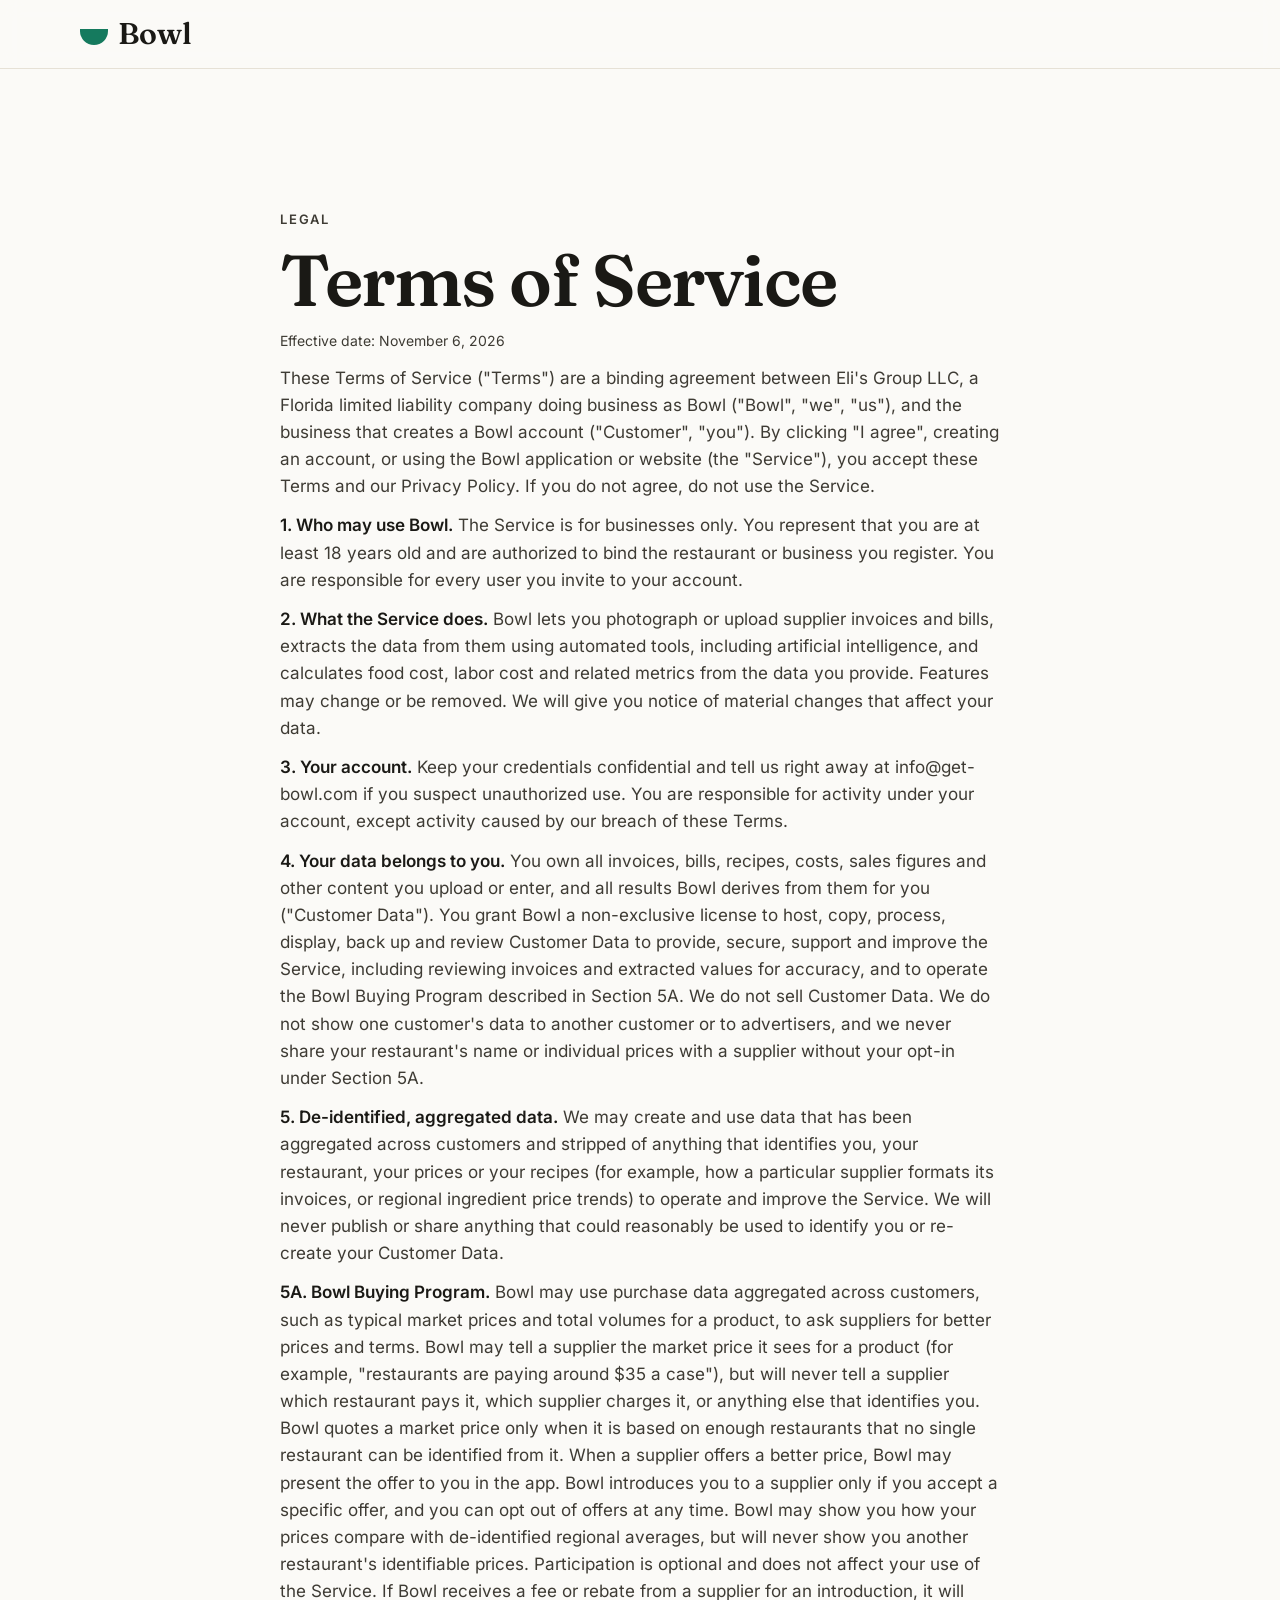
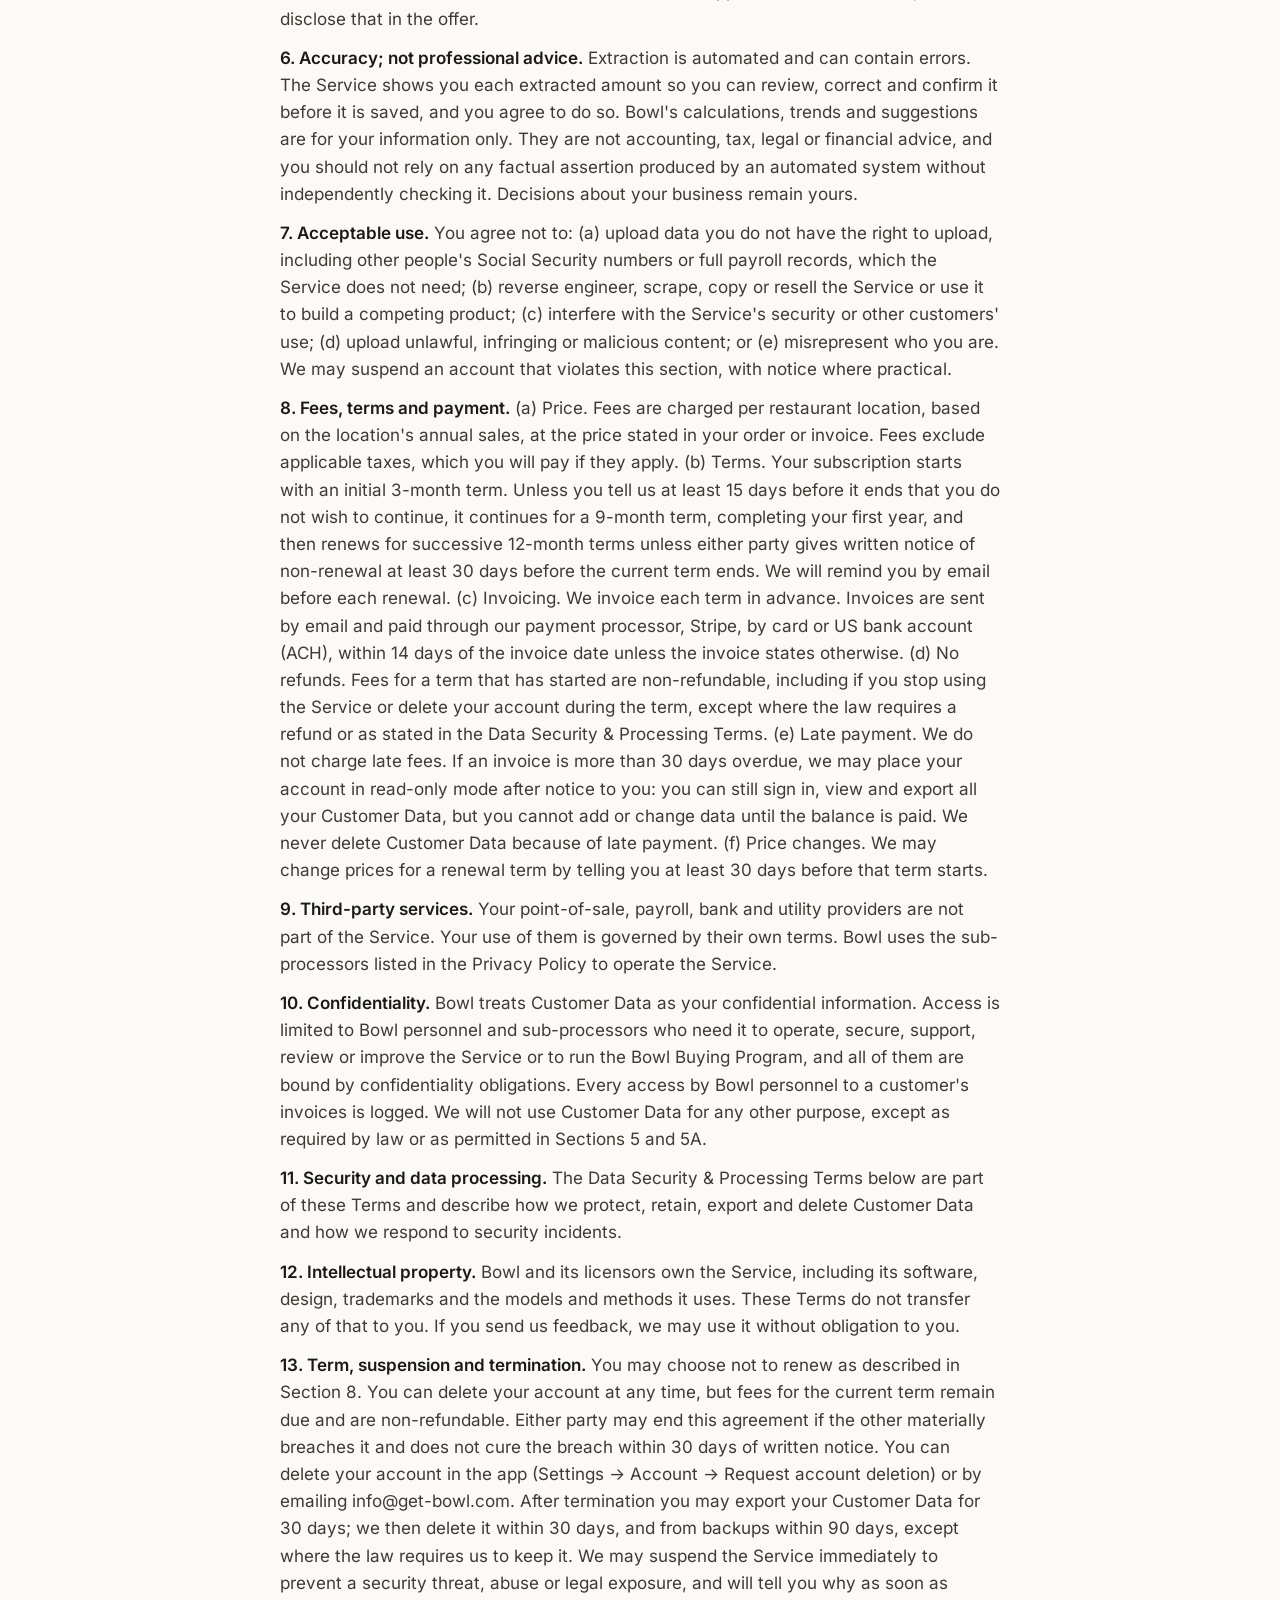
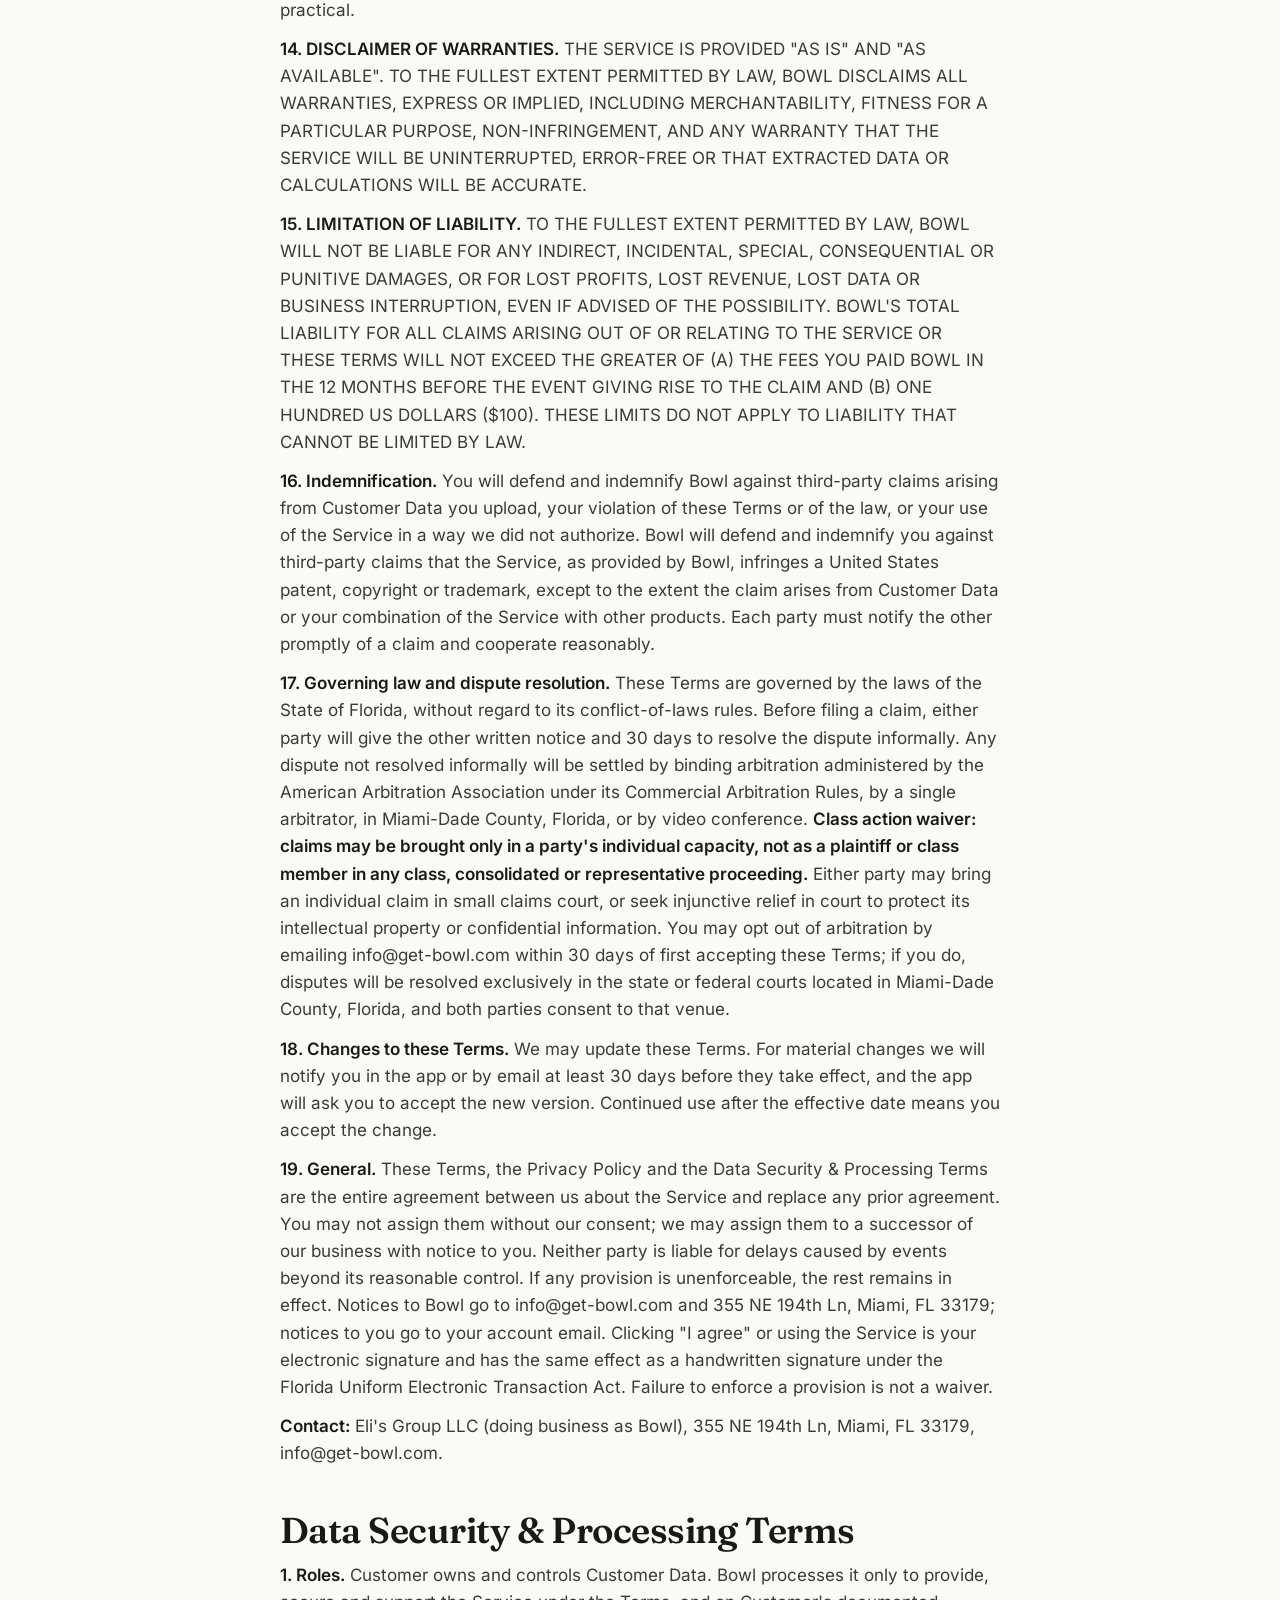
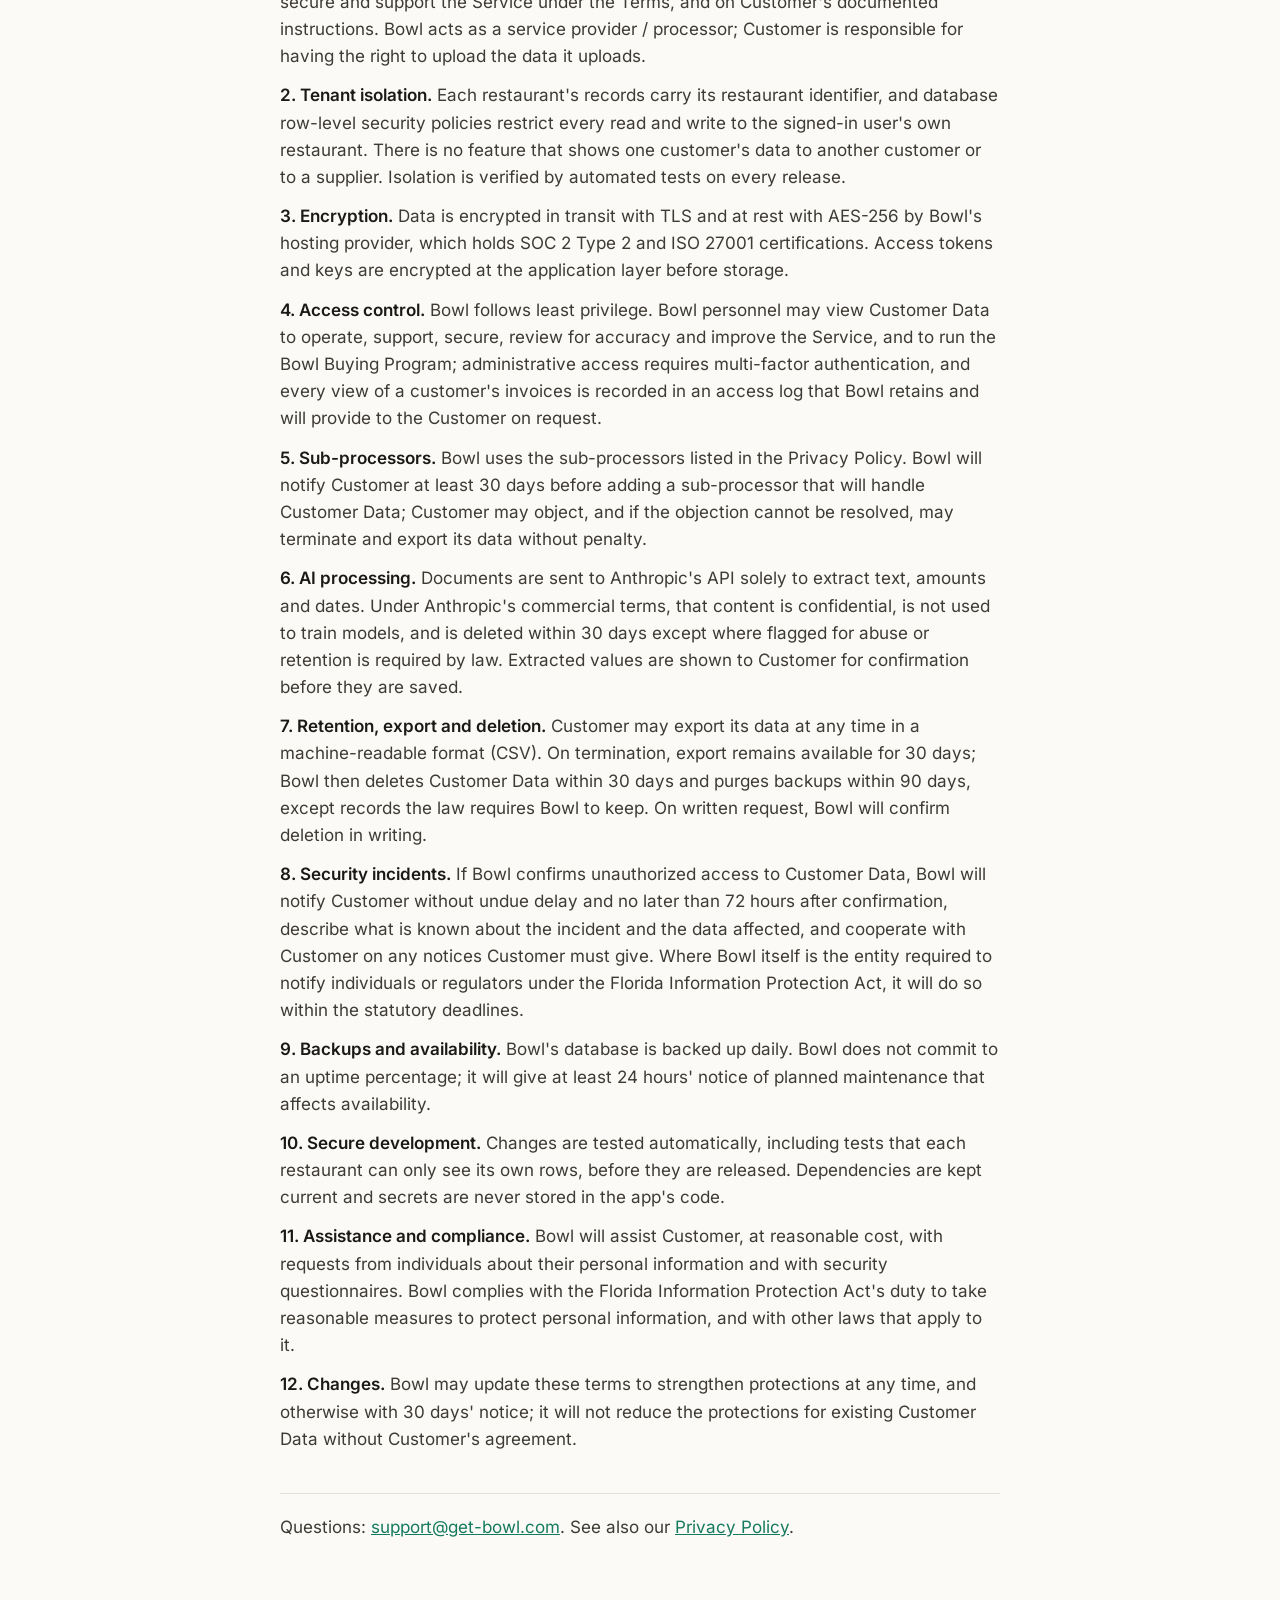
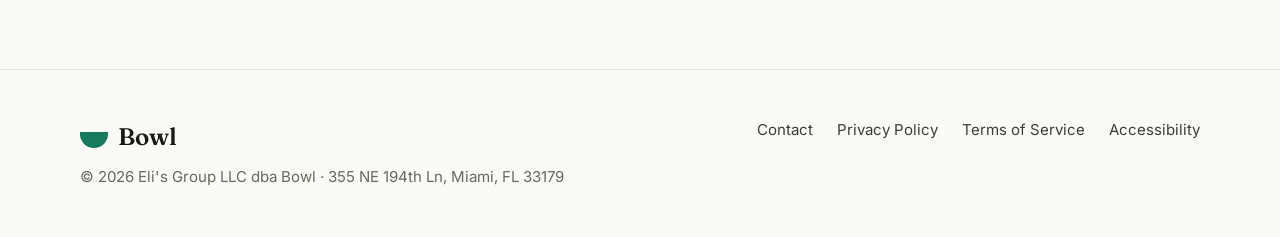
<file: terms.html>
<!doctype html>
<html lang="en">
<head>
<meta charset="utf-8">
<meta name="viewport" content="width=device-width, initial-scale=1, minimum-scale=1, viewport-fit=cover">
<meta name="theme-color" content="#157A5E">
<link rel="icon" href="/favicon.png">
<link rel="apple-touch-icon" href="/apple-touch-icon.png">
<link rel="preload" href="/fonts/Fraunces-600.ttf" as="font" type="font/ttf" crossorigin>
<link rel="preload" href="/fonts/Inter-400.ttf" as="font" type="font/ttf" crossorigin>
<link rel="stylesheet" href="/site.css">
<title>Terms of Service · Bowl</title>
<meta name="description" content="Bowl Terms of Service">
<link rel="canonical" href="https://get-bowl.com/terms">
</head>
<body>
<a class="skip" href="#main">Skip to content</a>
<header class="top">
  <div class="wrap">
    <span class="logo"><i aria-hidden="true"></i>Bowl</span>
  </div>
</header>

<main id="main">
<section>
  <div class="wrap doc legal">
    <p class="eyebrow">Legal</p>
    <h1>Terms of Service</h1>
    <p class="hint">Effective date: November 6, 2026</p>
<p>These Terms of Service ("Terms") are a binding agreement between Eli's Group LLC, a Florida limited liability company doing business as Bowl ("Bowl", "we", "us"), and the business that creates a Bowl account ("Customer", "you"). By clicking "I agree", creating an account, or using the Bowl application or website (the "Service"), you accept these Terms and our Privacy Policy. If you do not agree, do not use the Service.</p>
<p><strong>1. Who may use Bowl.</strong> The Service is for businesses only. You represent that you are at least 18 years old and are authorized to bind the restaurant or business you register. You are responsible for every user you invite to your account.</p>
<p><strong>2. What the Service does.</strong> Bowl lets you photograph or upload supplier invoices and bills, extracts the data from them using automated tools, including artificial intelligence, and calculates food cost, labor cost and related metrics from the data you provide. Features may change or be removed. We will give you notice of material changes that affect your data.</p>
<p><strong>3. Your account.</strong> Keep your credentials confidential and tell us right away at info@get-bowl.com if you suspect unauthorized use. You are responsible for activity under your account, except activity caused by our breach of these Terms.</p>
<p><strong>4. Your data belongs to you.</strong> You own all invoices, bills, recipes, costs, sales figures and other content you upload or enter, and all results Bowl derives from them for you ("Customer Data"). You grant Bowl a non-exclusive license to host, copy, process, display, back up and review Customer Data to provide, secure, support and improve the Service, including reviewing invoices and extracted values for accuracy, and to operate the Bowl Buying Program described in Section 5A. We do not sell Customer Data. We do not show one customer's data to another customer or to advertisers, and we never share your restaurant's name or individual prices with a supplier without your opt-in under Section 5A.</p>
<p><strong>5. De-identified, aggregated data.</strong> We may create and use data that has been aggregated across customers and stripped of anything that identifies you, your restaurant, your prices or your recipes (for example, how a particular supplier formats its invoices, or regional ingredient price trends) to operate and improve the Service. We will never publish or share anything that could reasonably be used to identify you or re-create your Customer Data.</p>
<p><strong>5A. Bowl Buying Program.</strong> Bowl may use purchase data aggregated across customers, such as typical market prices and total volumes for a product, to ask suppliers for better prices and terms. Bowl may tell a supplier the market price it sees for a product (for example, "restaurants are paying around $35 a case"), but will never tell a supplier which restaurant pays it, which supplier charges it, or anything else that identifies you. Bowl quotes a market price only when it is based on enough restaurants that no single restaurant can be identified from it. When a supplier offers a better price, Bowl may present the offer to you in the app. Bowl introduces you to a supplier only if you accept a specific offer, and you can opt out of offers at any time. Bowl may show you how your prices compare with de-identified regional averages, but will never show you another restaurant's identifiable prices. Participation is optional and does not affect your use of the Service. If Bowl receives a fee or rebate from a supplier for an introduction, it will disclose that in the offer.</p>
<p><strong>6. Accuracy; not professional advice.</strong> Extraction is automated and can contain errors. The Service shows you each extracted amount so you can review, correct and confirm it before it is saved, and you agree to do so. Bowl's calculations, trends and suggestions are for your information only. They are not accounting, tax, legal or financial advice, and you should not rely on any factual assertion produced by an automated system without independently checking it. Decisions about your business remain yours.</p>
<p><strong>7. Acceptable use.</strong> You agree not to: (a) upload data you do not have the right to upload, including other people's Social Security numbers or full payroll records, which the Service does not need; (b) reverse engineer, scrape, copy or resell the Service or use it to build a competing product; (c) interfere with the Service's security or other customers' use; (d) upload unlawful, infringing or malicious content; or (e) misrepresent who you are. We may suspend an account that violates this section, with notice where practical.</p>
<p><strong>8. Fees, terms and payment.</strong> (a) Price. Fees are charged per restaurant location, based on the location's annual sales, at the price stated in your order or invoice. Fees exclude applicable taxes, which you will pay if they apply. (b) Terms. Your subscription starts with an initial 3-month term. Unless you tell us at least 15 days before it ends that you do not wish to continue, it continues for a 9-month term, completing your first year, and then renews for successive 12-month terms unless either party gives written notice of non-renewal at least 30 days before the current term ends. We will remind you by email before each renewal. (c) Invoicing. We invoice each term in advance. Invoices are sent by email and paid through our payment processor, Stripe, by card or US bank account (ACH), within 14 days of the invoice date unless the invoice states otherwise. (d) No refunds. Fees for a term that has started are non-refundable, including if you stop using the Service or delete your account during the term, except where the law requires a refund or as stated in the Data Security &amp; Processing Terms. (e) Late payment. We do not charge late fees. If an invoice is more than 30 days overdue, we may place your account in read-only mode after notice to you: you can still sign in, view and export all your Customer Data, but you cannot add or change data until the balance is paid. We never delete Customer Data because of late payment. (f) Price changes. We may change prices for a renewal term by telling you at least 30 days before that term starts.</p>
<p><strong>9. Third-party services.</strong> Your point-of-sale, payroll, bank and utility providers are not part of the Service. Your use of them is governed by their own terms. Bowl uses the sub-processors listed in the Privacy Policy to operate the Service.</p>
<p><strong>10. Confidentiality.</strong> Bowl treats Customer Data as your confidential information. Access is limited to Bowl personnel and sub-processors who need it to operate, secure, support, review or improve the Service or to run the Bowl Buying Program, and all of them are bound by confidentiality obligations. Every access by Bowl personnel to a customer's invoices is logged. We will not use Customer Data for any other purpose, except as required by law or as permitted in Sections 5 and 5A.</p>
<p><strong>11. Security and data processing.</strong> The Data Security &amp; Processing Terms below are part of these Terms and describe how we protect, retain, export and delete Customer Data and how we respond to security incidents.</p>
<p><strong>12. Intellectual property.</strong> Bowl and its licensors own the Service, including its software, design, trademarks and the models and methods it uses. These Terms do not transfer any of that to you. If you send us feedback, we may use it without obligation to you.</p>
<p><strong>13. Term, suspension and termination.</strong> You may choose not to renew as described in Section 8. You can delete your account at any time, but fees for the current term remain due and are non-refundable. Either party may end this agreement if the other materially breaches it and does not cure the breach within 30 days of written notice. You can delete your account in the app (Settings → Account → Request account deletion) or by emailing info@get-bowl.com. After termination you may export your Customer Data for 30 days; we then delete it within 30 days, and from backups within 90 days, except where the law requires us to keep it. We may suspend the Service immediately to prevent a security threat, abuse or legal exposure, and will tell you why as soon as practical.</p>
<p><strong>14. DISCLAIMER OF WARRANTIES.</strong> THE SERVICE IS PROVIDED "AS IS" AND "AS AVAILABLE". TO THE FULLEST EXTENT PERMITTED BY LAW, BOWL DISCLAIMS ALL WARRANTIES, EXPRESS OR IMPLIED, INCLUDING MERCHANTABILITY, FITNESS FOR A PARTICULAR PURPOSE, NON-INFRINGEMENT, AND ANY WARRANTY THAT THE SERVICE WILL BE UNINTERRUPTED, ERROR-FREE OR THAT EXTRACTED DATA OR CALCULATIONS WILL BE ACCURATE.</p>
<p><strong>15. LIMITATION OF LIABILITY.</strong> TO THE FULLEST EXTENT PERMITTED BY LAW, BOWL WILL NOT BE LIABLE FOR ANY INDIRECT, INCIDENTAL, SPECIAL, CONSEQUENTIAL OR PUNITIVE DAMAGES, OR FOR LOST PROFITS, LOST REVENUE, LOST DATA OR BUSINESS INTERRUPTION, EVEN IF ADVISED OF THE POSSIBILITY. BOWL'S TOTAL LIABILITY FOR ALL CLAIMS ARISING OUT OF OR RELATING TO THE SERVICE OR THESE TERMS WILL NOT EXCEED THE GREATER OF (A) THE FEES YOU PAID BOWL IN THE 12 MONTHS BEFORE THE EVENT GIVING RISE TO THE CLAIM AND (B) ONE HUNDRED US DOLLARS ($100). THESE LIMITS DO NOT APPLY TO LIABILITY THAT CANNOT BE LIMITED BY LAW.</p>
<p><strong>16. Indemnification.</strong> You will defend and indemnify Bowl against third-party claims arising from Customer Data you upload, your violation of these Terms or of the law, or your use of the Service in a way we did not authorize. Bowl will defend and indemnify you against third-party claims that the Service, as provided by Bowl, infringes a United States patent, copyright or trademark, except to the extent the claim arises from Customer Data or your combination of the Service with other products. Each party must notify the other promptly of a claim and cooperate reasonably.</p>
<p><strong>17. Governing law and dispute resolution.</strong> These Terms are governed by the laws of the State of Florida, without regard to its conflict-of-laws rules. Before filing a claim, either party will give the other written notice and 30 days to resolve the dispute informally. Any dispute not resolved informally will be settled by binding arbitration administered by the American Arbitration Association under its Commercial Arbitration Rules, by a single arbitrator, in Miami-Dade County, Florida, or by video conference. <strong>Class action waiver: claims may be brought only in a party's individual capacity, not as a plaintiff or class member in any class, consolidated or representative proceeding.</strong> Either party may bring an individual claim in small claims court, or seek injunctive relief in court to protect its intellectual property or confidential information. You may opt out of arbitration by emailing info@get-bowl.com within 30 days of first accepting these Terms; if you do, disputes will be resolved exclusively in the state or federal courts located in Miami-Dade County, Florida, and both parties consent to that venue.</p>
<p><strong>18. Changes to these Terms.</strong> We may update these Terms. For material changes we will notify you in the app or by email at least 30 days before they take effect, and the app will ask you to accept the new version. Continued use after the effective date means you accept the change.</p>
<p><strong>19. General.</strong> These Terms, the Privacy Policy and the Data Security &amp; Processing Terms are the entire agreement between us about the Service and replace any prior agreement. You may not assign them without our consent; we may assign them to a successor of our business with notice to you. Neither party is liable for delays caused by events beyond its reasonable control. If any provision is unenforceable, the rest remains in effect. Notices to Bowl go to info@get-bowl.com and 355 NE 194th Ln, Miami, FL 33179; notices to you go to your account email. Clicking "I agree" or using the Service is your electronic signature and has the same effect as a handwritten signature under the Florida Uniform Electronic Transaction Act. Failure to enforce a provision is not a waiver.</p>
<p><strong>Contact:</strong> Eli's Group LLC (doing business as Bowl), 355 NE 194th Ln, Miami, FL 33179, info@get-bowl.com.</p>
<h2 id="security">Data Security &amp; Processing Terms</h2>
<p><strong>1. Roles.</strong> Customer owns and controls Customer Data. Bowl processes it only to provide, secure and support the Service under the Terms, and on Customer's documented instructions. Bowl acts as a service provider / processor; Customer is responsible for having the right to upload the data it uploads.</p>
<p><strong>2. Tenant isolation.</strong> Each restaurant's records carry its restaurant identifier, and database row-level security policies restrict every read and write to the signed-in user's own restaurant. There is no feature that shows one customer's data to another customer or to a supplier. Isolation is verified by automated tests on every release.</p>
<p><strong>3. Encryption.</strong> Data is encrypted in transit with TLS and at rest with AES-256 by Bowl's hosting provider, which holds SOC 2 Type 2 and ISO 27001 certifications. Access tokens and keys are encrypted at the application layer before storage.</p>
<p><strong>4. Access control.</strong> Bowl follows least privilege. Bowl personnel may view Customer Data to operate, support, secure, review for accuracy and improve the Service, and to run the Bowl Buying Program; administrative access requires multi-factor authentication, and every view of a customer's invoices is recorded in an access log that Bowl retains and will provide to the Customer on request.</p>
<p><strong>5. Sub-processors.</strong> Bowl uses the sub-processors listed in the Privacy Policy. Bowl will notify Customer at least 30 days before adding a sub-processor that will handle Customer Data; Customer may object, and if the objection cannot be resolved, may terminate and export its data without penalty.</p>
<p><strong>6. AI processing.</strong> Documents are sent to Anthropic's API solely to extract text, amounts and dates. Under Anthropic's commercial terms, that content is confidential, is not used to train models, and is deleted within 30 days except where flagged for abuse or retention is required by law. Extracted values are shown to Customer for confirmation before they are saved.</p>
<p><strong>7. Retention, export and deletion.</strong> Customer may export its data at any time in a machine-readable format (CSV). On termination, export remains available for 30 days; Bowl then deletes Customer Data within 30 days and purges backups within 90 days, except records the law requires Bowl to keep. On written request, Bowl will confirm deletion in writing.</p>
<p><strong>8. Security incidents.</strong> If Bowl confirms unauthorized access to Customer Data, Bowl will notify Customer without undue delay and no later than 72 hours after confirmation, describe what is known about the incident and the data affected, and cooperate with Customer on any notices Customer must give. Where Bowl itself is the entity required to notify individuals or regulators under the Florida Information Protection Act, it will do so within the statutory deadlines.</p>
<p><strong>9. Backups and availability.</strong> Bowl's database is backed up daily. Bowl does not commit to an uptime percentage; it will give at least 24 hours' notice of planned maintenance that affects availability.</p>
<p><strong>10. Secure development.</strong> Changes are tested automatically, including tests that each restaurant can only see its own rows, before they are released. Dependencies are kept current and secrets are never stored in the app's code.</p>
<p><strong>11. Assistance and compliance.</strong> Bowl will assist Customer, at reasonable cost, with requests from individuals about their personal information and with security questionnaires. Bowl complies with the Florida Information Protection Act's duty to take reasonable measures to protect personal information, and with other laws that apply to it.</p>
<p><strong>12. Changes.</strong> Bowl may update these terms to strengthen protections at any time, and otherwise with 30 days' notice; it will not reduce the protections for existing Customer Data without Customer's agreement.</p>
    <p class="also">Questions: <a href="mailto:support@get-bowl.com">support@get-bowl.com</a>. See also our <a href="/privacy">Privacy Policy</a>.</p>
  </div>
</section>
</main>

<footer>
  <div class="wrap">
    <div class="stack" style="gap:8px">
      <span class="logo" style="font-size:24px"><i aria-hidden="true"></i>Bowl</span>
      <span>© 2026 Eli's Group LLC dba Bowl · 355 NE 194th Ln, Miami, FL 33179</span>
    </div>
    <nav aria-label="Footer">
      <a href="/contact">Contact</a>
      <a href="/privacy">Privacy Policy</a>
      <a href="/terms" aria-current="page">Terms of Service</a>
      <a href="/accessibility">Accessibility</a>
    </nav>
  </div>
</footer>
</body>
</html>
</file>
<file: site.css>
/* Bowl site. Layout: one 1160px column, alternating cream / ink bands, mobile first */
/* Fonts are served from this site (no third-party font request). Inter 600 also
   stands in for 700, so bold text never gets a synthesized weight. */
@font-face{font-family:"Fraunces";font-weight:600;font-style:normal;font-display:swap;src:url("fonts/Fraunces-600.ttf") format("truetype")}
@font-face{font-family:"Inter";font-weight:400;font-style:normal;font-display:swap;src:url("fonts/Inter-400.ttf") format("truetype")}
@font-face{font-family:"Inter";font-weight:600 700;font-style:normal;font-display:swap;src:url("fonts/Inter-600.ttf") format("truetype")}
:root{
  --bg:#FBFAF7; --paper:#FFFFFF; --band:#F1EEE6; --line:#E6E1D6;
  --ink:#1A1915; --ink2:#3E3B34; --muted:#6B675D;
  --green:#157A5E; --green-deep:#0F5C47; --fill:#157A5E; --fill-deep:#0F5C47; --green-tint:#E3F1EA; --mint:#7FC8A9;
  --coral:#B4472C; --coral-soft:#F2A58E; --coral-tint:#FBEDE8;
  --dark:#1A1915; --dark2:#2A2822; --on-dark:#FBFAF7; --on-dark2:#D8D4CA;
  --display:"Fraunces",Georgia,"Times New Roman",serif;
  --body:"Inter",-apple-system,BlinkMacSystemFont,"Segoe UI",Roboto,Helvetica,Arial,sans-serif;
  --r:24px;
}
@media (prefers-color-scheme:dark){:root:not([data-theme="light"]){
  --bg:#12120F; --paper:#1B1B17; --band:#191915; --line:#2E2D27;
  --ink:#EFEDE6; --ink2:#CFCCC2; --muted:#A09D93;
  --green:#3FA882; --green-deep:#2E8A69; --green-tint:#16302A;
  --coral:#E58A70; --coral-tint:#35211B; color-scheme:dark}}
:root[data-theme="dark"]{
  --bg:#12120F; --paper:#1B1B17; --band:#191915; --line:#2E2D27;
  --ink:#EFEDE6; --ink2:#CFCCC2; --muted:#A09D93;
  --green:#3FA882; --green-deep:#2E8A69; --green-tint:#16302A;
  --coral:#E58A70; --coral-tint:#35211B; color-scheme:dark}

*{box-sizing:border-box}
html{-webkit-text-size-adjust:100%;scroll-behavior:smooth}
body{margin:0;background:var(--bg);color:var(--ink);font:17px/1.6 var(--body)}
img{display:block;max-width:100%;height:auto}
a{color:var(--green)}
h1,h2,h3{font-family:var(--display);font-weight:600;line-height:1.06;margin:0;text-wrap:balance}
h1{font-size:clamp(44px,8vw,92px);letter-spacing:-.02em}
h2{font-size:clamp(34px,5.4vw,64px);letter-spacing:-.015em}
h3{font-size:clamp(22px,2.6vw,28px);line-height:1.2}
p{margin:0}
.lead{font-size:clamp(18px,2.1vw,22px);color:var(--ink2);max-width:62ch}
.eyebrow{font-size:13px;font-weight:600;letter-spacing:.14em;text-transform:uppercase;color:var(--green)}
.wrap{max-width:1160px;margin:0 auto;padding-left:max(20px,env(safe-area-inset-left,0px));padding-right:max(20px,env(safe-area-inset-right,0px))}
section{padding-block:clamp(64px,10vw,128px)}
.band{background:var(--band)}
.dark{background:var(--dark);color:var(--on-dark)}
.dark .lead{color:var(--on-dark2)}
.dark .eyebrow{color:var(--mint)}
.stack{display:flex;flex-direction:column;gap:20px}
.skip{position:absolute;left:12px;top:-60px;background:var(--ink);color:var(--bg);padding:10px 16px;border-radius:10px;z-index:100}
.skip:focus{top:12px}
:focus-visible{outline:3px solid var(--green);outline-offset:3px;border-radius:6px}
.sr{position:absolute;width:1px;height:1px;overflow:hidden;clip:rect(0 0 0 0);white-space:nowrap}

/* buttons */
.btn{display:inline-flex;align-items:center;justify-content:center;gap:10px;min-height:52px;padding:14px 26px;border-radius:999px;font:600 17px/1 var(--body);text-decoration:none;border:2px solid transparent;cursor:pointer;transition:transform .15s,background .15s}
.btn:hover{transform:translateY(-1px)}
/* --fill stays the brand green in dark mode too: white text on the lighter dark-mode --green fails contrast */
.btn-primary{background:var(--fill);color:#fff}
.btn-primary:hover{background:var(--fill-deep)}
.btn-ghost{border-color:currentColor;color:inherit;background:transparent}
.btn-wa{background:#25D366;color:#0B3B24}
.row{display:flex;flex-wrap:wrap;gap:12px}

/* header */
.top{position:sticky;top:env(safe-area-inset-top,0px);z-index:50;background:color-mix(in srgb,var(--bg) 88%,transparent);backdrop-filter:blur(10px);-webkit-backdrop-filter:blur(10px);border-bottom:1px solid var(--line)}
body::before{content:"";position:fixed;inset:0 0 auto;height:env(safe-area-inset-top,0px);z-index:60;background:var(--bg)}
.top .wrap{display:flex;align-items:center;justify-content:space-between;min-height:68px;gap:16px}
.logo{font-family:var(--display);font-weight:600;font-size:30px;color:var(--ink);text-decoration:none;display:flex;align-items:center;gap:10px}
.logo i{width:28px;height:16px;border-radius:0 0 18px 18px;background:var(--green);display:block;position:relative;top:3px}
.nav{display:flex;align-items:center;gap:26px}
.nav a{color:var(--ink2);text-decoration:none;font-weight:600;font-size:15px}
.nav a:hover{color:var(--green)}
.nav .btn{min-height:44px;padding:10px 20px;font-size:15px;color:#fff}
@media (max-width:760px){.nav a:not(.btn){display:none}}

/* hero */
.hero{padding-block:clamp(40px,7vw,96px) clamp(56px,8vw,112px)}
.hero .wrap{display:grid;grid-template-columns:1.05fr .95fr;gap:48px;align-items:center}
@media (max-width:900px){.hero .wrap{grid-template-columns:1fr}}
.hero h1 em{font-style:normal;color:var(--green)}
.stage{position:relative;width:100%;aspect-ratio:6/5;max-width:100%;border-radius:32px;background:var(--dark);overflow:hidden}
.stage-in{position:absolute;left:0;top:0;width:600px;height:500px;transform-origin:0 0}
.chip{position:absolute;left:0;top:0;padding:9px 16px;border-radius:999px;font:600 15px/1 var(--body);white-space:nowrap;color:#FBFAF7;box-shadow:0 6px 16px rgba(0,0,0,.35);transition:transform 1s cubic-bezier(.55,0,.8,.4),background .8s,opacity .8s}
.stage .lbl{position:absolute;font:600 12px/1 var(--body);letter-spacing:.14em;color:var(--mint);transition:opacity .6s}
.stage .cap{position:absolute;left:0;right:0;text-align:center;font-family:var(--display);font-size:30px;color:#FBFAF7;transition:opacity .6s}

/* timeline */
.tl{display:grid;grid-template-columns:repeat(3,1fr);gap:20px;margin-top:48px;position:relative}
.tl::before{content:"";position:absolute;left:0;right:0;top:22px;height:4px;background:var(--line);border-radius:4px}
.tl div{position:relative;padding-top:60px}
.tl div::before{content:"";position:absolute;left:0;top:8px;width:32px;height:32px;border-radius:50%;background:var(--ink)}
.tl div:last-child::before{background:var(--coral);width:44px;height:44px;top:2px}
.tl b{display:block;font-family:var(--display);font-size:28px;font-weight:600}
.tl div:last-child b,.tl div:last-child p{color:var(--coral)}
.tl p{color:var(--ink2)}
@media (max-width:640px){.tl{grid-template-columns:1fr}.tl::before{left:14px;right:auto;top:0;bottom:0;width:4px;height:auto}.tl div{padding-top:0;padding-left:60px}.tl div::before{top:4px}}
.callout{margin-top:40px;font-family:var(--display);font-size:clamp(24px,3vw,34px);color:var(--green)}

/* donut */
.donut-grid{display:grid;grid-template-columns:.9fr 1.1fr;gap:48px;align-items:center;margin-top:40px}
@media (max-width:900px){.donut-grid{grid-template-columns:1fr}}
.donut{position:relative;max-width:440px;width:100%;margin:0 auto;aspect-ratio:1}
.donut svg{width:100%;height:100%}
.donut circle{transition:stroke-dasharray 1.1s ease-in-out,stroke-dashoffset 1.1s ease-in-out}
.donut .mid{position:absolute;inset:0;display:flex;flex-direction:column;align-items:center;justify-content:center;text-align:center}
.donut .mid b{font-family:var(--display);font-size:clamp(48px,7vw,72px);line-height:1;color:var(--mint);transition:color .6s}
.donut .mid span{font-weight:600;color:var(--on-dark2)}
.toggle{display:inline-flex;background:var(--dark2);border-radius:999px;padding:5px;gap:4px;margin-top:28px}
.toggle button{font:600 15px/1 var(--body);border:0;border-radius:999px;padding:12px 18px;background:transparent;color:var(--on-dark2);cursor:pointer;min-height:44px}
.toggle button[aria-pressed="true"]{background:var(--on-dark);color:var(--dark)}
.legend{width:100%;border-collapse:collapse;font-variant-numeric:tabular-nums}
.legend th,.legend td{padding:9px 0;border-top:1px solid #33312B;font-size:16px;text-align:left;font-weight:400}
.legend td{text-align:right;white-space:nowrap}
.legend td:nth-child(3){color:#A9A498;padding-left:18px}
.legend .sr-head th{position:absolute;width:1px;height:1px;padding:0;overflow:hidden;clip:rect(0 0 0 0);white-space:nowrap;border:0}
.legend .dot{display:inline-block;width:12px;height:12px;border-radius:50%;margin-right:12px;vertical-align:middle}
.legend tr.hot th,.legend tr.hot td{color:var(--coral-soft);font-weight:600}
.legend tr.profit th,.legend tr.profit td{font-weight:700;color:var(--mint);border-top:2px solid #4A473F}
.tablewrap{overflow-x:auto}

/* bowl of integrations */
.bowl-stage{position:relative;width:100%;max-width:820px;margin:48px auto 0;aspect-ratio:820/460}
.bowl-in{position:absolute;left:0;top:0;width:820px;height:460px;transform-origin:0 0}
.ball{position:absolute;left:0;top:0;width:108px;height:108px;border-radius:50%;display:flex;align-items:center;justify-content:center;text-align:center;font:700 15px/1.1 var(--body);color:#fff;padding:8px;box-shadow:inset -8px -10px 18px rgba(0,0,0,.28),0 8px 18px rgba(0,0,0,.25);transition:transform 1.1s cubic-bezier(.3,1.35,.6,1)}
.how-list{display:grid;grid-template-columns:repeat(2,1fr);gap:14px 32px;margin-top:40px;max-width:900px;margin-inline:auto}
@media (max-width:640px){.how-list{grid-template-columns:1fr}}
.how-list p{color:var(--ink2)}
.how-list b{color:var(--ink)}

/* features */
.feat{display:grid;grid-template-columns:1fr 1fr;gap:clamp(32px,6vw,80px);align-items:center}
.feat + .feat{margin-top:clamp(72px,10vw,128px)}
.feat.flip .shot{order:-1}
@media (max-width:860px){.feat{grid-template-columns:1fr}.feat.flip .shot{order:0}}
.shot{display:flex;justify-content:center;gap:16px}
.phone{width:min(300px,46vw);border-radius:36px;box-shadow:0 30px 70px rgba(26,25,21,.22);background:var(--paper)}
.phone.small{width:min(250px,40vw)}
.tilt-l{transform:rotate(-3deg)}.tilt-r{transform:rotate(3deg);margin-top:40px}
.ticks{list-style:none;padding:0;margin:8px 0 0;display:flex;flex-direction:column;gap:12px}
.ticks li{padding-left:34px;position:relative;color:var(--ink2)}
.ticks li::before{content:"";position:absolute;left:0;top:7px;width:18px;height:18px;border-radius:50%;background:var(--green-tint);box-shadow:inset 0 0 0 5px var(--green)}
.pill{display:inline-block;font:600 13px/1 var(--body);padding:7px 12px;border-radius:999px;background:var(--green-tint);color:var(--green)}
.pill.coral{background:var(--coral-tint);color:var(--coral)}

/* live price card */
.price-card{background:var(--paper);border:1px solid var(--line);border-radius:var(--r);padding:28px;display:flex;flex-direction:column;gap:18px;max-width:440px;width:100%}
.price-card .big{font-family:var(--display);font-size:64px;line-height:1;font-variant-numeric:tabular-nums;transition:color .4s}
.chg{display:flex;justify-content:space-between;padding:10px 0;border-top:1px solid var(--line);font-weight:600}
.up{color:var(--coral)}.dn{color:var(--green)}

/* budget */
.steps3{display:grid;grid-template-columns:repeat(3,1fr);gap:18px;margin-top:48px}
@media (max-width:860px){.steps3{grid-template-columns:1fr}}
.step{background:var(--dark2);border-radius:var(--r);padding:28px;display:flex;flex-direction:column;gap:8px}
.step .k{font:600 12px/1 var(--body);letter-spacing:.14em;color:var(--mint)}
.step .n{font-family:var(--display);font-size:52px;line-height:1.1}
.step p{color:var(--on-dark2)}
.step.go{background:var(--fill)}
.step.go .k,.step.go p{color:#EAF6F0}
.warn{color:var(--coral-soft)!important;font-weight:600}
.sup{display:flex;justify-content:space-between;border-top:1px solid rgba(255,255,255,.18);padding:8px 0;font-variant-numeric:tabular-nums}

/* roles */
.roles{display:grid;grid-template-columns:repeat(3,1fr);gap:18px;margin-top:40px}
@media (max-width:860px){.roles{grid-template-columns:1fr}}
.role{border-radius:var(--r);padding:28px;display:flex;flex-direction:column;gap:10px;border:1px solid var(--line);background:var(--paper)}
.role p{color:var(--ink2)}
.role.o{background:var(--dark);color:var(--on-dark);border-color:var(--dark)}.role.o p{color:var(--on-dark2)}
.role.m{background:var(--fill);color:#fff;border-color:var(--fill)}.role.m p{color:#EAF6F0}

/* pricing */
.tiers{display:grid;grid-template-columns:repeat(5,1fr);gap:12px;margin-top:40px}
@media (max-width:900px){.tiers{grid-template-columns:repeat(2,1fr)}}
.tier{font:inherit;color:var(--ink);text-align:left;background:var(--paper);border:2px solid var(--line);border-radius:20px;padding:18px;cursor:pointer;display:flex;flex-direction:column;gap:4px;min-height:120px}
.tier span{font-size:14px;color:var(--muted)}
.tier b{font-family:var(--display);font-size:36px;font-weight:600;line-height:1.1}
.tier[aria-pressed="true"]{border-color:var(--green);background:var(--green-tint)}
.calc{margin-top:22px;background:var(--paper);border:1px solid var(--line);border-radius:var(--r);padding:24px;display:grid;grid-template-columns:1fr 1fr;gap:28px}
@media (max-width:860px){.calc{grid-template-columns:1fr}}
.calc label{font-weight:600;display:flex;justify-content:space-between;gap:12px}
.calc output{font-variant-numeric:tabular-nums}
.calc input[type=range]{width:100%;accent-color:var(--green);margin-top:8px}
.two{display:grid;grid-template-columns:1fr 1fr;gap:16px;margin-top:18px}
.numin{display:flex;align-items:center;gap:8px;margin-top:6px}
.numin input{font:inherit;font-weight:700;font-size:20px;width:84px;padding:10px;border:2px solid var(--line);border-radius:12px;background:var(--bg);color:var(--ink)}
.result{background:var(--dark);color:var(--on-dark);border-radius:20px;padding:24px;display:flex;flex-direction:column;gap:12px}
.result .big{font-family:var(--display);font-size:clamp(26px,3vw,34px);line-height:1.2}
.result .big em{font-style:normal;color:var(--mint)}
.result small{color:var(--on-dark2);font-size:15px}
.fine{margin-top:16px;color:var(--muted);font-size:15px}

/* setup */
.setup{display:grid;grid-template-columns:repeat(3,1fr);gap:18px;margin-top:40px}
@media (max-width:860px){.setup{grid-template-columns:1fr}}
.card{border-radius:var(--r);padding:28px;display:flex;flex-direction:column;gap:10px}
.card .num{font-family:var(--display);font-size:48px;line-height:1}
.c1{background:var(--dark);color:var(--on-dark)}.c1 p{color:var(--on-dark2)}.c1 .num{color:var(--mint)}
.c2{background:var(--paper);border:1px solid var(--line)}.c2 p{color:var(--ink2)}.c2 .num{color:var(--green)}
.c3{background:#25D366;color:#0B3B24}

/* founder */
.founder{display:grid;grid-template-columns:auto 1fr;gap:40px;align-items:start}
@media (max-width:760px){.founder{grid-template-columns:1fr}}
.mono{width:140px;height:140px;border-radius:50%;background:var(--fill);color:#fff;display:flex;align-items:center;justify-content:center;font-family:var(--display);font-size:56px}
blockquote{margin:0;font-family:var(--display);font-size:clamp(24px,3vw,34px);line-height:1.3}

/* cta + footer */
.cta{text-align:center}
.cta .row{justify-content:center;margin-top:32px}
footer{border-top:1px solid var(--line);padding-block:48px;font-size:15px;color:var(--muted)}
footer .wrap{display:flex;flex-wrap:wrap;gap:24px 48px;justify-content:space-between}
footer nav{display:flex;flex-wrap:wrap;gap:12px 24px}
footer a{color:var(--ink2);text-decoration:none}
footer a:hover{color:var(--green)}

/* forms (contact) */
.form{display:grid;grid-template-columns:1fr 1fr;gap:18px}
@media (max-width:640px){.form{grid-template-columns:1fr}}
.field{display:flex;flex-direction:column;gap:6px}
.field.full{grid-column:1/-1}
.field label{font-weight:600;font-size:15px}
.field input,.field select,.field textarea{font:inherit;padding:14px 16px;border:2px solid var(--line);border-radius:14px;background:var(--paper);color:var(--ink);min-height:52px}
.field textarea{min-height:130px;resize:vertical}
.field input:focus,.field select:focus,.field textarea:focus{border-color:var(--green);outline:none;box-shadow:0 0 0 3px var(--green-tint)}
.hint{font-size:14px;color:var(--muted)}
.err{font-size:14px;color:var(--coral)}
.hp{position:absolute;left:-9999px;width:1px;height:1px;overflow:hidden}
.consent{display:flex;gap:12px;align-items:flex-start}
.consent input{width:22px;height:22px;margin-top:3px;accent-color:var(--green)}
.status{padding:16px 18px;border-radius:14px;font-weight:600}
.status.ok{background:var(--green-tint);color:var(--green)}
.status.bad{background:var(--coral-tint);color:var(--coral)}
.contact-grid{display:grid;grid-template-columns:1.3fr .7fr;gap:48px;margin-top:40px}
@media (max-width:900px){.contact-grid{grid-template-columns:1fr}}
.side{display:flex;flex-direction:column;gap:16px}
.side .card{background:var(--paper);border:1px solid var(--line)}
.side .card p{color:var(--ink2)}
.doc{max-width:760px}
.doc h2{font-size:clamp(26px,3.4vw,36px);margin-top:44px}
.doc p,.doc li{color:var(--ink2);margin-top:12px;overflow-wrap:anywhere}
/* privacy / terms (built by scripts/build-legal-pages.mjs) */
.legal h1{margin-top:12px;font-size:clamp(40px,7vw,72px)}
.legal ul{padding-left:22px;margin:0}
.legal strong{color:var(--ink)}
.legal .table{overflow-x:auto;margin:16px 0;border:1px solid var(--line);border-radius:14px;background:var(--paper)}
.legal table{border-collapse:collapse;width:100%;font-size:15px}
.legal th,.legal td{text-align:left;vertical-align:top;padding:10px 12px;border-bottom:1px solid var(--line);min-width:120px;color:var(--ink2)}
.legal th{color:var(--ink);font-weight:600}
.legal tr:last-child td{border-bottom:0}
.legal .also{margin-top:40px;padding-top:20px;border-top:1px solid var(--line)}

/* reveal on scroll: visible by default, only animates when JS adds .js */
.js .rv{opacity:0;transform:translateY(24px);transition:opacity .7s,transform .7s}
.js .rv.in{opacity:1;transform:none}
@media (prefers-reduced-motion:reduce){*{transition:none!important;animation:none!important;scroll-behavior:auto!important}.js .rv{opacity:1;transform:none}}

/* pills keep their own width inside a .stack column; anchor jumps land below the sticky header */
.stack>.pill{align-self:flex-start}
[id]{scroll-margin-top:84px}
</file>
